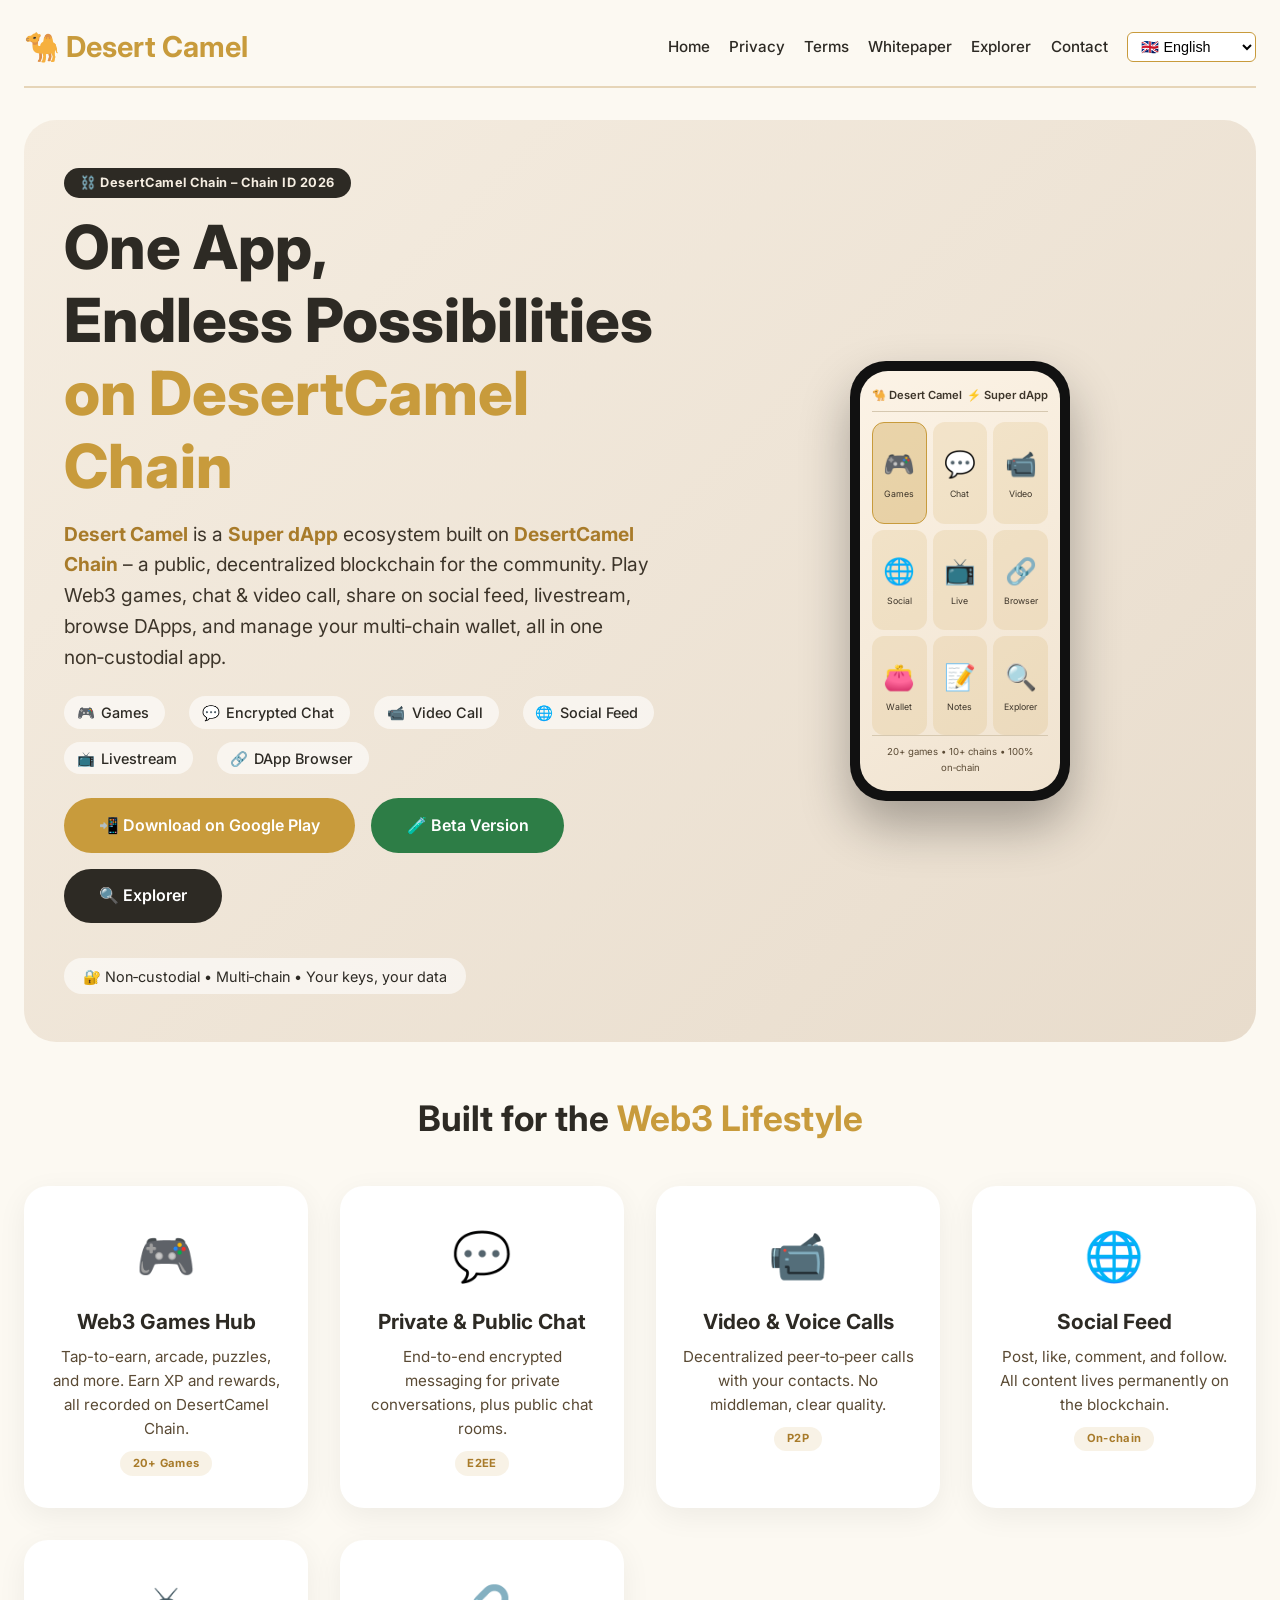
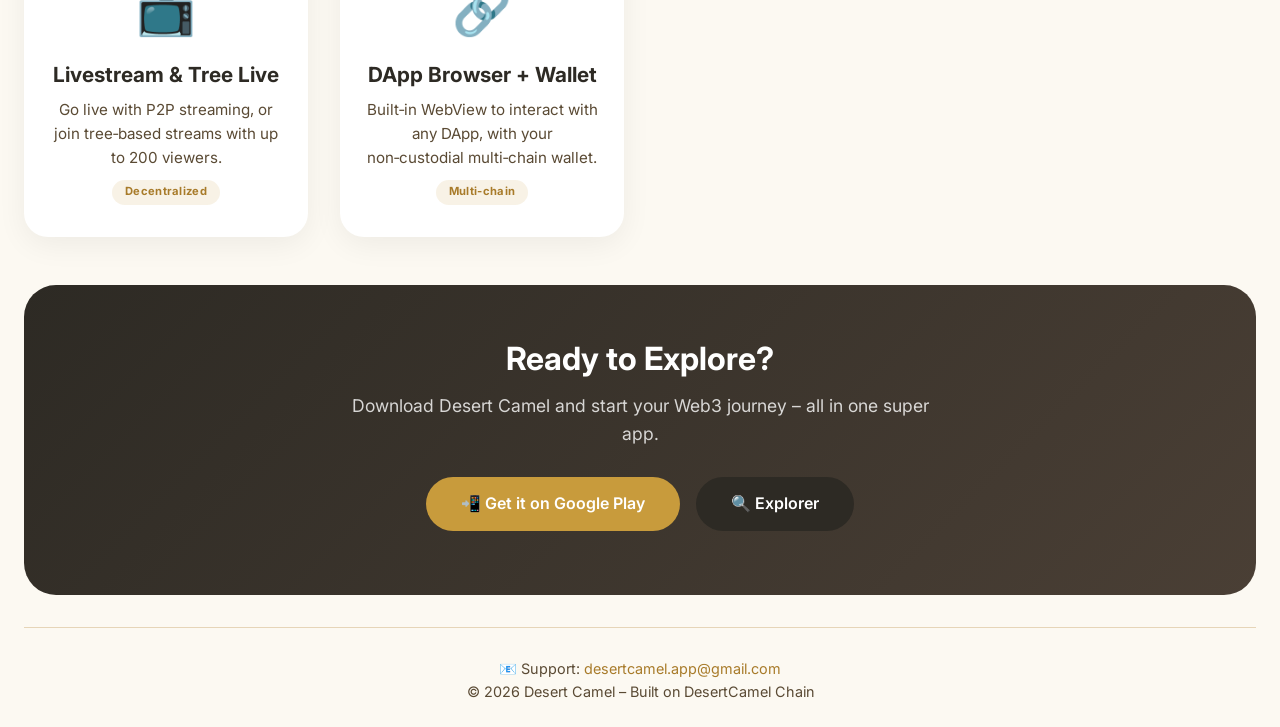
<file: index.html>
<!DOCTYPE html>
<html lang="en">
<head>
  <meta charset="UTF-8" />
  <meta name="viewport" content="width=device-width, initial-scale=1.0" />
  <title>Desert Camel – Super dApp on DesertCamel Chain</title>
  <link href="https://fonts.googleapis.com/css2?family=Inter:opsz,wght@14..32,400..700&display=swap" rel="stylesheet" />
  <style>
    /* Reset & base */
    * {
      margin: 0;
      padding: 0;
      box-sizing: border-box;
    }
    body {
      font-family: 'Inter', sans-serif;
      background: #fcf9f2;
      color: #2d2a24;
      line-height: 1.6;
      padding: 1.5rem;
      max-width: 1280px;
      margin: 0 auto;
      min-height: 100vh;
      display: flex;
      flex-direction: column;
    }
    header {
      display: flex;
      justify-content: space-between;
      align-items: center;
      flex-wrap: wrap;
      padding-bottom: 1rem;
      border-bottom: 2px solid #e6d5b8;
      margin-bottom: 2rem;
    }
    .logo {
      font-size: 1.8rem;
      font-weight: 700;
      display: flex;
      align-items: center;
      gap: 0.4rem;
    }
    .logo span {
      color: #c89b3c;
    }
    nav {
      display: flex;
      align-items: center;
      flex-wrap: wrap;
      gap: 0.5rem 1.2rem;
    }
    nav a {
      color: #2d2a24;
      text-decoration: none;
      font-weight: 500;
      font-size: 0.95rem;
      transition: color 0.2s;
    }
    nav a:hover {
      color: #c89b3c;
    }
    .lang-select {
      padding: 0.3rem 0.6rem;
      border-radius: 6px;
      border: 1px solid #c89b3c;
      background: white;
      font-size: 0.9rem;
      cursor: pointer;
    }
    /* Hero */
    .hero {
      display: flex;
      flex-wrap: wrap;
      align-items: center;
      gap: 3rem;
      background: linear-gradient(135deg, #f5ede1, #e8dccc);
      padding: 3rem 2.5rem;
      border-radius: 2rem;
      margin-bottom: 3rem;
    }
    .hero-text {
      flex: 1 1 340px;
    }
    .hero-text h1 {
      font-size: clamp(2.4rem, 5vw, 3.8rem);
      line-height: 1.2;
      font-weight: 800;
    }
    .hero-text h1 .highlight {
      color: #c89b3c;
    }
    .hero-text .tagline {
      font-size: 1.2rem;
      margin: 1rem 0 1.5rem;
      color: #3d352a;
    }
    .hero-text .tagline strong {
      color: #a87b2a;
    }
    .hero-text .chain-badge {
      display: inline-block;
      background: #2d2a24;
      color: #f5ede1;
      font-size: 0.8rem;
      font-weight: 700;
      padding: 0.3rem 1rem;
      border-radius: 30px;
      margin-bottom: 0.8rem;
      letter-spacing: 0.5px;
    }
    .badge-group {
      display: flex;
      flex-wrap: wrap;
      gap: 0.8rem 1.5rem;
      margin: 1.2rem 0 1.5rem;
    }
    .badge-item {
      display: flex;
      align-items: center;
      gap: 0.4rem;
      background: rgba(255, 255, 255, 0.6);
      padding: 0.3rem 1rem 0.3rem 0.8rem;
      border-radius: 30px;
      font-size: 0.9rem;
      font-weight: 500;
    }
    .btn-group {
      display: flex;
      flex-wrap: wrap;
      gap: 1rem;
      margin: 1.5rem 0 1rem;
    }
    .btn {
      display: inline-block;
      background: #c89b3c;
      color: #fff;
      padding: 0.9rem 2.2rem;
      border-radius: 50px;
      font-weight: 600;
      text-decoration: none;
      transition: 0.25s ease;
      border: none;
      cursor: pointer;
    }
    .btn:hover {
      background: #a87b2a;
      transform: scale(1.02);
    }
    .btn-secondary {
      background: #2d7d46;
    }
    .btn-secondary:hover {
      background: #1e5f33;
    }
    .btn-dark {
      background: #2d2a24;
    }
    .btn-dark:hover {
      background: #1a1814;
    }
    .trust-badge {
      margin-top: 1.2rem;
      font-size: 0.9rem;
      background: rgba(255, 255, 255, 0.6);
      padding: 0.4rem 1.2rem;
      border-radius: 30px;
      display: inline-block;
    }
    /* Phone mockup */
    .hero-mockup {
      flex: 1 1 260px;
      display: flex;
      justify-content: center;
    }
    .phone {
      width: 220px;
      height: 440px;
      background: #111;
      border-radius: 36px;
      padding: 10px;
      box-shadow: 0 25px 50px rgba(0, 0, 0, 0.3);
    }
    .phone-screen {
      width: 100%;
      height: 100%;
      background: linear-gradient(145deg, #fcf3e6, #f0e3d0);
      border-radius: 28px;
      padding: 16px 12px;
      display: flex;
      flex-direction: column;
      overflow: hidden;
    }
    .app-ui {
      display: flex;
      flex-direction: column;
      height: 100%;
    }
    .app-header {
      display: flex;
      justify-content: space-between;
      font-size: 0.7rem;
      font-weight: 600;
      color: #3d352a;
      padding-bottom: 6px;
      border-bottom: 1px solid #d6c8b0;
    }
    .app-grid {
      display: grid;
      grid-template-columns: 1fr 1fr 1fr;
      gap: 6px;
      margin-top: 10px;
      flex: 1;
    }
    .app-icon {
      background: rgba(200, 155, 60, 0.15);
      border-radius: 12px;
      display: flex;
      flex-direction: column;
      align-items: center;
      justify-content: center;
      font-size: 1.6rem;
      padding: 6px 0;
      transition: 0.2s;
    }
    .app-icon span {
      font-size: 0.55rem;
      color: #3d352a;
      margin-top: 2px;
    }
    .app-icon.highlight {
      background: rgba(200, 155, 60, 0.35);
      border: 1.5px solid #c89b3c;
    }
    .app-footer {
      margin-top: auto;
      font-size: 0.6rem;
      color: #5a4a34;
      text-align: center;
      padding-top: 8px;
      border-top: 1px solid #d6c8b0;
    }
    /* Features */
    .features {
      margin: 3rem 0;
    }
    .features h2 {
      text-align: center;
      font-size: 2.2rem;
      margin-bottom: 2.5rem;
      font-weight: 700;
    }
    .features h2 span {
      color: #c89b3c;
    }
    .feature-grid {
      display: grid;
      grid-template-columns: repeat(auto-fit, minmax(250px, 1fr));
      gap: 2rem;
    }
    .feature-card {
      background: #fff;
      padding: 2rem 1.5rem;
      border-radius: 1.5rem;
      box-shadow: 0 8px 30px rgba(0, 0, 0, 0.06);
      text-align: center;
      transition: transform 0.2s;
    }
    .feature-card:hover {
      transform: translateY(-6px);
    }
    .feature-card .icon {
      font-size: 3rem;
      margin-bottom: 0.5rem;
    }
    .feature-card h3 {
      font-size: 1.3rem;
      margin: 0.6rem 0 0.4rem;
    }
    .feature-card p {
      font-size: 0.95rem;
      color: #5a4a34;
    }
    .feature-card .tag {
      display: inline-block;
      background: #c89b3c20;
      color: #a87b2a;
      font-size: 0.7rem;
      font-weight: 700;
      padding: 0.2rem 0.8rem;
      border-radius: 20px;
      margin-top: 0.6rem;
      letter-spacing: 0.3px;
    }
    /* CTA */
    .cta-section {
      background: linear-gradient(135deg, #2d2a24, #4a3f35);
      color: white;
      padding: 3rem 2rem;
      border-radius: 2rem;
      text-align: center;
      margin: 3rem 0 2rem;
    }
    .cta-section h2 {
      font-size: 2rem;
      margin-bottom: 0.5rem;
    }
    .cta-section p {
      font-size: 1.1rem;
      opacity: 0.8;
      max-width: 600px;
      margin: 0 auto 1.8rem;
    }
    .cta-section .btn-group {
      justify-content: center;
    }
    /* Footer */
    footer {
      margin-top: auto;
      border-top: 1px solid #e6d5b8;
      padding-top: 1.8rem;
      text-align: center;
      color: #5a4a34;
      font-size: 0.9rem;
    }
    footer a {
      color: #a87b2a;
      text-decoration: none;
    }
    footer a:hover {
      text-decoration: underline;
    }

    /* Responsive */
    @media (max-width: 700px) {
      header {
        flex-direction: column;
        gap: 0.8rem;
        align-items: center;
      }
      nav {
        justify-content: center;
      }
      nav a {
        font-size: 0.85rem;
      }
      .hero {
        flex-direction: column;
        text-align: center;
        padding: 2rem 1.5rem;
      }
      .btn-group {
        justify-content: center;
      }
      .badge-group {
        justify-content: center;
      }
      .phone {
        width: 180px;
        height: 360px;
      }
      .app-icon {
        font-size: 1.3rem;
      }
      .app-icon span {
        font-size: 0.5rem;
      }
      .features h2 {
        font-size: 1.8rem;
      }
      .feature-grid {
        grid-template-columns: 1fr 1fr;
      }
    }
    @media (max-width: 450px) {
      .feature-grid {
        grid-template-columns: 1fr;
      }
      .hero-text h1 {
        font-size: 2rem;
      }
    }
  </style>
</head>
<body>
  <header>
    <div class="logo">🐪 <span>Desert Camel</span></div>
    <nav>
      <a href="index.html" data-key="home">Home</a>
      <a href="privacy.html" data-key="privacy">Privacy</a>
      <a href="terms.html" data-key="terms">Terms</a>
      <a href="whitepaper.html" data-key="whitepaper">Whitepaper</a>
      <a href="http://scan.desertcamel.app" target="_blank" rel="noopener">Explorer</a>
      <a href="contact.html" data-key="contact">Contact</a>
      <select class="lang-select" id="langSelector" onchange="switchLang(this.value)">
        <option value="en">🇬🇧 English</option>
        <option value="vi">🇻🇳 Tiếng Việt</option>
        <option value="zh">🇨🇳 中文</option>
        <option value="hi">🇮🇳 हिंदी</option>
        <option value="ar">🇸🇦 العربية</option>
        <option value="id">🇮🇩 Indonesia</option>
        <option value="ms">🇲🇾 Melayu</option>
        <option value="fr">🇫🇷 Français</option>
        <option value="pt">🇵🇹 Português</option>
        <option value="ko">🇰🇷 한국어</option>
        <option value="ja">🇯🇵 日本語</option>
      </select>
    </nav>
  </header>

  <main>
    <!-- Hero Section -->
    <section class="hero">
      <div class="hero-text">
        <div class="chain-badge" data-key="chain-badge">⛓️ DesertCamel Chain – Chain ID 2026</div>
        <h1>
          <span data-key="hero-line1">One App,</span><br />
          <span data-key="hero-line2">Endless Possibilities</span><br />
          <span class="highlight" data-key="hero-line3">on DesertCamel Chain</span>
        </h1>
        <p class="tagline" data-key="hero-desc">
          <strong>Desert Camel</strong> is a <strong>Super dApp</strong> ecosystem built on 
          <strong>DesertCamel Chain</strong> – a public, decentralized blockchain for the community. 
          Play Web3 games, chat &amp; video call, share on social feed, livestream, browse DApps, 
          and manage your multi‑chain wallet, all in one non‑custodial app.
        </p>
        <div class="badge-group">
          <span class="badge-item">🎮 <span data-key="badge-games">Games</span></span>
          <span class="badge-item">💬 <span data-key="badge-chat">Encrypted Chat</span></span>
          <span class="badge-item">📹 <span data-key="badge-call">Video Call</span></span>
          <span class="badge-item">🌐 <span data-key="badge-social">Social Feed</span></span>
          <span class="badge-item">📺 <span data-key="badge-live">Livestream</span></span>
          <span class="badge-item">🔗 <span data-key="badge-dapp">DApp Browser</span></span>
        </div>
        <div class="btn-group">
          <a href="https://play.google.com/store/apps/details?id=app.desertcamel.taponsidrachain" target="_blank" class="btn" data-key="hero-btn">📲 Download on Google Play</a>
          <a href="https://drive.google.com/uc?export=download&id=1f9a2H4D3hfqAbuxuEFLCavRrPLI6hvHf" download class="btn btn-secondary" data-key="hero-beta">🧪 Beta Version</a>
          <a href="http://scan.desertcamel.app" target="_blank" rel="noopener" class="btn btn-dark">🔍 Explorer</a>
        </div>
        <div class="trust-badge" data-key="trust-badge">🔐 Non‑custodial • Multi‑chain • Your keys, your data</div>
      </div>
      <div class="hero-mockup">
        <div class="phone">
          <div class="phone-screen">
            <div class="app-ui">
              <div class="app-header">
                <span>🐪 Desert Camel</span>
                <span>⚡ Super dApp</span>
              </div>
              <div class="app-grid">
                <div class="app-icon highlight">🎮<span>Games</span></div>
                <div class="app-icon">💬<span>Chat</span></div>
                <div class="app-icon">📹<span>Video</span></div>
                <div class="app-icon">🌐<span>Social</span></div>
                <div class="app-icon">📺<span>Live</span></div>
                <div class="app-icon">🔗<span>Browser</span></div>
                <div class="app-icon">👛<span>Wallet</span></div>
                <div class="app-icon">📝<span>Notes</span></div>
                <div class="app-icon">🔍<span>Explorer</span></div>
              </div>
              <div class="app-footer" data-key="mockup-footer">20+ games • 10+ chains • 100% on‑chain</div>
            </div>
          </div>
        </div>
      </div>
    </section>

    <!-- Features -->
    <section class="features">
      <h2 data-key="features-title">Built for the <span>Web3 Lifestyle</span></h2>
      <div class="feature-grid">
        <div class="feature-card">
          <div class="icon">🎮</div>
          <h3 data-key="f1-title">Web3 Games Hub</h3>
          <p data-key="f1-desc">Tap-to-earn, arcade, puzzles, and more. Earn XP and rewards, all recorded on DesertCamel Chain.</p>
          <span class="tag" data-key="f1-tag">20+ Games</span>
        </div>
        <div class="feature-card">
          <div class="icon">💬</div>
          <h3 data-key="f2-title">Private &amp; Public Chat</h3>
          <p data-key="f2-desc">End-to-end encrypted messaging for private conversations, plus public chat rooms.</p>
          <span class="tag" data-key="f2-tag">E2EE</span>
        </div>
        <div class="feature-card">
          <div class="icon">📹</div>
          <h3 data-key="f3-title">Video &amp; Voice Calls</h3>
          <p data-key="f3-desc">Decentralized peer‑to‑peer calls with your contacts. No middleman, clear quality.</p>
          <span class="tag" data-key="f3-tag">P2P</span>
        </div>
        <div class="feature-card">
          <div class="icon">🌐</div>
          <h3 data-key="f4-title">Social Feed</h3>
          <p data-key="f4-desc">Post, like, comment, and follow. All content lives permanently on the blockchain.</p>
          <span class="tag" data-key="f4-tag">On‑chain</span>
        </div>
        <div class="feature-card">
          <div class="icon">📺</div>
          <h3 data-key="f5-title">Livestream &amp; Tree Live</h3>
          <p data-key="f5-desc">Go live with P2P streaming, or join tree‑based streams with up to 200 viewers.</p>
          <span class="tag" data-key="f5-tag">Decentralized</span>
        </div>
        <div class="feature-card">
          <div class="icon">🔗</div>
          <h3 data-key="f6-title">DApp Browser + Wallet</h3>
          <p data-key="f6-desc">Built‑in WebView to interact with any DApp, with your non‑custodial multi‑chain wallet.</p>
          <span class="tag" data-key="f6-tag">Multi‑chain</span>
        </div>
      </div>
    </section>

    <!-- Call to Action -->
    <section class="cta-section">
      <h2 data-key="cta-title">Ready to Explore?</h2>
      <p data-key="cta-desc">Download Desert Camel and start your Web3 journey – all in one super app.</p>
      <div class="btn-group">
        <a href="https://play.google.com/store/apps/details?id=app.desertcamel.taponsidrachain" target="_blank" class="btn" data-key="cta-btn">📲 Get it on Google Play</a>
        <a href="http://scan.desertcamel.app" target="_blank" rel="noopener" class="btn btn-dark">🔍 Explorer</a>
      </div>
    </section>
  </main>

  <footer>
    <p data-key="footer-support">📧 Support: <a href="mailto:desertcamel.app@gmail.com">desertcamel.app@gmail.com</a></p>
    <p data-key="footer-copy">© 2026 Desert Camel – Built on DesertCamel Chain</p>
  </footer>

  <script>
    // ================================================================
    //  TRANSLATIONS – based on your ARB files
    // ================================================================
    const translations = {
      en: {
        home: 'Home', privacy: 'Privacy', terms: 'Terms', contact: 'Contact',
        'chain-badge': '⛓️ DesertCamel Chain – Chain ID 2026',
        'hero-line1': 'One App,',
        'hero-line2': 'Endless Possibilities',
        'hero-line3': 'on DesertCamel Chain',
        'hero-desc': '<strong>Desert Camel</strong> is a <strong>Super dApp</strong> ecosystem built on <strong>DesertCamel Chain</strong> – a public, decentralized blockchain for the community. Play Web3 games, chat &amp; video call, share on social feed, livestream, browse DApps, and manage your multi‑chain wallet, all in one non‑custodial app.',
        'badge-games': 'Games',
        'badge-chat': 'Encrypted Chat',
        'badge-call': 'Video Call',
        'badge-social': 'Social Feed',
        'badge-live': 'Livestream',
        'badge-dapp': 'DApp Browser',
        'hero-btn': '📲 Download on Google Play',
        'hero-beta': '🧪 Beta Version',
        'trust-badge': '🔐 Non‑custodial • Multi‑chain • Your keys, your data',
        'mockup-footer': '20+ games • 10+ chains • 100% on‑chain',
        'features-title': 'Built for the <span>Web3 Lifestyle</span>',
        'f1-title': 'Web3 Games Hub',
        'f1-desc': 'Tap-to-earn, arcade, puzzles, and more. Earn XP and rewards, all recorded on DesertCamel Chain.',
        'f1-tag': '20+ Games',
        'f2-title': 'Private & Public Chat',
        'f2-desc': 'End-to-end encrypted messaging for private conversations, plus public chat rooms.',
        'f2-tag': 'E2EE',
        'f3-title': 'Video & Voice Calls',
        'f3-desc': 'Decentralized peer‑to‑peer calls with your contacts. No middleman, clear quality.',
        'f3-tag': 'P2P',
        'f4-title': 'Social Feed',
        'f4-desc': 'Post, like, comment, and follow. All content lives permanently on the blockchain.',
        'f4-tag': 'On‑chain',
        'f5-title': 'Livestream & Tree Live',
        'f5-desc': 'Go live with P2P streaming, or join tree‑based streams with up to 200 viewers.',
        'f5-tag': 'Decentralized',
        'f6-title': 'DApp Browser + Wallet',
        'f6-desc': 'Built‑in WebView to interact with any DApp, with your non‑custodial multi‑chain wallet.',
        'f6-tag': 'Multi‑chain',
        'cta-title': 'Ready to Explore?',
        'cta-desc': 'Download Desert Camel and start your Web3 journey – all in one super app.',
        'cta-btn': '📲 Get it on Google Play',
        'footer-support': '📧 Support: <a href="mailto:desertcamel.app@gmail.com">desertcamel.app@gmail.com</a>',
        'footer-copy': '© 2026 Desert Camel – Built on DesertCamel Chain'
      },
      vi: {
        home: 'Trang chủ', privacy: 'Chính sách bảo mật', terms: 'Điều khoản', contact: 'Liên hệ',
        'chain-badge': '⛓️ DesertCamel Chain – Chain ID 2026',
        'hero-line1': 'Một ứng dụng,',
        'hero-line2': 'Vô vàn khả năng',
        'hero-line3': 'trên DesertCamel Chain',
        'hero-desc': '<strong>Desert Camel</strong> là hệ sinh thái <strong>Super dApp</strong> được xây dựng trên <strong>DesertCamel Chain</strong> – một blockchain công khai, phi tập trung, dành cho cộng đồng. Chơi game Web3, nhắn tin &amp; gọi video, đăng trên mạng xã hội, livestream, duyệt DApp và quản lý ví đa chuỗi, tất cả trong một ứng dụng không lưu giữ.',
        'badge-games': 'Trò chơi',
        'badge-chat': 'Nhắn tin mã hóa',
        'badge-call': 'Gọi video',
        'badge-social': 'Mạng xã hội',
        'badge-live': 'Livestream',
        'badge-dapp': 'DApp Browser',
        'hero-btn': '📲 Tải xuống trên Google Play',
        'hero-beta': '🧪 Bản Beta',
        'trust-badge': '🔐 Không lưu giữ • Đa chuỗi • Khóa của bạn, dữ liệu của bạn',
        'mockup-footer': '20+ game • 10+ chuỗi • 100% trên chuỗi',
        'features-title': 'Xây dựng cho <span>Lối sống Web3</span>',
        'f1-title': 'Trung tâm Game Web3',
        'f1-desc': 'Chạm để kiếm, arcade, giải đố và hơn thế. Kiếm XP và phần thưởng, tất cả được ghi trên DesertCamel Chain.',
        'f1-tag': '20+ Game',
        'f2-title': 'Chat Riêng tư & Công khai',
        'f2-desc': 'Tin nhắn mã hóa đầu cuối cho trò chuyện riêng tư, cộng với phòng chat công khai.',
        'f2-tag': 'E2EE',
        'f3-title': 'Gọi Video & Thoại',
        'f3-desc': 'Cuộc gọi ngang hàng phi tập trung với danh bạ của bạn. Không trung gian, chất lượng rõ ràng.',
        'f3-tag': 'P2P',
        'f4-title': 'Bảng tin xã hội',
        'f4-desc': 'Đăng, thích, bình luận và theo dõi. Mọi nội dung đều tồn tại vĩnh viễn trên blockchain.',
        'f4-tag': 'Trên chuỗi',
        'f5-title': 'Livestream & Tree Live',
        'f5-desc': 'Phát trực tiếp P2P hoặc tham gia phát trực tiếp dạng cây với tối đa 200 người xem.',
        'f5-tag': 'Phi tập trung',
        'f6-title': 'DApp Browser + Ví',
        'f6-desc': 'WebView tích hợp để tương tác với mọi DApp, với ví đa chuỗi không lưu giữ của bạn.',
        'f6-tag': 'Đa chuỗi',
        'cta-title': 'Sẵn sàng khám phá?',
        'cta-desc': 'Tải Desert Camel và bắt đầu hành trình Web3 của bạn – tất cả trong một siêu ứng dụng.',
        'cta-btn': '📲 Tải trên Google Play',
        'footer-support': '📧 Hỗ trợ: <a href="mailto:desertcamel.app@gmail.com">desertcamel.app@gmail.com</a>',
        'footer-copy': '© 2026 Desert Camel – Xây dựng trên DesertCamel Chain'
      },
      zh: {
        home: '首页', privacy: '隐私政策', terms: '服务条款', contact: '联系我们',
        'chain-badge': '⛓️ DesertCamel Chain – 链 ID 2026',
        'hero-line1': '一个应用，',
        'hero-line2': '无限可能',
        'hero-line3': '在 DesertCamel Chain 上',
        'hero-desc': '<strong>Desert Camel</strong> 是一个 <strong>超级 dApp</strong> 生态系统，建立在 <strong>DesertCamel Chain</strong> 上 – 一个公开、去中心化的区块链，属于社区。玩 Web3 游戏，聊天和视频通话，在社交动态分享，直播，浏览 DApp，并管理您的多链钱包，全部在一个非托管应用中。',
        'badge-games': '游戏',
        'badge-chat': '加密聊天',
        'badge-call': '视频通话',
        'badge-social': '社交动态',
        'badge-live': '直播',
        'badge-dapp': 'DApp 浏览器',
        'hero-btn': '📲 在 Google Play 下载',
        'hero-beta': '🧪 测试版',
        'trust-badge': '🔐 非托管 • 多链 • 您的密钥，您的数据',
        'mockup-footer': '20+ 游戏 • 10+ 条链 • 100% 上链',
        'features-title': '为 <span>Web3 生活方式</span> 打造',
        'f1-title': 'Web3 游戏中心',
        'f1-desc': '点击赚取、街机、拼图等。赚取 XP 和奖励，全部在 DesertCamel Chain 上记录。',
        'f1-tag': '20+ 游戏',
        'f2-title': '私密与公开聊天',
        'f2-desc': '端到端加密消息传递用于私密对话，以及公共聊天室。',
        'f2-tag': '端到端加密',
        'f3-title': '视频与语音通话',
        'f3-desc': '与联系人进行去中心化点对点通话。无中间人，清晰质量。',
        'f3-tag': 'P2P',
        'f4-title': '社交动态',
        'f4-desc': '发布、点赞、评论和关注。所有内容永久保存在区块链上。',
        'f4-tag': '上链',
        'f5-title': '直播与树形直播',
        'f5-desc': '通过 P2P 流媒体直播，或加入基于树的流媒体，最多支持 200 名观众。',
        'f5-tag': '去中心化',
        'f6-title': 'DApp 浏览器 + 钱包',
        'f6-desc': '内置 WebView，可与任何 DApp 交互，使用您的非托管多链钱包。',
        'f6-tag': '多链',
        'cta-title': '准备好探索了吗？',
        'cta-desc': '下载 Desert Camel，开始您的 Web3 之旅 – 全部在一个超级应用。',
        'cta-btn': '📲 在 Google Play 获取',
        'footer-support': '📧 支持: <a href="mailto:desertcamel.app@gmail.com">desertcamel.app@gmail.com</a>',
        'footer-copy': '© 2026 Desert Camel – 基于 DesertCamel Chain 构建'
      },
      hi: {
        home: 'होम', privacy: 'गोपनीयता नीति', terms: 'सेवा की शर्तें', contact: 'संपर्क करें',
        'chain-badge': '⛓️ DesertCamel Chain – चेन आईडी 2026',
        'hero-line1': 'एक ऐप,',
        'hero-line2': 'असीम संभावनाएं',
        'hero-line3': 'DesertCamel Chain पर',
        'hero-desc': '<strong>Desert Camel</strong> एक <strong>Super dApp</strong> पारिस्थितिकी तंत्र है जो <strong>DesertCamel Chain</strong> पर बनाया गया है – एक सार्वजनिक, विकेन्द्रीकृत ब्लॉकचेन जो समुदाय के लिए है। Web3 गेम खेलें, चैट करें और वीडियो कॉल करें, सोशल फीड पर साझा करें, लाइवस्ट्रीम करें, DApps ब्राउज़ करें, और अपने मल्टी-चेन वॉलेट को प्रबंधित करें – सब एक नॉन-कस्टोडियल ऐप में।',
        'badge-games': 'खेल',
        'badge-chat': 'एन्क्रिप्टेड चैट',
        'badge-call': 'वीडियो कॉल',
        'badge-social': 'सोशल फीड',
        'badge-live': 'लाइवस्ट्रीम',
        'badge-dapp': 'DApp ब्राउज़र',
        'hero-btn': '📲 Google Play से डाउनलोड करें',
        'hero-beta': '🧪 बीटा संस्करण',
        'trust-badge': '🔐 गैर-संरक्षक • मल्टी-चेन • आपकी कुंजियाँ, आपका डेटा',
        'mockup-footer': '20+ खेल • 10+ चेन • 100% ऑन-चेन',
        'features-title': '<span>Web3 जीवनशैली</span> के लिए निर्मित',
        'f1-title': 'Web3 गेम हब',
        'f1-desc': 'टैप-टू-अर्न, आर्केड, पहेलियाँ और बहुत कुछ। XP और पुरस्कार अर्जित करें, सभी DesertCamel Chain पर रिकॉर्ड किए गए।',
        'f1-tag': '20+ खेल',
        'f2-title': 'निजी और सार्वजनिक चैट',
        'f2-desc': 'निजी बातचीत के लिए एंड-टू-एंड एन्क्रिप्टेड मैसेजिंग, साथ ही सार्वजनिक चैट रूम।',
        'f2-tag': 'E2EE',
        'f3-title': 'वीडियो और वॉइस कॉल',
        'f3-desc': 'अपने संपर्कों के साथ विकेन्द्रीकृत पीयर-टू-पीयर कॉल। कोई मध्यस्थ नहीं, स्पष्ट गुणवत्ता।',
        'f3-tag': 'P2P',
        'f4-title': 'सोशल फीड',
        'f4-desc': 'पोस्ट करें, लाइक करें, टिप्पणी करें और फॉलो करें। सभी सामग्री स्थायी रूप से ब्लॉकचेन पर रहती है।',
        'f4-tag': 'ऑन-चेन',
        'f5-title': 'लाइवस्ट्रीम और ट्री लाइव',
        'f5-desc': 'P2P स्ट्रीमिंग के साथ लाइव जाएं, या 200 दर्शकों तक के ट्री-आधारित स्ट्रीम में शामिल हों।',
        'f5-tag': 'विकेन्द्रीकृत',
        'f6-title': 'DApp ब्राउज़र + वॉलेट',
        'f6-desc': 'किसी भी DApp के साथ बातचीत करने के लिए अंतर्निहित WebView, आपके गैर-संरक्षक मल्टी-चेन वॉलेट के साथ।',
        'f6-tag': 'मल्टी-चेन',
        'cta-title': 'खोजने के लिए तैयार हैं?',
        'cta-desc': 'Desert Camel डाउनलोड करें और अपनी Web3 यात्रा शुरू करें – सब एक सुपर ऐप में।',
        'cta-btn': '📲 Google Play पर प्राप्त करें',
        'footer-support': '📧 सहायता: <a href="mailto:desertcamel.app@gmail.com">desertcamel.app@gmail.com</a>',
        'footer-copy': '© 2026 Desert Camel – DesertCamel Chain पर निर्मित'
      },
      ar: {
        home: 'الرئيسية', privacy: 'سياسة الخصوصية', terms: 'شروط الخدمة', contact: 'اتصل بنا',
        'chain-badge': '⛓️ DesertCamel Chain – معرف السلسلة 2026',
        'hero-line1': 'تطبيق واحد،',
        'hero-line2': 'إمكانيات لا حصر لها',
        'hero-line3': 'على DesertCamel Chain',
        'hero-desc': '<strong>Desert Camel</strong> هو نظام بيئي <strong>Super dApp</strong> مبني على <strong>DesertCamel Chain</strong> – سلسلة كتل عامة، لا مركزية، للمجتمع. العب ألعاب Web3، وتحدث ودردشة فيديو، وشارك في الخلاصة الاجتماعية، وبث مباشر، وتصفح DApps، وأدر محفظتك متعددة السلاسل – كل ذلك في تطبيق غير أمين واحد.',
        'badge-games': 'ألعاب',
        'badge-chat': 'دردشة مشفرة',
        'badge-call': 'مكالمة فيديو',
        'badge-social': 'الخلاصة الاجتماعية',
        'badge-live': 'بث مباشر',
        'badge-dapp': 'متصفح DApp',
        'hero-btn': '📲 تنزيل من Google Play',
        'hero-beta': '🧪 نسخة تجريبية',
        'trust-badge': '🔐 غير أمين • متعدد السلاسل • مفاتيحك، بياناتك',
        'mockup-footer': '20+ لعبة • 10+ سلاسل • 100% على السلسلة',
        'features-title': 'مصمم لـ <span>نمط حياة Web3</span>',
        'f1-title': 'مركز ألعاب Web3',
        'f1-desc': 'انقر لتربح، أركيد، ألغاز، والمزيد. اكسب XP والمكافآت، كلها مسجلة على DesertCamel Chain.',
        'f1-tag': '20+ لعبة',
        'f2-title': 'دردشة خاصة وعامة',
        'f2-desc': 'رسائل مشفرة من طرف إلى طرف للمحادثات الخاصة، بالإضافة إلى غرف دردشة عامة.',
        'f2-tag': 'E2EE',
        'f3-title': 'مكالمات فيديو وصوت',
        'f3-desc': 'مكالمات ند لند لا مركزية مع جهات الاتصال الخاصة بك. لا وسطاء، جودة واضحة.',
        'f3-tag': 'P2P',
        'f4-title': 'الخلاصة الاجتماعية',
        'f4-desc': 'انشر، أعجب، علق، وتابع. كل المحتوى يعيش بشكل دائم على سلسلة الكتل.',
        'f4-tag': 'على السلسلة',
        'f5-title': 'البث المباشر والبث الشجري',
        'f5-desc': 'انطلق مباشرة مع بث P2P، أو انضم إلى البث القائم على الشجرة مع ما يصل إلى 200 مشاهد.',
        'f5-tag': 'لا مركزية',
        'f6-title': 'متصفح DApp + محفظة',
        'f6-desc': 'WebView مدمج للتفاعل مع أي DApp، مع محفظتك غير الأمينة متعددة السلاسل.',
        'f6-tag': 'متعدد السلاسل',
        'cta-title': 'مستعد للاستكشاف؟',
        'cta-desc': 'قم بتنزيل Desert Camel وابدأ رحلتك في Web3 – كل ذلك في تطبيق خارق واحد.',
        'cta-btn': '📲 احصل عليه من Google Play',
        'footer-support': '📧 الدعم: <a href="mailto:desertcamel.app@gmail.com">desertcamel.app@gmail.com</a>',
        'footer-copy': '© 2026 Desert Camel – مبني على DesertCamel Chain'
      },
      id: {
        home: 'Beranda', privacy: 'Kebijakan Privasi', terms: 'Syarat Layanan', contact: 'Kontak',
        'chain-badge': '⛓️ DesertCamel Chain – ID Rantai 2026',
        'hero-line1': 'Satu Aplikasi,',
        'hero-line2': 'Kemungkinan Tanpa Batas',
        'hero-line3': 'di DesertCamel Chain',
        'hero-desc': '<strong>Desert Camel</strong> adalah ekosistem <strong>Super dApp</strong> yang dibangun di <strong>DesertCamel Chain</strong> – blockchain publik, terdesentralisasi untuk komunitas. Mainkan game Web3, obrolan &amp; panggilan video, bagikan di umpan sosial, siaran langsung, jelajahi DApp, dan kelola dompet multi-rantai Anda – semua dalam satu aplikasi non‑kustodial.',
        'badge-games': 'Game',
        'badge-chat': 'Obrolan Terenkripsi',
        'badge-call': 'Panggilan Video',
        'badge-social': 'Umpan Sosial',
        'badge-live': 'Siaran Langsung',
        'badge-dapp': 'Browser DApp',
        'hero-btn': '📲 Unduh di Google Play',
        'hero-beta': '🧪 Versi Beta',
        'trust-badge': '🔐 Non‑kustodial • Multi‑rantai • Kunci Anda, data Anda',
        'mockup-footer': '20+ game • 10+ rantai • 100% on‑chain',
        'features-title': 'Dibangun untuk <span>Gaya Hidup Web3</span>',
        'f1-title': 'Pusat Game Web3',
        'f1-desc': 'Tap-to-earn, arcade, teka-teki, dan lainnya. Dapatkan XP dan hadiah, semua tercatat di DesertCamel Chain.',
        'f1-tag': '20+ Game',
        'f2-title': 'Obrolan Pribadi & Publik',
        'f2-desc': 'Pesan terenkripsi ujung-ke-ujung untuk percakapan pribadi, ditambah ruang obrolan publik.',
        'f2-tag': 'E2EE',
        'f3-title': 'Panggilan Video & Suara',
        'f3-desc': 'Panggilan peer‑to‑peer terdesentralisasi dengan kontak Anda. Tanpa perantara, kualitas jernih.',
        'f3-tag': 'P2P',
        'f4-title': 'Umpan Sosial',
        'f4-desc': 'Posting, suka, komentar, dan ikuti. Semua konten hidup secara permanen di blockchain.',
        'f4-tag': 'On‑chain',
        'f5-title': 'Siaran Langsung & Tree Live',
        'f5-desc': 'Siaran langsung dengan streaming P2P, atau bergabung dengan streaming berbasis pohon hingga 200 pemirsa.',
        'f5-tag': 'Terdesentralisasi',
        'f6-title': 'Browser DApp + Dompet',
        'f6-desc': 'WebView bawaan untuk berinteraksi dengan DApp apa pun, dengan dompet multi-rantai non‑kustodial Anda.',
        'f6-tag': 'Multi‑rantai',
        'cta-title': 'Siap Menjelajah?',
        'cta-desc': 'Unduh Desert Camel dan mulai perjalanan Web3 Anda – semua dalam satu super aplikasi.',
        'cta-btn': '📲 Dapatkan di Google Play',
        'footer-support': '📧 Dukungan: <a href="mailto:desertcamel.app@gmail.com">desertcamel.app@gmail.com</a>',
        'footer-copy': '© 2026 Desert Camel – Dibangun di DesertCamel Chain'
      },
      ms: {
        home: 'Laman Utama', privacy: 'Dasar Privasi', terms: 'Terma Perkhidmatan', contact: 'Hubungi',
        'chain-badge': '⛓️ DesertCamel Chain – ID Rantaian 2026',
        'hero-line1': 'Satu Apl,',
        'hero-line2': 'Kemungkinan Tidak Terbatas',
        'hero-line3': 'di DesertCamel Chain',
        'hero-desc': '<strong>Desert Camel</strong> ialah ekosistem <strong>Super dApp</strong> yang dibina di atas <strong>DesertCamel Chain</strong> – blockchain awam, terpencar untuk komuniti. Mainkan permainan Web3, berbual &amp; panggilan video, kongsi di suapan sosial, siaran langsung, layari DApp, dan urus dompet pelbagai rantaian anda – semuanya dalam satu aplikasi bukan‑penjaga.',
        'badge-games': 'Permainan',
        'badge-chat': 'Perbualan Disulitkan',
        'badge-call': 'Panggilan Video',
        'badge-social': 'Suapan Sosial',
        'badge-live': 'Siaran Langsung',
        'badge-dapp': 'Pelayar DApp',
        'hero-btn': '📲 Muat turun di Google Play',
        'hero-beta': '🧪 Versi Beta',
        'trust-badge': '🔐 Bukan‑penjaga • Pelbagai rantaian • Kunci anda, data anda',
        'mockup-footer': '20+ permainan • 10+ rantaian • 100% pada rantaian',
        'features-title': 'Dibina untuk <span>Gaya Hidup Web3</span>',
        'f1-title': 'Hab Permainan Web3',
        'f1-desc': 'Ketuk-untuk-peroleh, arked, teka-teki, dan banyak lagi. Peroleh XP dan ganjaran, semua direkodkan pada DesertCamel Chain.',
        'f1-tag': '20+ Permainan',
        'f2-title': 'Perbualan Persendirian & Awam',
        'f2-desc': 'Pemesejan disulitkan hujung-ke-hujung untuk perbualan persendirian, ditambah bilik perbualan awam.',
        'f2-tag': 'E2EE',
        'f3-title': 'Panggilan Video & Suara',
        'f3-desc': 'Panggilan peer‑to‑peer terpencar dengan kenalan anda. Tiada orang tengah, kualiti jelas.',
        'f3-tag': 'P2P',
        'f4-title': 'Suapan Sosial',
        'f4-desc': 'Siarkan, suka, komen, dan ikuti. Semua kandungan kekal secara kekal di blockchain.',
        'f4-tag': 'Pada rantaian',
        'f5-title': 'Siaran Langsung & Tree Live',
        'f5-desc': 'Siaran langsung dengan penstriman P2P, atau sertai penstriman berasaskan pokok sehingga 200 penonton.',
        'f5-tag': 'Terpencar',
        'f6-title': 'Pelayar DApp + Dompet',
        'f6-desc': 'WebView terbina untuk berinteraksi dengan mana‑mana DApp, dengan dompet pelbagai rantaian bukan‑penjaga anda.',
        'f6-tag': 'Pelbagai rantaian',
        'cta-title': 'Sedia Meneroka?',
        'cta-desc': 'Muat turun Desert Camel dan mulakan perjalanan Web3 anda – semuanya dalam satu super apl.',
        'cta-btn': '📲 Dapatkan di Google Play',
        'footer-support': '📧 Sokongan: <a href="mailto:desertcamel.app@gmail.com">desertcamel.app@gmail.com</a>',
        'footer-copy': '© 2026 Desert Camel – Dibina di DesertCamel Chain'
      },
      fr: {
        home: 'Accueil', privacy: 'Confidentialité', terms: 'Conditions', contact: 'Contact',
        'chain-badge': '⛓️ DesertCamel Chain – ID de chaîne 2026',
        'hero-line1': 'Une application,',
        'hero-line2': 'Des possibilités infinies',
        'hero-line3': 'sur DesertCamel Chain',
        'hero-desc': '<strong>Desert Camel</strong> est un écosystème <strong>Super dApp</strong> construit sur <strong>DesertCamel Chain</strong> – une blockchain publique, décentralisée pour la communauté. Jouez à des jeux Web3, discutez et appelez en vidéo, partagez sur le fil social, diffusez en direct, parcourez les DApps et gérez votre portefeuille multi‑chaînes – le tout dans une application non‑custodiale.',
        'badge-games': 'Jeux',
        'badge-chat': 'Chat chiffré',
        'badge-call': 'Appel vidéo',
        'badge-social': 'Fil social',
        'badge-live': 'Livestream',
        'badge-dapp': 'Navigateur DApp',
        'hero-btn': '📲 Télécharger sur Google Play',
        'hero-beta': '🧪 Version bêta',
        'trust-badge': '🔐 Non‑custodial • Multi‑chaînes • Vos clés, vos données',
        'mockup-footer': '20+ jeux • 10+ chaînes • 100% on‑chain',
        'features-title': 'Conçu pour le <span>mode de vie Web3</span>',
        'f1-title': 'Hub de jeux Web3',
        'f1-desc': 'Tap-to-earn, arcade, puzzles, etc. Gagnez des XP et des récompenses, tout enregistré sur DesertCamel Chain.',
        'f1-tag': '20+ jeux',
        'f2-title': 'Chat privé et public',
        'f2-desc': 'Messagerie chiffrée de bout en bout pour les conversations privées, plus des salons publics.',
        'f2-tag': 'E2EE',
        'f3-title': 'Appels vidéo et vocaux',
        'f3-desc': 'Appels pair‑à‑pair décentralisés avec vos contacts. Pas d’intermédiaire, qualité claire.',
        'f3-tag': 'P2P',
        'f4-title': 'Fil social',
        'f4-desc': 'Publiez, aimez, commentez et suivez. Tout le contenu vit en permanence sur la blockchain.',
        'f4-tag': 'On‑chain',
        'f5-title': 'Livestream & Tree Live',
        'f5-desc': 'Diffusez en direct avec le streaming P2P, ou rejoignez des streams arborescents jusqu’à 200 spectateurs.',
        'f5-tag': 'Décentralisé',
        'f6-title': 'Navigateur DApp + Portefeuille',
        'f6-desc': 'WebView intégré pour interagir avec n’importe quelle DApp, avec votre portefeuille multi‑chaînes non‑custodial.',
        'f6-tag': 'Multi‑chaînes',
        'cta-title': 'Prêt à explorer ?',
        'cta-desc': 'Téléchargez Desert Camel et commencez votre voyage Web3 – tout dans une super application.',
        'cta-btn': '📲 Obtenez-le sur Google Play',
        'footer-support': '📧 Support : <a href="mailto:desertcamel.app@gmail.com">desertcamel.app@gmail.com</a>',
        'footer-copy': '© 2026 Desert Camel – Construit sur DesertCamel Chain'
      },
      pt: {
        home: 'Início', privacy: 'Privacidade', terms: 'Termos', contact: 'Contato',
        'chain-badge': '⛓️ DesertCamel Chain – ID da cadeia 2026',
        'hero-line1': 'Um aplicativo,',
        'hero-line2': 'Possibilidades infinitas',
        'hero-line3': 'na DesertCamel Chain',
        'hero-desc': '<strong>Desert Camel</strong> é um ecossistema <strong>Super dApp</strong> construído na <strong>DesertCamel Chain</strong> – uma blockchain pública, descentralizada para a comunidade. Jogue jogos Web3, converse e faça chamadas de vídeo, compartilhe no feed social, faça transmissões ao vivo, navegue por DApps e gerencie sua carteira multi‑chain – tudo em um aplicativo não‑custodial.',
        'badge-games': 'Jogos',
        'badge-chat': 'Chat criptografado',
        'badge-call': 'Chamada de vídeo',
        'badge-social': 'Feed social',
        'badge-live': 'Transmissão ao vivo',
        'badge-dapp': 'Navegador DApp',
        'hero-btn': '📲 Baixar no Google Play',
        'hero-beta': '🧪 Versão beta',
        'trust-badge': '🔐 Não‑custodial • Multi‑cadeia • Suas chaves, seus dados',
        'mockup-footer': '20+ jogos • 10+ cadeias • 100% on‑chain',
        'features-title': 'Construído para o <span>estilo de vida Web3</span>',
        'f1-title': 'Hub de jogos Web3',
        'f1-desc': 'Toque para ganhar, arcade, quebra-cabeças e muito mais. Ganhe XP e recompensas, tudo registrado na DesertCamel Chain.',
        'f1-tag': '20+ jogos',
        'f2-title': 'Chat privado e público',
        'f2-desc': 'Mensagens criptografadas de ponta a ponta para conversas privadas, além de salas públicas.',
        'f2-tag': 'E2EE',
        'f3-title': 'Chamadas de vídeo e voz',
        'f3-desc': 'Chamadas ponto a ponto descentralizadas com seus contatos. Sem intermediários, qualidade clara.',
        'f3-tag': 'P2P',
        'f4-title': 'Feed social',
        'f4-desc': 'Publique, curta, comente e siga. Todo o conteúdo permanece permanentemente na blockchain.',
        'f4-tag': 'On‑chain',
        'f5-title': 'Transmissão ao vivo e Tree Live',
        'f5-desc': 'Transmita ao vivo com streaming P2P ou participe de streams baseados em árvores com até 200 espectadores.',
        'f5-tag': 'Descentralizado',
        'f6-title': 'Navegador DApp + Carteira',
        'f6-desc': 'WebView integrado para interagir com qualquer DApp, com sua carteira multi‑cadeia não‑custodial.',
        'f6-tag': 'Multi‑cadeia',
        'cta-title': 'Pronto para explorar?',
        'cta-desc': 'Baixe Desert Camel e comece sua jornada Web3 – tudo em um super aplicativo.',
        'cta-btn': '📲 Obtenha no Google Play',
        'footer-support': '📧 Suporte: <a href="mailto:desertcamel.app@gmail.com">desertcamel.app@gmail.com</a>',
        'footer-copy': '© 2026 Desert Camel – Construído na DesertCamel Chain'
      },
      ko: {
        home: '홈', privacy: '개인정보처리방침', terms: '서비스 약관', contact: '연락처',
        'chain-badge': '⛓️ DesertCamel Chain – 체인 ID 2026',
        'hero-line1': '하나의 앱,',
        'hero-line2': '무한한 가능성',
        'hero-line3': 'DesertCamel Chain에서',
        'hero-desc': '<strong>Desert Camel</strong>은 <strong>DesertCamel Chain</strong> 위에 구축된 <strong>Super dApp</strong> 생태계입니다 – 커뮤니티를 위한 공공의 탈중앙화 블록체인입니다. Web3 게임을 하고, 채팅 및 영상 통화를 하고, 소셜 피드에 공유하고, 라이브스트리밍하고, DApp을 탐색하고, 멀티체인 지갑을 관리하세요 – 모두 하나의 비수탁 앱에서 가능합니다.',
        'badge-games': '게임',
        'badge-chat': '암호화된 채팅',
        'badge-call': '영상 통화',
        'badge-social': '소셜 피드',
        'badge-live': '라이브스트리밍',
        'badge-dapp': 'DApp 브라우저',
        'hero-btn': '📲 Google Play에서 다운로드',
        'hero-beta': '🧪 베타 버전',
        'trust-badge': '🔐 비수탁 • 멀티체인 • 내 키, 내 데이터',
        'mockup-footer': '20+ 게임 • 10+ 체인 • 100% 온체인',
        'features-title': '<span>Web3 라이프스타일</span>을 위해 제작됨',
        'f1-title': 'Web3 게임 허브',
        'f1-desc': '탭하여 획득, 아케이드, 퍼즐 등. XP와 보상을 획득하고 모두 DesertCamel Chain에 기록됩니다.',
        'f1-tag': '20+ 게임',
        'f2-title': '비공개 및 공개 채팅',
        'f2-desc': '비공개 대화를 위한 종단간 암호화 메시징, 공개 채팅방도 제공합니다.',
        'f2-tag': 'E2EE',
        'f3-title': '영상 및 음성 통화',
        'f3-desc': '연락처와 탈중앙화된 P2P 통화. 중개자 없이 선명한 음질.',
        'f3-tag': 'P2P',
        'f4-title': '소셜 피드',
        'f4-desc': '게시, 좋아요, 댓글, 팔로우. 모든 콘텐츠가 블록체인에 영구적으로 저장됩니다.',
        'f4-tag': '온체인',
        'f5-title': '라이브스트리밍 및 트리 라이브',
        'f5-desc': 'P2P 스트리밍으로 라이브 방송하거나 최대 200명 시청자가 참여할 수 있는 트리 기반 스트림에 참여하세요.',
        'f5-tag': '탈중앙화',
        'f6-title': 'DApp 브라우저 + 지갑',
        'f6-desc': '내장 WebView로 모든 DApp과 상호작용하고, 비수탁 멀티체인 지갑을 사용하세요.',
        'f6-tag': '멀티체인',
        'cta-title': '탐험할 준비가 되셨나요?',
        'cta-desc': 'Desert Camel을 다운로드하고 Web3 여정을 시작하세요 – 모두 하나의 슈퍼 앱에서.',
        'cta-btn': '📲 Google Play에서 받기',
        'footer-support': '📧 지원: <a href="mailto:desertcamel.app@gmail.com">desertcamel.app@gmail.com</a>',
        'footer-copy': '© 2026 Desert Camel – DesertCamel Chain에서 구축됨'
      },
      ja: {
        home: 'ホーム', privacy: 'プライバシーポリシー', terms: '利用規約', contact: 'お問い合わせ',
        'chain-badge': '⛓️ DesertCamel Chain – チェーンID 2026',
        'hero-line1': '1つのアプリで、',
        'hero-line2': '無限の可能性',
        'hero-line3': 'DesertCamel Chain上で',
        'hero-desc': '<strong>Desert Camel</strong>は<strong>DesertCamel Chain</strong>上に構築された<strong>Super dApp</strong>エコシステムです – コミュニティのための公開・分散型ブロックチェーンです。Web3ゲームをプレイし、チャットやビデオ通話をし、ソーシャルフィードで共有し、ライブ配信し、DAppを閲覧し、マルチチェーンウォレットを管理 – すべてノンカストディアルの1つのアプリで実現します。',
        'badge-games': 'ゲーム',
        'badge-chat': '暗号化チャット',
        'badge-call': 'ビデオ通話',
        'badge-social': 'ソーシャルフィード',
        'badge-live': 'ライブ配信',
        'badge-dapp': 'DAppブラウザ',
        'hero-btn': '📲 Google Playでダウンロード',
        'hero-beta': '🧪 ベータ版',
        'trust-badge': '🔐 ノンカストディアル • マルチチェーン • あなたの鍵、あなたのデータ',
        'mockup-footer': '20+ゲーム • 10+チェーン • 100%オンチェーン',
        'features-title': '<span>Web3ライフスタイル</span>のために構築',
        'f1-title': 'Web3ゲームハブ',
        'f1-desc': 'タップして稼ぐ、アーケード、パズルなど。XPと報酬を獲得し、すべてDesertCamel Chainに記録されます。',
        'f1-tag': '20+ゲーム',
        'f2-title': 'プライベート＆パブリックチャット',
        'f2-desc': 'プライベート会話にはエンドツーエンド暗号化メッセージング、さらにパブリックチャットルームも。',
        'f2-tag': 'E2EE',
        'f3-title': 'ビデオ＆ボイス通話',
        'f3-desc': '連絡先との分散型P2P通話。仲介者なし、クリアな品質。',
        'f3-tag': 'P2P',
        'f4-title': 'ソーシャルフィード',
        'f4-desc': '投稿、いいね、コメント、フォロー。すべてのコンテンツはブロックチェーン上に永続的に残ります。',
        'f4-tag': 'オンチェーン',
        'f5-title': 'ライブ配信＆ツリーライブ',
        'f5-desc': 'P2Pストリーミングでライブ配信、または最大200人の視聴者が参加できるツリーベースのストリームに参加。',
        'f5-tag': '分散型',
        'f6-title': 'DAppブラウザ＋ウォレット',
        'f6-desc': '組み込みWebViewで任意のDAppと連携、ノンカストディアルのマルチチェーンウォレット付き。',
        'f6-tag': 'マルチチェーン',
        'cta-title': '探検の準備はできましたか？',
        'cta-desc': 'Desert Camelをダウンロードして、Web3の旅を始めましょう – すべては1つのスーパーアプリで。',
        'cta-btn': '📲 Google Playで入手',
        'footer-support': '📧 サポート: <a href="mailto:desertcamel.app@gmail.com">desertcamel.app@gmail.com</a>',
        'footer-copy': '© 2026 Desert Camel – DesertCamel Chain上に構築'
      }
    };

    // Fallback
    function getTranslations(lang) {
      return translations[lang] || translations['en'];
    }

    function switchLang(lang) {
      localStorage.setItem('preferredLang', lang);
      const t = getTranslations(lang);
      document.querySelectorAll('[data-key]').forEach(el => {
        const key = el.getAttribute('data-key');
        if (t[key] !== undefined) {
          el.innerHTML = t[key];
        }
      });
      document.getElementById('langSelector').value = lang;
    }

    window.onload = function() {
      const savedLang = localStorage.getItem('preferredLang') || 'en';
      if (translations[savedLang]) {
        switchLang(savedLang);
      } else {
        switchLang('en');
      }
    };
  </script>
</body>
</html>
</file>
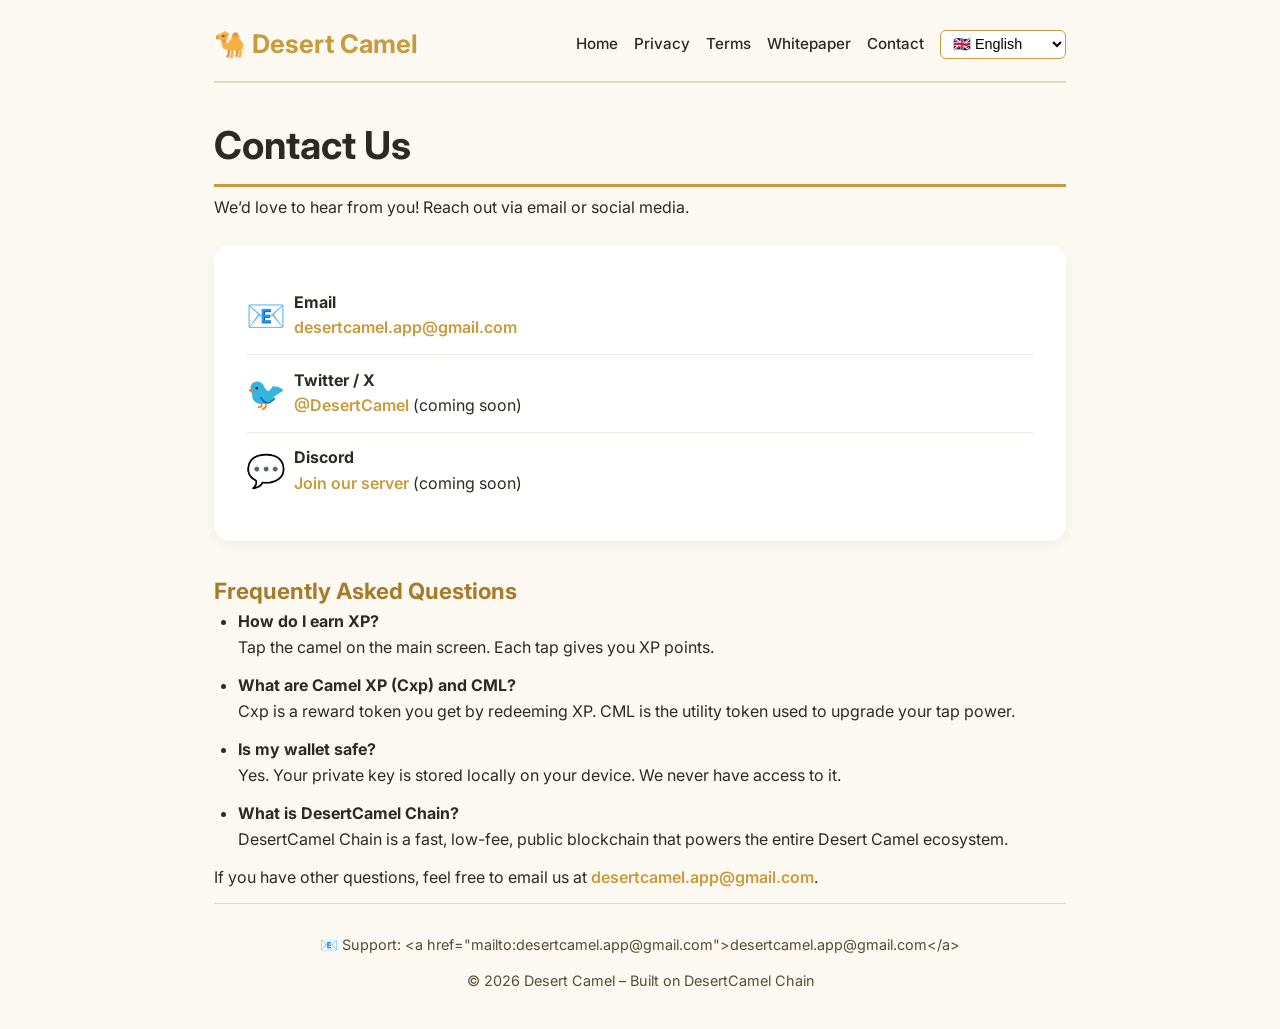
<file: contact.html>
<!DOCTYPE html>
<html lang="en">
<head>
  <meta charset="UTF-8">
  <meta name="viewport" content="width=device-width, initial-scale=1.0">
  <title>Contact – Desert Camel</title>
  <link href="https://fonts.googleapis.com/css2?family=Inter:opsz,wght@14..32,400..700&display=swap" rel="stylesheet">
  <style>
    * { margin:0; padding:0; box-sizing:border-box; }
    body {
      font-family: 'Inter', sans-serif;
      background: #fcf9f2;
      color: #2d2a24;
      line-height: 1.6;
      padding: 1.5rem;
      max-width: 900px;
      margin: 0 auto;
      min-height: 100vh;
      display: flex;
      flex-direction: column;
    }
    header {
      display: flex;
      justify-content: space-between;
      align-items: center;
      flex-wrap: wrap;
      padding-bottom: 1rem;
      border-bottom: 2px solid #e6d5b8;
      margin-bottom: 2rem;
    }
    .logo { font-size: 1.6rem; font-weight: 700; }
    .logo span { color: #c89b3c; }
    nav { display: flex; align-items: center; flex-wrap: wrap; gap: 0.5rem 1rem; }
    nav a { color: #2d2a24; text-decoration: none; font-weight: 500; font-size: 0.95rem; }
    nav a:hover { color: #c89b3c; }
    .lang-select { padding: 0.3rem 0.5rem; border-radius: 6px; border: 1px solid #c89b3c; background: white; font-size: 0.9rem; cursor: pointer; }
    h1 { font-size: 2.4rem; border-bottom: 3px solid #c89b3c; padding-bottom: 0.5rem; margin-bottom: 0.5rem; }
    h2 { margin-top: 2rem; font-size: 1.4rem; color: #a87b2a; }
    p, li { margin-bottom: 0.8rem; }
    ul { padding-left: 1.5rem; }
    .contact-box {
      background: white;
      padding: 2rem;
      border-radius: 16px;
      box-shadow: 0 4px 12px rgba(0,0,0,0.05);
      margin: 1.5rem 0;
    }
    .contact-box .icon { font-size: 2rem; margin-right: 0.5rem; }
    .contact-item {
      display: flex;
      align-items: center;
      padding: 0.8rem 0;
      border-bottom: 1px solid #f0ebe0;
    }
    .contact-item:last-child { border-bottom: none; }
    footer {
      margin-top: auto;
      border-top: 1px solid #e6d5b8;
      padding-top: 1.8rem;
      text-align: center;
      color: #5a4a34;
      font-size: 0.9rem;
    }
    footer a { color: #a87b2a; text-decoration: none; }
    footer a:hover { text-decoration: underline; }
    a { color: #c89b3c; text-decoration: none; font-weight: 600; }
    a:hover { text-decoration: underline; }
    @media (max-width: 700px) {
      header { flex-direction: column; gap: 0.8rem; align-items: center; }
      nav { justify-content: center; }
      nav a { margin: 0 0.4rem; font-size: 0.85rem; }
      h1 { font-size: 1.8rem; }
    }
  </style>
</head>
<body>
  <header>
    <div class="logo">🐪 <span>Desert Camel</span></div>
    <nav>
      <a href="index.html" data-key="home">Home</a>
      <a href="privacy.html" data-key="privacy">Privacy</a>
      <a href="terms.html" data-key="terms">Terms</a>
      <a href="whitepaper.html" data-key="whitepaper">Whitepaper</a>
      <a href="contact.html" data-key="contact">Contact</a>
      <select class="lang-select" id="langSelector" onchange="switchLang(this.value)">
        <option value="en">🇬🇧 English</option>
        <option value="zh">🇨🇳 中文</option>
        <option value="hi">🇮🇳 हिंदी</option>
        <option value="vi">🇻🇳 Tiếng Việt</option>
        <option value="ar">🇸🇦 العربية</option>
        <option value="id">🇮🇩 Indonesia</option>
        <option value="ms">🇲🇾 Melayu</option>
        <option value="fr">🇫🇷 Français</option>
        <option value="pt">🇵🇹 Português</option>
        <option value="ko">🇰🇷 한국어</option>
        <option value="ja">🇯🇵 日本語</option>
      </select>
    </nav>
  </header>
  <main>
    <h1 data-key="contact-title">Contact Us</h1>
    <p data-key="contact-subtitle">We’d love to hear from you! Reach out via email or social media.</p>

    <div class="contact-box">
      <div class="contact-item">
        <span class="icon">📧</span>
        <div>
          <strong data-key="email-label">Email</strong><br>
          <a href="mailto:desertcamel.app@gmail.com">desertcamel.app@gmail.com</a>
        </div>
      </div>
      <div class="contact-item">
        <span class="icon">🐦</span>
        <div>
          <strong data-key="twitter-label">Twitter / X</strong><br>
          <a href="#" data-key="twitter-link">@DesertCamel</a> <span data-key="twitter-note">(coming soon)</span>
        </div>
      </div>
      <div class="contact-item">
        <span class="icon">💬</span>
        <div>
          <strong data-key="discord-label">Discord</strong><br>
          <a href="#" data-key="discord-link">Join our server</a> <span data-key="discord-note">(coming soon)</span>
        </div>
      </div>
    </div>

    <div id="contact-content">
      <div class="en-content">
        <h2 data-key="faq-title">Frequently Asked Questions</h2>
        <ul>
          <li data-key="faq-q1"><strong>How do I earn XP?</strong><br>Tap the camel on the main screen. Each tap gives you XP points.</li>
          <li data-key="faq-q2"><strong>What are Camel XP (Cxp) and CML?</strong><br>Cxp is a reward token you get by redeeming XP. CML is the utility token used to upgrade your tap power.</li>
          <li data-key="faq-q3"><strong>Is my wallet safe?</strong><br>Yes. Your private key is stored locally on your device. We never have access to it.</li>
          <li data-key="faq-q4"><strong>What is DesertCamel Chain?</strong><br>DesertCamel Chain is a fast, low-fee, public blockchain that powers the entire Desert Camel ecosystem.</li>
        </ul>
        <p data-key="faq-cta">If you have other questions, feel free to email us at <a href="mailto:desertcamel.app@gmail.com">desertcamel.app@gmail.com</a>.</p>
      </div>
      <div id="translated-content" style="display:none;"></div>
    </div>
  </main>
  <footer>
    <p data-key="footer-support">📧 Support: <a href="mailto:desertcamel.app@gmail.com">desertcamel.app@gmail.com</a></p>
    <p data-key="footer-copy">© 2026 Desert Camel – Built on DesertCamel Chain</p>
  </footer>

  <script>
    const translations = {
      en: {
        home: 'Home', privacy: 'Privacy', terms: 'Terms', contact: 'Contact',
        'contact-title': 'Contact Us',
        'contact-subtitle': 'We’d love to hear from you! Reach out via email or social media.',
        'email-label': 'Email',
        'twitter-label': 'Twitter / X',
        'twitter-link': '@DesertCamel',
        'twitter-note': '(coming soon)',
        'discord-label': 'Discord',
        'discord-link': 'Join our server',
        'discord-note': '(coming soon)',
        'faq-title': 'Frequently Asked Questions',
        'faq-q1': '<strong>How do I earn XP?</strong><br>Tap the camel on the main screen. Each tap gives you XP points.',
        'faq-q2': '<strong>What are Camel XP (Cxp) and CML?</strong><br>Cxp is a reward token you get by redeeming XP. CML is the utility token used to upgrade your tap power.',
        'faq-q3': '<strong>Is my wallet safe?</strong><br>Yes. Your private key is stored locally on your device. We never have access to it.',
        'faq-q4': '<strong>What is DesertCamel Chain?</strong><br>DesertCamel Chain is a fast, low-fee, public blockchain that powers the entire Desert Camel ecosystem.',
        'faq-cta': 'If you have other questions, feel free to email us at <a href="mailto:desertcamel.app@gmail.com">desertcamel.app@gmail.com</a>.',
        'footer-support': '📧 Support: <a href="mailto:desertcamel.app@gmail.com">desertcamel.app@gmail.com</a>',
        'footer-copy': '© 2026 Desert Camel – Built on DesertCamel Chain'
      },
      vi: {
        home: 'Trang chủ', privacy: 'Chính sách bảo mật', terms: 'Điều khoản', contact: 'Liên hệ',
        'contact-title': 'Liên hệ với chúng tôi',
        'contact-subtitle': 'Chúng tôi rất muốn nghe ý kiến từ bạn! Liên hệ qua email hoặc mạng xã hội.',
        'email-label': 'Email',
        'twitter-label': 'Twitter / X',
        'twitter-link': '@DesertCamel',
        'twitter-note': '(sắp ra mắt)',
        'discord-label': 'Discord',
        'discord-link': 'Tham gia máy chủ của chúng tôi',
        'discord-note': '(sắp ra mắt)',
        'faq-title': 'Câu hỏi thường gặp',
        'faq-q1': '<strong>Làm thế nào để kiếm XP?</strong><br>Chạm vào lạc đà trên màn hình chính. Mỗi lần chạm cho bạn điểm XP.',
        'faq-q2': '<strong>Camel XP (Cxp) và CML là gì?</strong><br>Cxp là token thưởng bạn nhận được khi đổi XP. CML là token tiện ích dùng để nâng cấp sức mạnh chạm.',
        'faq-q3': '<strong>Ví của tôi có an toàn không?</strong><br>Có. Khóa riêng của bạn được lưu trữ cục bộ trên thiết bị của bạn. Chúng tôi không bao giờ có quyền truy cập vào nó.',
        'faq-q4': '<strong>DesertCamel Chain là gì?</strong><br>DesertCamel Chain là một blockchain công khai, nhanh và phí thấp, cung cấp sức mạnh cho toàn bộ hệ sinh thái Desert Camel.',
        'faq-cta': 'Nếu bạn có câu hỏi khác, vui lòng gửi email cho chúng tôi tại <a href="mailto:desertcamel.app@gmail.com">desertcamel.app@gmail.com</a>.',
        'footer-support': '📧 Hỗ trợ: <a href="mailto:desertcamel.app@gmail.com">desertcamel.app@gmail.com</a>',
        'footer-copy': '© 2026 Desert Camel – Xây dựng trên DesertCamel Chain'
      },
      zh: {
        home: '首页', privacy: '隐私政策', terms: '服务条款', contact: '联系我们',
        'contact-title': '联系我们',
        'contact-subtitle': '我们很乐意听到您的意见！通过电子邮件或社交媒体联系我们。',
        'email-label': '电子邮件',
        'twitter-label': 'Twitter / X',
        'twitter-link': '@DesertCamel',
        'twitter-note': '(即将推出)',
        'discord-label': 'Discord',
        'discord-link': '加入我们的服务器',
        'discord-note': '(即将推出)',
        'faq-title': '常见问题解答',
        'faq-q1': '<strong>如何赚取 XP？</strong><br>在主屏幕上点击骆驼。每次点击会给您 XP 积分。',
        'faq-q2': '<strong>什么是 Camel XP (Cxp) 和 CML？</strong><br>Cxp 是您通过兑换 XP 获得的奖励代币。CML 是用于升级点击威力的实用代币。',
        'faq-q3': '<strong>我的钱包安全吗？</strong><br>是的。您的私钥存储在您的设备本地。我们无法访问它。',
        'faq-q4': '<strong>什么是 DesertCamel Chain？</strong><br>DesertCamel Chain 是一个快速、低费用、公开的区块链，为整个 Desert Camel 生态系统提供动力。',
        'faq-cta': '如果您有其他问题，请随时发送电子邮件至 <a href="mailto:desertcamel.app@gmail.com">desertcamel.app@gmail.com</a>。',
        'footer-support': '📧 支持: <a href="mailto:desertcamel.app@gmail.com">desertcamel.app@gmail.com</a>',
        'footer-copy': '© 2026 Desert Camel – 基于 DesertCamel Chain 构建'
      },
      hi: {
        home: 'होम', privacy: 'गोपनीयता नीति', terms: 'सेवा की शर्तें', contact: 'संपर्क करें',
        'contact-title': 'हमसे संपर्क करें',
        'contact-subtitle': 'हम आपसे सुनना पसंद करेंगे! ईमेल या सोशल मीडिया के माध्यम से संपर्क करें।',
        'email-label': 'ईमेल',
        'twitter-label': 'Twitter / X',
        'twitter-link': '@DesertCamel',
        'twitter-note': '(जल्द आ रहा है)',
        'discord-label': 'Discord',
        'discord-link': 'हमारे सर्वर से जुड़ें',
        'discord-note': '(जल्द आ रहा है)',
        'faq-title': 'अक्सर पूछे जाने वाले प्रश्न',
        'faq-q1': '<strong>मैं XP कैसे कमाऊं?</strong><br>मुख्य स्क्रीन पर ऊँट को टैप करें। प्रत्येक टैप आपको XP अंक देता है।',
        'faq-q2': '<strong>Camel XP (Cxp) और CML क्या हैं?</strong><br>Cxp एक पुरस्कार टोकन है जो आपको XP भुनाकर मिलता है। CML उपयोगिता टोकन है जिसका उपयोग आपकी टैप शक्ति को अपग्रेड करने के लिए किया जाता है।',
        'faq-q3': '<strong>क्या मेरा वॉलेट सुरक्षित है?</strong><br>हाँ। आपकी निजी कुंजी आपके डिवाइस पर स्थानीय रूप से संग्रहीत है। हमारी कभी उस तक पहुंच नहीं है।',
        'faq-q4': '<strong>DesertCamel Chain क्या है?</strong><br>DesertCamel Chain एक तेज़, कम-शुल्क, सार्वजनिक ब्लॉकचेन है जो पूरे Desert Camel पारिस्थितिकी तंत्र को संचालित करता है।',
        'faq-cta': 'यदि आपके अन्य प्रश्न हैं, तो हमें <a href="mailto:desertcamel.app@gmail.com">desertcamel.app@gmail.com</a> पर ईमेल करने में संकोच न करें।',
        'footer-support': '📧 सहायता: <a href="mailto:desertcamel.app@gmail.com">desertcamel.app@gmail.com</a>',
        'footer-copy': '© 2026 Desert Camel – DesertCamel Chain पर निर्मित'
      },
      ar: {
        home: 'الرئيسية', privacy: 'سياسة الخصوصية', terms: 'شروط الخدمة', contact: 'اتصل بنا',
        'contact-title': 'اتصل بنا',
        'contact-subtitle': 'نحن سعداء بسماع رأيك! تواصل عبر البريد الإلكتروني أو وسائل التواصل الاجتماعي.',
        'email-label': 'البريد الإلكتروني',
        'twitter-label': 'تويتر / X',
        'twitter-link': '@DesertCamel',
        'twitter-note': '(قريباً)',
        'discord-label': 'ديسكورد',
        'discord-link': 'انضم إلى خادمنا',
        'discord-note': '(قريباً)',
        'faq-title': 'الأسئلة الشائعة',
        'faq-q1': '<strong>كيف أربح XP؟</strong><br>انقر على الجمل على الشاشة الرئيسية. كل نقرة تمنحك نقاط XP.',
        'faq-q2': '<strong>ما هي Camel XP (Cxp) و CML؟</strong><br>Cxp هو رمز مكافأة تحصل عليه عن طريق استبدال XP. CML هو رمز المنفعة المستخدم لترقية قوة النقر.',
        'faq-q3': '<strong>هل محفظتي آمنة؟</strong><br>نعم. يتم تخزين مفتاحك الخاص محليًا على جهازك. لا يمكننا الوصول إليه أبدًا.',
        'faq-q4': '<strong>ما هي DesertCamel Chain؟</strong><br>DesertCamel Chain هي سلسلة كتل عامة سريعة ومنخفضة الرسوم تشغل نظام Desert Camel البيئي بأكمله.',
        'faq-cta': 'إذا كان لديك أسئلة أخرى، فلا تتردد في مراسلتنا عبر البريد الإلكتروني على <a href="mailto:desertcamel.app@gmail.com">desertcamel.app@gmail.com</a>.',
        'footer-support': '📧 الدعم: <a href="mailto:desertcamel.app@gmail.com">desertcamel.app@gmail.com</a>',
        'footer-copy': '© 2026 Desert Camel – مبني على DesertCamel Chain'
      },
      id: {
        home: 'Beranda', privacy: 'Kebijakan Privasi', terms: 'Syarat Layanan', contact: 'Kontak',
        'contact-title': 'Hubungi Kami',
        'contact-subtitle': 'Kami senang mendengar dari Anda! Hubungi melalui email atau media sosial.',
        'email-label': 'Email',
        'twitter-label': 'Twitter / X',
        'twitter-link': '@DesertCamel',
        'twitter-note': '(segera hadir)',
        'discord-label': 'Discord',
        'discord-link': 'Bergabung dengan server kami',
        'discord-note': '(segera hadir)',
        'faq-title': 'Pertanyaan yang Sering Diajukan',
        'faq-q1': '<strong>Bagaimana cara mendapatkan XP?</strong><br>Ketuk unta di layar utama. Setiap ketukan memberi Anda poin XP.',
        'faq-q2': '<strong>Apa itu Camel XP (Cxp) dan CML?</strong><br>Cxp adalah token hadiah yang Anda dapatkan dengan menukar XP. CML adalah token utilitas yang digunakan untuk meningkatkan kekuatan ketuk Anda.',
        'faq-q3': '<strong>Apakah dompet saya aman?</strong><br>Ya. Kunci pribadi Anda disimpan secara lokal di perangkat Anda. Kami tidak pernah memiliki akses ke sana.',
        'faq-q4': '<strong>Apa itu DesertCamel Chain?</strong><br>DesertCamel Chain adalah blockchain publik, cepat, dan berbiaya rendah yang menggerakkan seluruh ekosistem Desert Camel.',
        'faq-cta': 'Jika Anda memiliki pertanyaan lain, jangan ragu untuk mengirim email kepada kami di <a href="mailto:desertcamel.app@gmail.com">desertcamel.app@gmail.com</a>.',
        'footer-support': '📧 Dukungan: <a href="mailto:desertcamel.app@gmail.com">desertcamel.app@gmail.com</a>',
        'footer-copy': '© 2026 Desert Camel – Dibangun di DesertCamel Chain'
      },
      ms: {
        home: 'Rumah', privacy: 'Dasar Privasi', terms: 'Terma Perkhidmatan', contact: 'Hubungi',
        'contact-title': 'Hubungi Kami',
        'contact-subtitle': 'Kami gembira mendengar daripada anda! Hubungi melalui e-mel atau media sosial.',
        'email-label': 'E-mel',
        'twitter-label': 'Twitter / X',
        'twitter-link': '@DesertCamel',
        'twitter-note': '(akan datang)',
        'discord-label': 'Discord',
        'discord-link': 'Sertai pelayan kami',
        'discord-note': '(akan datang)',
        'faq-title': 'Soalan Lazim',
        'faq-q1': '<strong>Bagaimana saya memperoleh XP?</strong><br>Ketik unta pada skrin utama. Setiap ketukan memberi anda mata XP.',
        'faq-q2': '<strong>Apakah Camel XP (Cxp) dan CML?</strong><br>Cxp adalah token ganjaran yang anda peroleh dengan menebus XP. CML adalah token utiliti yang digunakan untuk meningkatkan kuasa ketuk anda.',
        'faq-q3': '<strong>Adakah dompet saya selamat?</strong><br>Ya. Kunci peribadi anda disimpan secara setempat pada peranti anda. Kami tidak pernah mempunyai akses kepadanya.',
        'faq-q4': '<strong>Apakah DesertCamel Chain?</strong><br>DesertCamel Chain adalah blockchain awam, pantas dan berbayaran rendah yang menggerakkan seluruh ekosistem Desert Camel.',
        'faq-cta': 'Jika anda mempunyai soalan lain, jangan ragu untuk menghantar e-mel kepada kami di <a href="mailto:desertcamel.app@gmail.com">desertcamel.app@gmail.com</a>.',
        'footer-support': '📧 Sokongan: <a href="mailto:desertcamel.app@gmail.com">desertcamel.app@gmail.com</a>',
        'footer-copy': '© 2026 Desert Camel – Dibina di DesertCamel Chain'
      },
      fr: {
        home: 'Accueil', privacy: 'Confidentialité', terms: 'Conditions', contact: 'Contact',
        'contact-title': 'Contactez-nous',
        'contact-subtitle': 'Nous serions ravis d\'avoir de vos nouvelles ! Contactez-nous par e-mail ou sur les réseaux sociaux.',
        'email-label': 'E-mail',
        'twitter-label': 'Twitter / X',
        'twitter-link': '@DesertCamel',
        'twitter-note': '(à venir)',
        'discord-label': 'Discord',
        'discord-link': 'Rejoindre notre serveur',
        'discord-note': '(à venir)',
        'faq-title': 'Questions fréquemment posées',
        'faq-q1': '<strong>Comment gagner des XP ?</strong><br>Tapez sur le chameau sur l\'écran principal. Chaque tapotement vous donne des points XP.',
        'faq-q2': '<strong>Qu\'est-ce que Camel XP (Cxp) et CML ?</strong><br>Cxp est un jeton de récompense que vous obtenez en échangeant des XP. CML est le jeton utilitaire utilisé pour améliorer votre puissance de tapotement.',
        'faq-q3': '<strong>Mon portefeuille est-il sécurisé ?</strong><br>Oui. Votre clé privée est stockée localement sur votre appareil. Nous n\'y avons jamais accès.',
        'faq-q4': '<strong>Qu\'est-ce que DesertCamel Chain ?</strong><br>DesertCamel Chain est une blockchain publique, rapide et à faibles frais qui alimente tout l\'écosystème Desert Camel.',
        'faq-cta': 'Si vous avez d\'autres questions, n\'hésitez pas à nous envoyer un e-mail à <a href="mailto:desertcamel.app@gmail.com">desertcamel.app@gmail.com</a>.',
        'footer-support': '📧 Support: <a href="mailto:desertcamel.app@gmail.com">desertcamel.app@gmail.com</a>',
        'footer-copy': '© 2026 Desert Camel – Construit sur DesertCamel Chain'
      },
      pt: {
        home: 'Início', privacy: 'Privacidade', terms: 'Termos', contact: 'Contato',
        'contact-title': 'Entre em Contato',
        'contact-subtitle': 'Adoraríamos ouvir você! Entre em contato por e-mail ou redes sociais.',
        'email-label': 'E-mail',
        'twitter-label': 'Twitter / X',
        'twitter-link': '@DesertCamel',
        'twitter-note': '(em breve)',
        'discord-label': 'Discord',
        'discord-link': 'Entre no nosso servidor',
        'discord-note': '(em breve)',
        'faq-title': 'Perguntas Frequentes',
        'faq-q1': '<strong>Como ganhar XP?</strong><br>Toque no camelo na tela principal. Cada toque dá pontos XP.',
        'faq-q2': '<strong>O que são Camel XP (Cxp) e CML?</strong><br>Cxp é um token de recompensa que você obtém ao resgatar XP. CML é o token utilitário usado para melhorar seu poder de toque.',
        'faq-q3': '<strong>Minha carteira está segura?</strong><br>Sim. Sua chave privada é armazenada localmente no seu dispositivo. Nós nunca temos acesso a ela.',
        'faq-q4': '<strong>O que é DesertCamel Chain?</strong><br>DesertCamel Chain é uma blockchain pública, rápida e com baixas taxas que alimenta todo o ecossistema Desert Camel.',
        'faq-cta': 'Se você tiver outras perguntas, envie um e-mail para <a href="mailto:desertcamel.app@gmail.com">desertcamel.app@gmail.com</a>.',
        'footer-support': '📧 Suporte: <a href="mailto:desertcamel.app@gmail.com">desertcamel.app@gmail.com</a>',
        'footer-copy': '© 2026 Desert Camel – Construído na DesertCamel Chain'
      },
      ko: {
        home: '홈', privacy: '개인정보처리방침', terms: '서비스 약관', contact: '연락처',
        'contact-title': '문의하기',
        'contact-subtitle': '여러분의 의견을 듣고 싶습니다! 이메일이나 소셜 미디어를 통해 연락해 주세요.',
        'email-label': '이메일',
        'twitter-label': 'Twitter / X',
        'twitter-link': '@DesertCamel',
        'twitter-note': '(출시 예정)',
        'discord-label': 'Discord',
        'discord-link': '서버 참여하기',
        'discord-note': '(출시 예정)',
        'faq-title': '자주 묻는 질문',
        'faq-q1': '<strong>XP를 어떻게 획득하나요?</strong><br>메인 화면에서 낙타를 탭하세요. 각 탭마다 XP 포인트를 얻을 수 있습니다.',
        'faq-q2': '<strong>Camel XP(Cxp)와 CML은 무엇인가요?</strong><br>Cxp는 XP를 교환하여 얻는 보상 토큰입니다. CML은 탭 파워를 업그레이드하는 데 사용되는 유틸리티 토큰입니다.',
        'faq-q3': '<strong>제 지갑은 안전한가요?</strong><br>네. 개인 키는 기기에 로컬로 저장됩니다. 당사는 절대 액세스할 수 없습니다.',
        'faq-q4': '<strong>DesertCamel Chain이란 무엇인가요?</strong><br>DesertCamel Chain은 전체 Desert Camel 생태계를 구동하는 빠르고 수수료가 저렴한 공개 블록체인입니다.',
        'faq-cta': '다른 질문이 있으시면 <a href="mailto:desertcamel.app@gmail.com">desertcamel.app@gmail.com</a>으로 이메일을 보내주세요.',
        'footer-support': '📧 지원: <a href="mailto:desertcamel.app@gmail.com">desertcamel.app@gmail.com</a>',
        'footer-copy': '© 2026 Desert Camel – DesertCamel Chain에서 구축됨'
      },
      ja: {
        home: 'ホーム', privacy: 'プライバシーポリシー', terms: '利用規約', contact: 'お問い合わせ',
        'contact-title': 'お問い合わせ',
        'contact-subtitle': 'お客様のご意見をお聞かせください！メールまたはソーシャルメディアでお問い合わせください。',
        'email-label': 'メール',
        'twitter-label': 'Twitter / X',
        'twitter-link': '@DesertCamel',
        'twitter-note': '(近日公開)',
        'discord-label': 'Discord',
        'discord-link': 'サーバーに参加',
        'discord-note': '(近日公開)',
        'faq-title': 'よくある質問',
        'faq-q1': '<strong>XPを獲得するにはどうすればいいですか？</strong><br>メイン画面でラクダをタップしてください。タップするたびにXPポイントが付与されます。',
        'faq-q2': '<strong>Camel XP(Cxp)とCMLとは何ですか？</strong><br>CxpはXPを交換して得られる報酬トークンです。CMLはタップパワーをアップグレードするために使用されるユーティリティトークンです。',
        'faq-q3': '<strong>私のウォレットは安全ですか？</strong><br>はい。秘密鍵はお使いのデバイスにローカルに保存されます。当社は決してアクセスできません。',
        'faq-q4': '<strong>DesertCamel Chainとは何ですか？</strong><br>DesertCamel Chainは、Desert Camelエコシステム全体を支える高速で手数料の低い公開ブロックチェーンです。',
        'faq-cta': 'その他のご質問がございましたら、<a href="mailto:desertcamel.app@gmail.com">desertcamel.app@gmail.com</a>までメールにてお問い合わせください。',
        'footer-support': '📧 サポート: <a href="mailto:desertcamel.app@gmail.com">desertcamel.app@gmail.com</a>',
        'footer-copy': '© 2026 Desert Camel – DesertCamel Chain上に構築'
      }
    };

    const contactTranslations = {
      en: `
        <h2>Frequently Asked Questions</h2>
        <ul>
          <li><strong>How do I earn XP?</strong><br>Tap the camel on the main screen. Each tap gives you XP points.</li>
          <li><strong>What are Camel XP (Cxp) and CML?</strong><br>Cxp is a reward token you get by redeeming XP. CML is the utility token used to upgrade your tap power.</li>
          <li><strong>Is my wallet safe?</strong><br>Yes. Your private key is stored locally on your device. We never have access to it.</li>
          <li><strong>What is DesertCamel Chain?</strong><br>DesertCamel Chain is a fast, low-fee, public blockchain that powers the entire Desert Camel ecosystem.</li>
        </ul>
        <p>If you have other questions, feel free to email us at <a href="mailto:desertcamel.app@gmail.com">desertcamel.app@gmail.com</a>.</p>
      `,
      vi: `
        <h2>Câu hỏi thường gặp</h2>
        <ul>
          <li><strong>Làm thế nào để kiếm XP?</strong><br>Chạm vào lạc đà trên màn hình chính. Mỗi lần chạm cho bạn điểm XP.</li>
          <li><strong>Camel XP (Cxp) và CML là gì?</strong><br>Cxp là token thưởng bạn nhận được khi đổi XP. CML là token tiện ích dùng để nâng cấp sức mạnh chạm.</li>
          <li><strong>Ví của tôi có an toàn không?</strong><br>Có. Khóa riêng của bạn được lưu trữ cục bộ trên thiết bị của bạn. Chúng tôi không bao giờ có quyền truy cập vào nó.</li>
          <li><strong>DesertCamel Chain là gì?</strong><br>DesertCamel Chain là một blockchain công khai, nhanh và phí thấp, cung cấp sức mạnh cho toàn bộ hệ sinh thái Desert Camel.</li>
        </ul>
        <p>Nếu bạn có câu hỏi khác, vui lòng gửi email cho chúng tôi tại <a href="mailto:desertcamel.app@gmail.com">desertcamel.app@gmail.com</a>.</p>
      `,
      zh: `
        <h2>常见问题解答</h2>
        <ul>
          <li><strong>如何赚取 XP？</strong><br>在主屏幕上点击骆驼。每次点击会给您 XP 积分。</li>
          <li><strong>什么是 Camel XP (Cxp) 和 CML？</strong><br>Cxp 是您通过兑换 XP 获得的奖励代币。CML 是用于升级点击威力的实用代币。</li>
          <li><strong>我的钱包安全吗？</strong><br>是的。您的私钥存储在您的设备本地。我们无法访问它。</li>
          <li><strong>什么是 DesertCamel Chain？</strong><br>DesertCamel Chain 是一个快速、低费用、公开的区块链，为整个 Desert Camel 生态系统提供动力。</li>
        </ul>
        <p>如果您有其他问题，请随时发送电子邮件至 <a href="mailto:desertcamel.app@gmail.com">desertcamel.app@gmail.com</a>。</p>
      `,
      hi: `
        <h2>अक्सर पूछे जाने वाले प्रश्न</h2>
        <ul>
          <li><strong>मैं XP कैसे कमाऊं?</strong><br>मुख्य स्क्रीन पर ऊँट को टैप करें। प्रत्येक टैप आपको XP अंक देता है।</li>
          <li><strong>Camel XP (Cxp) और CML क्या हैं?</strong><br>Cxp एक पुरस्कार टोकन है जो आपको XP भुनाकर मिलता है। CML उपयोगिता टोकन है जिसका उपयोग आपकी टैप शक्ति को अपग्रेड करने के लिए किया जाता है।</li>
          <li><strong>क्या मेरा वॉलेट सुरक्षित है?</strong><br>हाँ। आपकी निजी कुंजी आपके डिवाइस पर स्थानीय रूप से संग्रहीत है। हमारी कभी उस तक पहुंच नहीं है।</li>
          <li><strong>DesertCamel Chain क्या है?</strong><br>DesertCamel Chain एक तेज़, कम-शुल्क, सार्वजनिक ब्लॉकचेन है जो पूरे Desert Camel पारिस्थितिकी तंत्र को संचालित करता है।</li>
        </ul>
        <p>यदि आपके अन्य प्रश्न हैं, तो हमें <a href="mailto:desertcamel.app@gmail.com">desertcamel.app@gmail.com</a> पर ईमेल करने में संकोच न करें।</p>
      `,
      ar: `
        <h2>الأسئلة الشائعة</h2>
        <ul>
          <li><strong>كيف أربح XP؟</strong><br>انقر على الجمل على الشاشة الرئيسية. كل نقرة تمنحك نقاط XP.</li>
          <li><strong>ما هي Camel XP (Cxp) و CML؟</strong><br>Cxp هو رمز مكافأة تحصل عليه عن طريق استبدال XP. CML هو رمز المنفعة المستخدم لترقية قوة النقر.</li>
          <li><strong>هل محفظتي آمنة؟</strong><br>نعم. يتم تخزين مفتاحك الخاص محليًا على جهازك. لا يمكننا الوصول إليه أبدًا.</li>
          <li><strong>ما هي DesertCamel Chain؟</strong><br>DesertCamel Chain هي سلسلة كتل عامة سريعة ومنخفضة الرسوم تشغل نظام Desert Camel البيئي بأكمله.</li>
        </ul>
        <p>إذا كان لديك أسئلة أخرى، فلا تتردد في مراسلتنا عبر البريد الإلكتروني على <a href="mailto:desertcamel.app@gmail.com">desertcamel.app@gmail.com</a>.</p>
      `,
      id: `
        <h2>Pertanyaan yang Sering Diajukan</h2>
        <ul>
          <li><strong>Bagaimana cara mendapatkan XP?</strong><br>Ketuk unta di layar utama. Setiap ketukan memberi Anda poin XP.</li>
          <li><strong>Apa itu Camel XP (Cxp) dan CML?</strong><br>Cxp adalah token hadiah yang Anda dapatkan dengan menukar XP. CML adalah token utilitas yang digunakan untuk meningkatkan kekuatan ketuk Anda.</li>
          <li><strong>Apakah dompet saya aman?</strong><br>Ya. Kunci pribadi Anda disimpan secara lokal di perangkat Anda. Kami tidak pernah memiliki akses ke sana.</li>
          <li><strong>Apa itu DesertCamel Chain?</strong><br>DesertCamel Chain adalah blockchain publik, cepat, dan berbiaya rendah yang menggerakkan seluruh ekosistem Desert Camel.</li>
        </ul>
        <p>Jika Anda memiliki pertanyaan lain, jangan ragu untuk mengirim email kepada kami di <a href="mailto:desertcamel.app@gmail.com">desertcamel.app@gmail.com</a>.</p>
      `,
      ms: `
        <h2>Soalan Lazim</h2>
        <ul>
          <li><strong>Bagaimana saya memperoleh XP?</strong><br>Ketik unta pada skrin utama. Setiap ketukan memberi anda mata XP.</li>
          <li><strong>Apakah Camel XP (Cxp) dan CML?</strong><br>Cxp adalah token ganjaran yang anda peroleh dengan menebus XP. CML adalah token utiliti yang digunakan untuk meningkatkan kuasa ketuk anda.</li>
          <li><strong>Adakah dompet saya selamat?</strong><br>Ya. Kunci peribadi anda disimpan secara setempat pada peranti anda. Kami tidak pernah mempunyai akses kepadanya.</li>
          <li><strong>Apakah DesertCamel Chain?</strong><br>DesertCamel Chain adalah blockchain awam, pantas dan berbayaran rendah yang menggerakkan seluruh ekosistem Desert Camel.</li>
        </ul>
        <p>Jika anda mempunyai soalan lain, jangan ragu untuk menghantar e-mel kepada kami di <a href="mailto:desertcamel.app@gmail.com">desertcamel.app@gmail.com</a>.</p>
      `,
      fr: `
        <h2>Questions fréquemment posées</h2>
        <ul>
          <li><strong>Comment gagner des XP ?</strong><br>Tapez sur le chameau sur l'écran principal. Chaque tapotement vous donne des points XP.</li>
          <li><strong>Qu'est-ce que Camel XP (Cxp) et CML ?</strong><br>Cxp est un jeton de récompense que vous obtenez en échangeant des XP. CML est le jeton utilitaire utilisé pour améliorer votre puissance de tapotement.</li>
          <li><strong>Mon portefeuille est-il sécurisé ?</strong><br>Oui. Votre clé privée est stockée localement sur votre appareil. Nous n'y avons jamais accès.</li>
          <li><strong>Qu'est-ce que DesertCamel Chain ?</strong><br>DesertCamel Chain est une blockchain publique, rapide et à faibles frais qui alimente tout l'écosystème Desert Camel.</li>
        </ul>
        <p>Si vous avez d'autres questions, n'hésitez pas à nous envoyer un e-mail à <a href="mailto:desertcamel.app@gmail.com">desertcamel.app@gmail.com</a>.</p>
      `,
      pt: `
        <h2>Perguntas Frequentes</h2>
        <ul>
          <li><strong>Como ganhar XP?</strong><br>Toque no camelo na tela principal. Cada toque dá pontos XP.</li>
          <li><strong>O que são Camel XP (Cxp) e CML?</strong><br>Cxp é um token de recompensa que você obtém ao resgatar XP. CML é o token utilitário usado para melhorar seu poder de toque.</li>
          <li><strong>Minha carteira está segura?</strong><br>Sim. Sua chave privada é armazenada localmente no seu dispositivo. Nós nunca temos acesso a ela.</li>
          <li><strong>O que é DesertCamel Chain?</strong><br>DesertCamel Chain é uma blockchain pública, rápida e com baixas taxas que alimenta todo o ecossistema Desert Camel.</li>
        </ul>
        <p>Se você tiver outras perguntas, envie um e-mail para <a href="mailto:desertcamel.app@gmail.com">desertcamel.app@gmail.com</a>.</p>
      `,
      ko: `
        <h2>자주 묻는 질문</h2>
        <ul>
          <li><strong>XP를 어떻게 획득하나요?</strong><br>메인 화면에서 낙타를 탭하세요. 각 탭마다 XP 포인트를 얻을 수 있습니다.</li>
          <li><strong>Camel XP(Cxp)와 CML은 무엇인가요?</strong><br>Cxp는 XP를 교환하여 얻는 보상 토큰입니다. CML은 탭 파워를 업그레이드하는 데 사용되는 유틸리티 토큰입니다.</li>
          <li><strong>제 지갑은 안전한가요?</strong><br>네. 개인 키는 기기에 로컬로 저장됩니다. 당사는 절대 액세스할 수 없습니다.</li>
          <li><strong>DesertCamel Chain이란 무엇인가요?</strong><br>DesertCamel Chain은 전체 Desert Camel 생태계를 구동하는 빠르고 수수료가 저렴한 공개 블록체인입니다.</li>
        </ul>
        <p>다른 질문이 있으시면 <a href="mailto:desertcamel.app@gmail.com">desertcamel.app@gmail.com</a>으로 이메일을 보내주세요.</p>
      `,
      ja: `
        <h2>よくある質問</h2>
        <ul>
          <li><strong>XPを獲得するにはどうすればいいですか？</strong><br>メイン画面でラクダをタップしてください。タップするたびにXPポイントが付与されます。</li>
          <li><strong>Camel XP(Cxp)とCMLとは何ですか？</strong><br>CxpはXPを交換して得られる報酬トークンです。CMLはタップパワーをアップグレードするために使用されるユーティリティトークンです。</li>
          <li><strong>私のウォレットは安全ですか？</strong><br>はい。秘密鍵はお使いのデバイスにローカルに保存されます。当社は決してアクセスできません。</li>
          <li><strong>DesertCamel Chainとは何ですか？</strong><br>DesertCamel Chainは、Desert Camelエコシステム全体を支える高速で手数料の低い公開ブロックチェーンです。</li>
        </ul>
        <p>その他のご質問がございましたら、<a href="mailto:desertcamel.app@gmail.com">desertcamel.app@gmail.com</a>までメールにてお問い合わせください。</p>
      `
    };

    function switchLang(lang) {
      localStorage.setItem('preferredLang', lang);
      document.querySelectorAll('[data-key]').forEach(el => {
        const key = el.getAttribute('data-key');
        if (translations[lang] && translations[lang][key] !== undefined) {
          if (key === 'faq-q1' || key === 'faq-q2' || key === 'faq-q3' || key === 'faq-q4' || key === 'faq-cta') {
            el.innerHTML = translations[lang][key];
          } else {
            el.innerText = translations[lang][key];
          }
        }
      });
      const contentDiv = document.getElementById('translated-content');
      const enContent = document.querySelector('.en-content');
      if (lang === 'en') {
        enContent.style.display = 'block';
        contentDiv.style.display = 'none';
      } else if (contactTranslations[lang]) {
        enContent.style.display = 'none';
        contentDiv.style.display = 'block';
        contentDiv.innerHTML = contactTranslations[lang];
      } else {
        enContent.style.display = 'block';
        contentDiv.style.display = 'none';
      }
      document.getElementById('langSelector').value = lang;
    }

    window.onload = function() {
      const savedLang = localStorage.getItem('preferredLang') || 'en';
      if (translations[savedLang]) switchLang(savedLang);
      else switchLang('en');
    };
  </script>
</body>
</html>
</file>
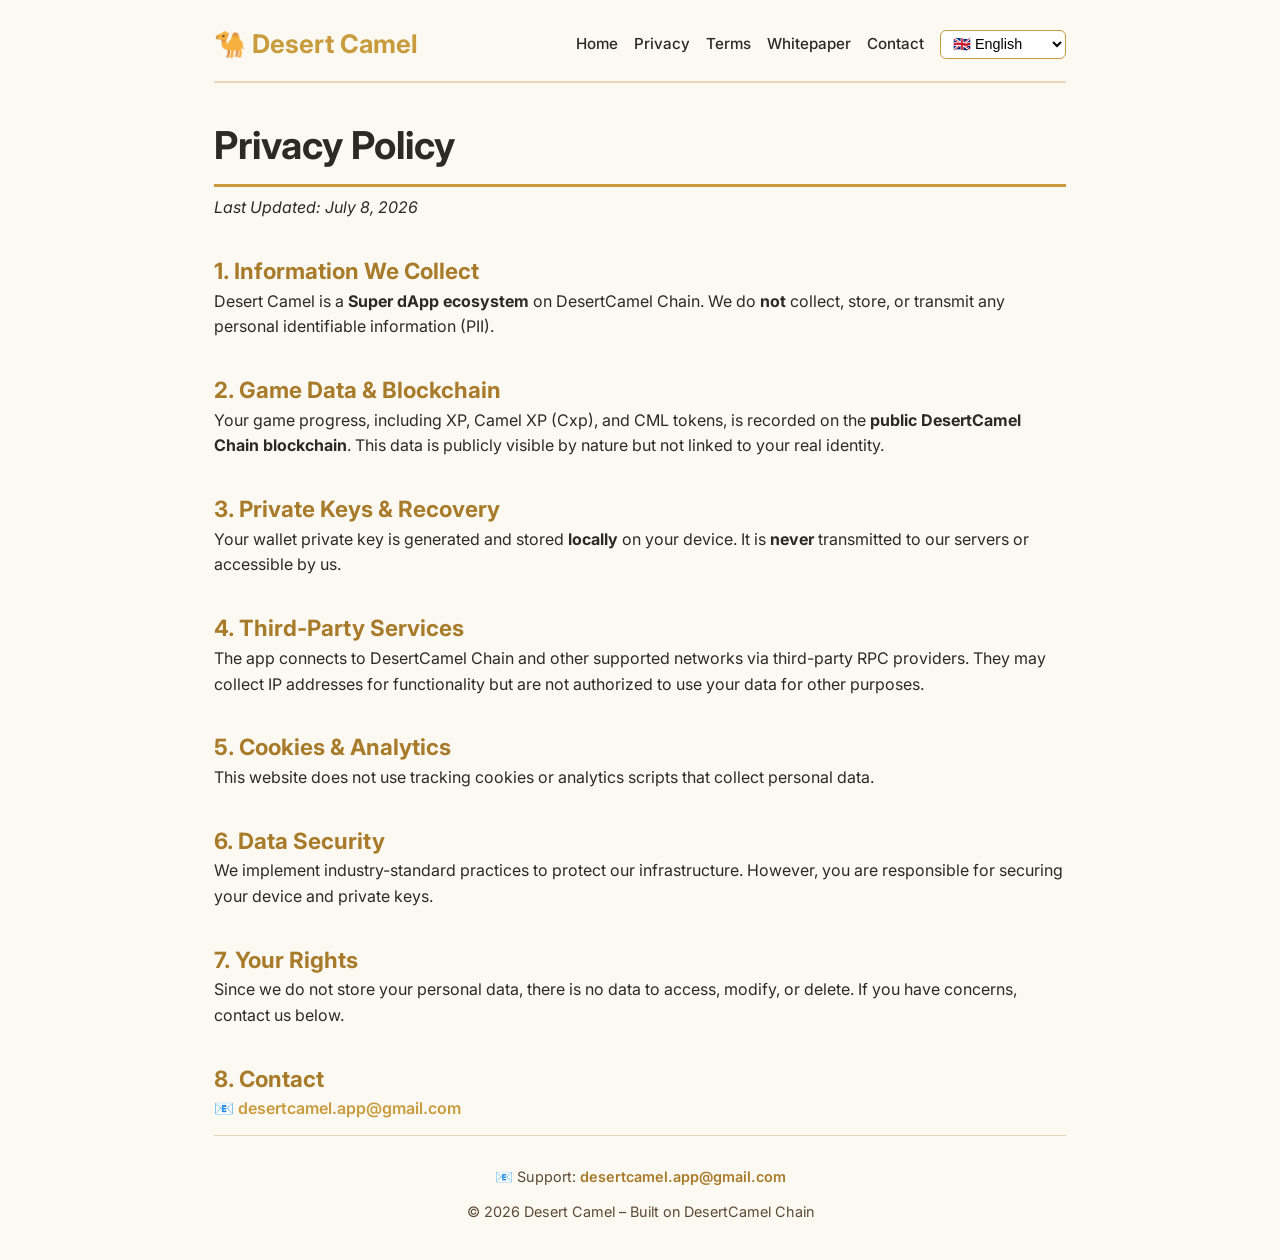
<file: privacy.html>
<!DOCTYPE html>
<html lang="en">
<head>
  <meta charset="UTF-8">
  <meta name="viewport" content="width=device-width, initial-scale=1.0">
  <title>Privacy Policy – Desert Camel</title>
  <link href="https://fonts.googleapis.com/css2?family=Inter:opsz,wght@14..32,400..700&display=swap" rel="stylesheet">
  <style>
    * { margin:0; padding:0; box-sizing:border-box; }
    body {
      font-family: 'Inter', sans-serif;
      background: #fcf9f2;
      color: #2d2a24;
      line-height: 1.6;
      padding: 1.5rem;
      max-width: 900px;
      margin: 0 auto;
      min-height: 100vh;
      display: flex;
      flex-direction: column;
    }
    header {
      display: flex;
      justify-content: space-between;
      align-items: center;
      flex-wrap: wrap;
      padding-bottom: 1rem;
      border-bottom: 2px solid #e6d5b8;
      margin-bottom: 2rem;
    }
    .logo { font-size: 1.6rem; font-weight: 700; }
    .logo span { color: #c89b3c; }
    nav { display: flex; align-items: center; flex-wrap: wrap; gap: 0.5rem 1rem; }
    nav a { color: #2d2a24; text-decoration: none; font-weight: 500; font-size: 0.95rem; }
    nav a:hover { color: #c89b3c; }
    .lang-select { padding: 0.3rem 0.5rem; border-radius: 6px; border: 1px solid #c89b3c; background: white; font-size: 0.9rem; cursor: pointer; }
    h1 { font-size: 2.4rem; border-bottom: 3px solid #c89b3c; padding-bottom: 0.5rem; margin-bottom: 0.5rem; }
    h2 { margin-top: 2rem; font-size: 1.4rem; color: #a87b2a; }
    p, li { margin-bottom: 0.8rem; }
    ul { padding-left: 1.5rem; }
    footer {
      margin-top: auto;
      border-top: 1px solid #e6d5b8;
      padding-top: 1.8rem;
      text-align: center;
      color: #5a4a34;
      font-size: 0.9rem;
    }
    footer a { color: #a87b2a; text-decoration: none; }
    footer a:hover { text-decoration: underline; }
    a { color: #c89b3c; text-decoration: none; font-weight: 600; }
    a:hover { text-decoration: underline; }
    @media (max-width: 700px) {
      header { flex-direction: column; gap: 0.8rem; align-items: center; }
      nav { justify-content: center; }
      nav a { margin: 0 0.4rem; font-size: 0.85rem; }
      h1 { font-size: 1.8rem; }
    }
  </style>
</head>
<body>
  <header>
    <div class="logo">🐪 <span>Desert Camel</span></div>
    <nav>
      <a href="index.html" data-key="home">Home</a>
      <a href="privacy.html" data-key="privacy">Privacy</a>
      <a href="terms.html" data-key="terms">Terms</a>
      <a href="whitepaper.html" data-key="whitepaper">Whitepaper</a>
      <a href="contact.html" data-key="contact">Contact</a>
      <select class="lang-select" id="langSelector" onchange="switchLang(this.value)">
        <option value="en">🇬🇧 English</option>
        <option value="zh">🇨🇳 中文</option>
        <option value="hi">🇮🇳 हिंदी</option>
        <option value="vi">🇻🇳 Tiếng Việt</option>
        <option value="ar">🇸🇦 العربية</option>
        <option value="id">🇮🇩 Indonesia</option>
        <option value="ms">🇲🇾 Melayu</option>
        <option value="fr">🇫🇷 Français</option>
        <option value="pt">🇵🇹 Português</option>
        <option value="ko">🇰🇷 한국어</option>
        <option value="ja">🇯🇵 日本語</option>
      </select>
    </nav>
  </header>
  <main>
    <h1 data-key="privacy-title">Privacy Policy</h1>
    <p><em data-key="last-updated">Last Updated: July 8, 2026</em></p>
    <div id="privacy-content">
      <div class="en-content">
        <h2>1. Information We Collect</h2>
        <p>Desert Camel is a <strong>Super dApp ecosystem</strong> on DesertCamel Chain. We do <strong>not</strong> collect, store, or transmit any personal identifiable information (PII).</p>
        <h2>2. Game Data & Blockchain</h2>
        <p>Your game progress, including XP, Camel XP (Cxp), and CML tokens, is recorded on the <strong>public DesertCamel Chain blockchain</strong>. This data is publicly visible by nature but not linked to your real identity.</p>
        <h2>3. Private Keys & Recovery</h2>
        <p>Your wallet private key is generated and stored <strong>locally</strong> on your device. It is <strong>never</strong> transmitted to our servers or accessible by us.</p>
        <h2>4. Third-Party Services</h2>
        <p>The app connects to DesertCamel Chain and other supported networks via third-party RPC providers. They may collect IP addresses for functionality but are not authorized to use your data for other purposes.</p>
        <h2>5. Cookies & Analytics</h2>
        <p>This website does not use tracking cookies or analytics scripts that collect personal data.</p>
        <h2>6. Data Security</h2>
        <p>We implement industry-standard practices to protect our infrastructure. However, you are responsible for securing your device and private keys.</p>
        <h2>7. Your Rights</h2>
        <p>Since we do not store your personal data, there is no data to access, modify, or delete. If you have concerns, contact us below.</p>
        <h2>8. Contact</h2>
        <p>📧 <a href="mailto:desertcamel.app@gmail.com">desertcamel.app@gmail.com</a></p>
      </div>
      <div id="translated-content" style="display:none;"></div>
    </div>
  </main>
  <footer>
    <p data-key="footer-support">📧 Support: <a href="mailto:desertcamel.app@gmail.com">desertcamel.app@gmail.com</a></p>
    <p data-key="footer-copy">© 2026 Desert Camel – Built on DesertCamel Chain</p>
  </footer>

  <script>
    const translations = {
      en: {
        home: 'Home', privacy: 'Privacy', terms: 'Terms', contact: 'Contact',
        'privacy-title': 'Privacy Policy',
        'last-updated': 'Last Updated: July 8, 2026',
        'footer-support': '📧 Support: <a href="mailto:desertcamel.app@gmail.com">desertcamel.app@gmail.com</a>',
        'footer-copy': '© 2026 Desert Camel – Built on DesertCamel Chain'
      },
      vi: {
        home: 'Trang chủ', privacy: 'Chính sách bảo mật', terms: 'Điều khoản', contact: 'Liên hệ',
        'privacy-title': 'Chính sách bảo mật',
        'last-updated': 'Cập nhật lần cuối: 8 tháng 7, 2026',
        'footer-support': '📧 Hỗ trợ: <a href="mailto:desertcamel.app@gmail.com">desertcamel.app@gmail.com</a>',
        'footer-copy': '© 2026 Desert Camel – Xây dựng trên DesertCamel Chain'
      },
      zh: {
        home: '首页', privacy: '隐私政策', terms: '服务条款', contact: '联系我们',
        'privacy-title': '隐私政策',
        'last-updated': '最后更新: 2026年7月8日',
        'footer-support': '📧 支持: <a href="mailto:desertcamel.app@gmail.com">desertcamel.app@gmail.com</a>',
        'footer-copy': '© 2026 Desert Camel – 基于 DesertCamel Chain 构建'
      },
      hi: {
        home: 'होम', privacy: 'गोपनीयता नीति', terms: 'सेवा की शर्तें', contact: 'संपर्क करें',
        'privacy-title': 'गोपनीयता नीति',
        'last-updated': 'अंतिम अद्यतन: 8 जुलाई 2026',
        'footer-support': '📧 सहायता: <a href="mailto:desertcamel.app@gmail.com">desertcamel.app@gmail.com</a>',
        'footer-copy': '© 2026 Desert Camel – DesertCamel Chain पर निर्मित'
      },
      ar: {
        home: 'الرئيسية', privacy: 'سياسة الخصوصية', terms: 'شروط الخدمة', contact: 'اتصل بنا',
        'privacy-title': 'سياسة الخصوصية',
        'last-updated': 'آخر تحديث: 8 يوليو 2026',
        'footer-support': '📧 الدعم: <a href="mailto:desertcamel.app@gmail.com">desertcamel.app@gmail.com</a>',
        'footer-copy': '© 2026 Desert Camel – مبني على DesertCamel Chain'
      },
      id: {
        home: 'Beranda', privacy: 'Kebijakan Privasi', terms: 'Syarat Layanan', contact: 'Kontak',
        'privacy-title': 'Kebijakan Privasi',
        'last-updated': 'Terakhir diperbarui: 8 Juli 2026',
        'footer-support': '📧 Dukungan: <a href="mailto:desertcamel.app@gmail.com">desertcamel.app@gmail.com</a>',
        'footer-copy': '© 2026 Desert Camel – Dibangun di DesertCamel Chain'
      },
      ms: {
        home: 'Rumah', privacy: 'Dasar Privasi', terms: 'Terma Perkhidmatan', contact: 'Hubungi',
        'privacy-title': 'Dasar Privasi',
        'last-updated': 'Dikemaskini terakhir: 8 Julai 2026',
        'footer-support': '📧 Sokongan: <a href="mailto:desertcamel.app@gmail.com">desertcamel.app@gmail.com</a>',
        'footer-copy': '© 2026 Desert Camel – Dibina di DesertCamel Chain'
      },
      fr: {
        home: 'Accueil', privacy: 'Confidentialité', terms: 'Conditions', contact: 'Contact',
        'privacy-title': 'Politique de confidentialité',
        'last-updated': 'Dernière mise à jour: 8 juillet 2026',
        'footer-support': '📧 Support: <a href="mailto:desertcamel.app@gmail.com">desertcamel.app@gmail.com</a>',
        'footer-copy': '© 2026 Desert Camel – Construit sur DesertCamel Chain'
      },
      pt: {
        home: 'Início', privacy: 'Privacidade', terms: 'Termos', contact: 'Contato',
        'privacy-title': 'Política de Privacidade',
        'last-updated': 'Última atualização: 8 de julho de 2026',
        'footer-support': '📧 Suporte: <a href="mailto:desertcamel.app@gmail.com">desertcamel.app@gmail.com</a>',
        'footer-copy': '© 2026 Desert Camel – Construído na DesertCamel Chain'
      },
      ko: {
        home: '홈', privacy: '개인정보처리방침', terms: '서비스 약관', contact: '연락처',
        'privacy-title': '개인정보처리방침',
        'last-updated': '마지막 업데이트: 2026년 7월 8일',
        'footer-support': '📧 지원: <a href="mailto:desertcamel.app@gmail.com">desertcamel.app@gmail.com</a>',
        'footer-copy': '© 2026 Desert Camel – DesertCamel Chain에서 구축됨'
      },
      ja: {
        home: 'ホーム', privacy: 'プライバシーポリシー', terms: '利用規約', contact: 'お問い合わせ',
        'privacy-title': 'プライバシーポリシー',
        'last-updated': '最終更新日: 2026年7月8日',
        'footer-support': '📧 サポート: <a href="mailto:desertcamel.app@gmail.com">desertcamel.app@gmail.com</a>',
        'footer-copy': '© 2026 Desert Camel – DesertCamel Chain上に構築'
      }
    };

    const privacyTranslations = {
      en: `
        <h2>1. Information We Collect</h2>
        <p>Desert Camel is a <strong>Super dApp ecosystem</strong> on DesertCamel Chain. We do <strong>not</strong> collect, store, or transmit any personal identifiable information (PII).</p>
        <h2>2. Game Data & Blockchain</h2>
        <p>Your game progress, including XP, Camel XP (Cxp), and CML tokens, is recorded on the <strong>public DesertCamel Chain blockchain</strong>. This data is publicly visible by nature but not linked to your real identity.</p>
        <h2>3. Private Keys & Recovery</h2>
        <p>Your wallet private key is generated and stored <strong>locally</strong> on your device. It is <strong>never</strong> transmitted to our servers or accessible by us.</p>
        <h2>4. Third-Party Services</h2>
        <p>The app connects to DesertCamel Chain and other supported networks via third-party RPC providers. They may collect IP addresses for functionality but are not authorized to use your data for other purposes.</p>
        <h2>5. Cookies & Analytics</h2>
        <p>This website does not use tracking cookies or analytics scripts that collect personal data.</p>
        <h2>6. Data Security</h2>
        <p>We implement industry-standard practices to protect our infrastructure. However, you are responsible for securing your device and private keys.</p>
        <h2>7. Your Rights</h2>
        <p>Since we do not store your personal data, there is no data to access, modify, or delete. If you have concerns, contact us below.</p>
        <h2>8. Contact</h2>
        <p>📧 <a href="mailto:desertcamel.app@gmail.com">desertcamel.app@gmail.com</a></p>
      `,
      vi: `
        <h2>1. Thông tin chúng tôi thu thập</h2>
        <p>Desert Camel là hệ sinh thái <strong>Super dApp</strong> trên DesertCamel Chain. Chúng tôi <strong>không</strong> thu thập, lưu trữ hoặc truyền bất kỳ thông tin nhận dạng cá nhân nào.</p>
        <h2>2. Dữ liệu trò chơi và Blockchain</h2>
        <p>Tiến trình trò chơi của bạn, bao gồm XP, Camel XP (Cxp) và token CML, được ghi lại trên <strong>blockchain DesertCamel Chain công khai</strong>. Dữ liệu này có thể được nhìn thấy công khai nhưng không liên kết với danh tính thực của bạn.</p>
        <h2>3. Khóa riêng và phục hồi</h2>
        <p>Khóa riêng tư của ví được tạo và lưu trữ <strong>cục bộ</strong> trên thiết bị của bạn. Nó <strong>không bao giờ</strong> được gửi đến máy chủ của chúng tôi hoặc chúng tôi có thể truy cập.</p>
        <h2>4. Dịch vụ bên thứ ba</h2>
        <p>Ứng dụng kết nối với DesertCamel Chain và các mạng hỗ trợ khác qua các nhà cung cấp RPC bên thứ ba. Họ có thể thu thập địa chỉ IP để vận hành nhưng không được phép sử dụng dữ liệu của bạn cho mục đích khác.</p>
        <h2>5. Cookie và phân tích</h2>
        <p>Trang web này không sử dụng cookie theo dõi hoặc tập lệnh phân tích thu thập dữ liệu cá nhân.</p>
        <h2>6. Bảo mật dữ liệu</h2>
        <p>Chúng tôi áp dụng các thông lệ tiêu chuẩn ngành để bảo vệ cơ sở hạ tầng. Tuy nhiên, bạn có trách nhiệm bảo mật thiết bị và khóa riêng của mình.</p>
        <h2>7. Quyền của bạn</h2>
        <p>Vì chúng tôi không lưu trữ dữ liệu cá nhân, nên không có dữ liệu để truy cập, sửa đổi hoặc xóa. Nếu bạn có thắc mắc, hãy liên hệ với chúng tôi bên dưới.</p>
        <h2>8. Liên hệ</h2>
        <p>📧 <a href="mailto:desertcamel.app@gmail.com">desertcamel.app@gmail.com</a></p>
      `,
      zh: `
        <h2>1. 我们收集的信息</h2>
        <p>Desert Camel 是 DesertCamel Chain 上的 <strong>Super dApp 生态系统</strong>。我们<strong>不</strong>收集、存储或传输任何个人身份信息 (PII)。</p>
        <h2>2. 游戏数据和区块链</h2>
        <p>您的游戏进度，包括 XP、Camel XP (Cxp) 和 CML 代币，记录在<strong>公开的 DesertCamel Chain 区块链</strong>上。这些数据本质上是公开可见的，但不会链接到您的真实身份。</p>
        <h2>3. 私钥和恢复</h2>
        <p>您的钱包私钥是在您的设备上<strong>本地</strong>生成和存储的。它<strong>永远不会</strong>传输到我们的服务器或由我们访问。</p>
        <h2>4. 第三方服务</h2>
        <p>该应用程序通过第三方 RPC 提供商连接到 DesertCamel Chain 和其他受支持的网络。他们可能会收集 IP 地址以实现功能，但未被授权将您的数据用于其他目的。</p>
        <h2>5. Cookie 和分析</h2>
        <p>本网站不使用跟踪 Cookie 或收集个人数据的分析脚本。</p>
        <h2>6. 数据安全</h2>
        <p>我们采用行业标准实践来保护我们的基础设施。但是，您有责任保护您的设备和私钥的安全。</p>
        <h2>7. 您的权利</h2>
        <p>由于我们不存储您的个人数据，因此没有数据可供访问、修改或删除。如果您有疑问，请通过以下方式联系我们。</p>
        <h2>8. 联系方式</h2>
        <p>📧 <a href="mailto:desertcamel.app@gmail.com">desertcamel.app@gmail.com</a></p>
      `,
      hi: `
        <h2>1. हम क्या जानकारी एकत्र करते हैं</h2>
        <p>Desert Camel DesertCamel Chain पर एक <strong>Super dApp पारिस्थितिकी तंत्र</strong> है। हम कोई भी व्यक्तिगत पहचान योग्य जानकारी (PII) <strong>एकत्र, संग्रहीत या प्रसारित नहीं</strong> करते हैं।</p>
        <h2>2. खेल डेटा और ब्लॉकचेन</h2>
        <p>आपकी खेल प्रगति, जिसमें XP, Camel XP (Cxp) और CML टोकन शामिल हैं, <strong>सार्वजनिक DesertCamel Chain ब्लॉकचेन</strong> पर दर्ज की जाती है। यह डेटा स्वभाव से सार्वजनिक रूप से दिखाई देता है लेकिन आपकी वास्तविक पहचान से नहीं जुड़ा है।</p>
        <h2>3. निजी कुंजी और पुनर्प्राप्ति</h2>
        <p>आपका वॉलेट प्राइवेट की <strong>स्थानीय रूप से</strong> आपके डिवाइस पर जनरेट और संग्रहीत किया जाता है। यह <strong>कभी भी</strong> हमारे सर्वर पर प्रसारित नहीं किया जाता है या हमारे द्वारा पहुँच योग्य नहीं है।</p>
        <h2>4. थर्ड-पार्टी सेवाएँ</h2>
        <p>ऐप DesertCamel Chain और अन्य समर्थित नेटवर्क से तृतीय-पक्ष RPC प्रदाताओं के माध्यम से जुड़ता है। वे कार्यक्षमता के लिए IP पते एकत्र कर सकते हैं लेकिन आपके डेटा को अन्य उद्देश्यों के लिए उपयोग करने के लिए अधिकृत नहीं हैं।</p>
        <h2>5. कुकीज़ और विश्लेषिकी</h2>
        <p>यह वेबसाइट व्यक्तिगत डेटा एकत्र करने वाली ट्रैकिंग कुकीज़ या विश्लेषण स्क्रिप्ट का उपयोग नहीं करती है।</p>
        <h2>6. डेटा सुरक्षा</h2>
        <p>हम अपने बुनियादी ढांचे की सुरक्षा के लिए उद्योग-मानक प्रथाओं को लागू करते हैं। हालाँकि, आपके डिवाइस और निजी कुंजियों को सुरक्षित करने की जिम्मेदारी आपकी है।</p>
        <h2>7. आपके अधिकार</h2>
        <p>चूंकि हम आपका व्यक्तिगत डेटा संग्रहीत नहीं करते हैं, इसलिए एक्सेस, संशोधित या हटाने के लिए कोई डेटा नहीं है। यदि आपको कोई चिंता है, तो नीचे हमसे संपर्क करें।</p>
        <h2>8. संपर्क</h2>
        <p>📧 <a href="mailto:desertcamel.app@gmail.com">desertcamel.app@gmail.com</a></p>
      `,
      ar: `
        <h2>1. المعلومات التي نجمعها</h2>
        <p>Desert Camel هو نظام بيئي <strong>Super dApp</strong> على DesertCamel Chain. نحن <strong>لا</strong> نجمع أو نخزن أو ننقل أي معلومات تعريف شخصية (PII).</p>
        <h2>2. بيانات اللعبة وسلسلة الكتل</h2>
        <p>يتم تسجيل تقدم لعبتك، بما في ذلك XP و Camel XP (Cxp) ورموز CML، على <strong>سلسلة الكتل العامة DesertCamel Chain</strong>. هذه البيانات مرئية للعامة بطبيعتها ولكنها غير مرتبطة بهويتك الحقيقية.</p>
        <h2>3. المفاتيح الخاصة والاسترداد</h2>
        <p>يتم إنشاء المفتاح الخاص لمحفظتك وتخزينه <strong>محليًا</strong> على جهازك. لا يتم <strong>أبدًا</strong> نقله إلى خوادمنا أو يمكننا الوصول إليه.</p>
        <h2>4. خدمات الطرف الثالث</h2>
        <p>يتصل التطبيق بـ DesertCamel Chain والشبكات الأخرى المدعومة عبر موفري RPC تابعين لجهات خارجية. قد يقومون بجمع عناوين IP للوظائف ولكن لا يُسمح لهم باستخدام بياناتك لأغراض أخرى.</p>
        <h2>5. ملفات تعريف الارتباط والتحليلات</h2>
        <p>لا يستخدم هذا الموقع ملفات تعريف الارتباط للتتبع أو نصوص التحليلات التي تجمع البيانات الشخصية.</p>
        <h2>6. أمن البيانات</h2>
        <p>نحن نطبق ممارسات معايير الصناعة لحماية البنية التحتية لدينا. ومع ذلك، فأنت مسؤول عن تأمين جهازك ومفاتيحك الخاصة.</p>
        <h2>7. حقوقك</h2>
        <p>نظرًا لأننا لا نخزن بياناتك الشخصية، فلا توجد بيانات للوصول إليها أو تعديلها أو حذفها. إذا كانت لديك مخاوف، فاتصل بنا أدناه.</p>
        <h2>8. الاتصال</h2>
        <p>📧 <a href="mailto:desertcamel.app@gmail.com">desertcamel.app@gmail.com</a></p>
      `,
      id: `
        <h2>1. Informasi yang Kami Kumpulkan</h2>
        <p>Desert Camel adalah ekosistem <strong>Super dApp</strong> di DesertCamel Chain. Kami <strong>tidak</strong> mengumpulkan, menyimpan, atau mengirimkan informasi identitas pribadi (PII).</p>
        <h2>2. Data Game & Blockchain</h2>
        <p>Kemajuan game Anda, termasuk XP, Camel XP (Cxp), dan token CML, dicatat di <strong>blockchain DesertCamel Chain publik</strong>. Data ini terlihat publik tetapi tidak terkait dengan identitas asli Anda.</p>
        <h2>3. Kunci Pribadi & Pemulihan</h2>
        <p>Kunci pribadi dompet Anda dibuat dan disimpan <strong>secara lokal</strong> di perangkat Anda. Itu <strong>tidak pernah</strong> dikirim ke server kami atau dapat diakses oleh kami.</p>
        <h2>4. Layanan Pihak Ketiga</h2>
        <p>Aplikasi terhubung ke DesertCamel Chain dan jaringan lain yang didukung melalui penyedia RPC pihak ketiga. Mereka dapat mengumpulkan alamat IP untuk fungsi tetapi tidak diizinkan menggunakan data Anda untuk tujuan lain.</p>
        <h2>5. Cookie & Analitik</h2>
        <p>Situs web ini tidak menggunakan cookie pelacakan atau skrip analitik yang mengumpulkan data pribadi.</p>
        <h2>6. Keamanan Data</h2>
        <p>Kami menerapkan praktik standar industri untuk melindungi infrastruktur kami. Namun, Anda bertanggung jawab untuk mengamankan perangkat dan kunci pribadi Anda.</p>
        <h2>7. Hak Anda</h2>
        <p>Karena kami tidak menyimpan data pribadi Anda, tidak ada data yang dapat diakses, dimodifikasi, atau dihapus. Jika Anda memiliki masalah, hubungi kami di bawah ini.</p>
        <h2>8. Kontak</h2>
        <p>📧 <a href="mailto:desertcamel.app@gmail.com">desertcamel.app@gmail.com</a></p>
      `,
      ms: `
        <h2>1. Maklumat yang Kami Kumpulkan</h2>
        <p>Desert Camel ialah ekosistem <strong>Super dApp</strong> di DesertCamel Chain. Kami <strong>tidak</strong> mengumpul, menyimpan, atau menghantar sebarang maklumat pengenalan peribadi (PII).</p>
        <h2>2. Data Permainan & Blockchain</h2>
        <p>Kemajuan permainan anda, termasuk XP, Camel XP (Cxp), dan token CML, direkodkan pada <strong>blockchain DesertCamel Chain awam</strong>. Data ini boleh dilihat secara umum tetapi tidak dikaitkan dengan identiti sebenar anda.</p>
        <h2>3. Kunci Peribadi & Pemulihan</h2>
        <p>Kunci peribadi dompet anda dijana dan disimpan <strong>secara setempat</strong> pada peranti anda. Ia <strong>tidak pernah</strong> dihantar ke pelayan kami atau boleh diakses oleh kami.</p>
        <h2>4. Perkhidmatan Pihak Ketiga</h2>
        <p>Apl ini menyambung ke DesertCamel Chain dan rangkaian lain yang disokong melalui pembekal RPC pihak ketiga. Mereka mungkin mengumpul alamat IP untuk fungsi tetapi tidak dibenarkan menggunakan data anda untuk tujuan lain.</p>
        <h2>5. Kuki & Analitik</h2>
        <p>Laman web ini tidak menggunakan kuki penjejakan atau skrip analitik yang mengumpul data peribadi.</p>
        <h2>6. Keselamatan Data</h2>
        <p>Kami melaksanakan amalan standard industri untuk melindungi infrastruktur kami. Walau bagaimanapun, anda bertanggungjawab untuk melindungi peranti dan kunci peribadi anda.</p>
        <h2>7. Hak Anda</h2>
        <p>Oleh kerana kami tidak menyimpan data peribadi anda, tiada data untuk diakses, diubah, atau dipadamkan. Jika anda mempunyai kebimbangan, hubungi kami di bawah.</p>
        <h2>8. Hubungan</h2>
        <p>📧 <a href="mailto:desertcamel.app@gmail.com">desertcamel.app@gmail.com</a></p>
      `,
      fr: `
        <h2>1. Informations que nous collectons</h2>
        <p>Desert Camel est un écosystème <strong>Super dApp</strong> sur DesertCamel Chain. Nous ne collectons, stockons ou transmettons <strong>aucune</strong> information personnelle identifiable (PII).</p>
        <h2>2. Données du jeu et Blockchain</h2>
        <p>Votre progression dans le jeu, y compris les XP, Camel XP (Cxp) et les jetons CML, est enregistrée sur la <strong>blockchain publique DesertCamel Chain</strong>. Ces données sont publiquement visibles par nature mais ne sont pas liées à votre identité réelle.</p>
        <h2>3. Clés privées et récupération</h2>
        <p>La clé privée de votre portefeuille est générée et stockée <strong>localement</strong> sur votre appareil. Elle n'est <strong>jamais</strong> transmise à nos serveurs ni accessible par nous.</p>
        <h2>4. Services tiers</h2>
        <p>L'application se connecte à DesertCamel Chain et aux autres réseaux pris en charge via des fournisseurs RPC tiers. Ils peuvent collecter des adresses IP pour la fonctionnalité mais ne sont pas autorisés à utiliser vos données à d'autres fins.</p>
        <h2>5. Cookies et analyses</h2>
        <p>Ce site web n'utilise pas de cookies de suivi ou de scripts d'analyse collectant des données personnelles.</p>
        <h2>6. Sécurité des données</h2>
        <p>Nous mettons en œuvre des pratiques standard de l'industrie pour protéger notre infrastructure. Cependant, vous êtes responsable de la sécurité de votre appareil et de vos clés privées.</p>
        <h2>7. Vos droits</h2>
        <p>Comme nous ne stockons pas vos données personnelles, il n'y a pas de données à accéder, modifier ou supprimer. Si vous avez des préoccupations, contactez-nous ci-dessous.</p>
        <h2>8. Contact</h2>
        <p>📧 <a href="mailto:desertcamel.app@gmail.com">desertcamel.app@gmail.com</a></p>
      `,
      pt: `
        <h2>1. Informações que Coletamos</h2>
        <p>Desert Camel é um ecossistema <strong>Super dApp</strong> na DesertCamel Chain. Nós <strong>não</strong> coletamos, armazenamos ou transmitimos nenhuma informação de identificação pessoal (PII).</p>
        <h2>2. Dados do Jogo e Blockchain</h2>
        <p>Seu progresso no jogo, incluindo XP, Camel XP (Cxp) e tokens CML, é registrado na <strong>blockchain pública da DesertCamel Chain</strong>. Esses dados são publicamente visíveis por natureza, mas não estão vinculados à sua identidade real.</p>
        <h2>3. Chaves Privadas e Recuperação</h2>
        <p>A chave privada da sua carteira é gerada e armazenada <strong>localmente</strong> no seu dispositivo. Ela <strong>nunca</strong> é transmitida aos nossos servidores ou acessível por nós.</p>
        <h2>4. Serviços de Terceiros</h2>
        <p>O aplicativo se conecta à DesertCamel Chain e outras redes suportadas por meio de provedores RPC terceirizados. Eles podem coletar endereços IP para funcionalidade, mas não estão autorizados a usar seus dados para outros fins.</p>
        <h2>5. Cookies e Análises</h2>
        <p>Este site não utiliza cookies de rastreamento ou scripts de análise que coletam dados pessoais.</p>
        <h2>6. Segurança de Dados</h2>
        <p>Implementamos práticas padrão da indústria para proteger nossa infraestrutura. No entanto, você é responsável por proteger seu dispositivo e chaves privadas.</p>
        <h2>7. Seus Direitos</h2>
        <p>Como não armazenamos seus dados pessoais, não há dados para acessar, modificar ou excluir. Se tiver dúvidas, entre em contato conosco abaixo.</p>
        <h2>8. Contato</h2>
        <p>📧 <a href="mailto:desertcamel.app@gmail.com">desertcamel.app@gmail.com</a></p>
      `,
      ko: `
        <h2>1. 수집하는 정보</h2>
        <p>Desert Camel은 DesertCamel Chain의 <strong>Super dApp 생태계</strong>입니다. 당사는 개인 식별 정보(PII)를 <strong>수집, 저장 또는 전송하지 않습니다</strong>.</p>
        <h2>2. 게임 데이터 및 블록체인</h2>
        <p>XP, Camel XP(Cxp) 및 CML 토큰을 포함한 게임 진행 상황은 <strong>공개 DesertCamel Chain 블록체인</strong>에 기록됩니다. 이 데이터는 본질적으로 공개적으로 볼 수 있지만 실제 신원과 연결되지는 않습니다.</p>
        <h2>3. 개인 키 및 복구</h2>
        <p>지갑 개인 키는 사용자 기기에서 <strong>로컬로</strong> 생성 및 저장됩니다. 당사 서버로 <strong>절대</strong> 전송되지 않으며 당사가 액세스할 수 없습니다.</p>
        <h2>4. 타사 서비스</h2>
        <p>앱은 타사 RPC 제공업체를 통해 DesertCamel Chain 및 기타 지원 네트워크에 연결됩니다. 기능을 위해 IP 주소를 수집할 수 있지만 다른 목적으로 데이터를 사용할 수 있는 권한은 없습니다.</p>
        <h2>5. 쿠키 및 분석</h2>
        <p>이 웹사이트는 개인 데이터를 수집하는 추적 쿠키나 분석 스크립트를 사용하지 않습니다.</p>
        <h2>6. 데이터 보안</h2>
        <p>당사는 인프라를 보호하기 위해 업계 표준 관행을 구현합니다. 그러나 기기와 개인 키를 보호하는 것은 사용자의 책임입니다.</p>
        <h2>7. 귀하의 권리</h2>
        <p>당사는 귀하의 개인 데이터를 저장하지 않으므로 액세스, 수정 또는 삭제할 데이터가 없습니다. 우려 사항이 있으시면 아래로 연락해 주세요.</p>
        <h2>8. 연락처</h2>
        <p>📧 <a href="mailto:desertcamel.app@gmail.com">desertcamel.app@gmail.com</a></p>
      `,
      ja: `
        <h2>1. 収集する情報</h2>
        <p>Desert CamelはDesertCamel Chain上の<strong>Super dAppエコシステム</strong>です。個人を特定できる情報（PII）を<strong>収集、保存、送信しません</strong>。</p>
        <h2>2. ゲームデータとブロックチェーン</h2>
        <p>XP、Camel XP (Cxp)、CMLトークンを含むゲームの進行状況は、<strong>公開DesertCamel Chainブロックチェーン</strong>に記録されます。このデータは本質的に公開されていますが、実際の身元とは関連付けられません。</p>
        <h2>3. 秘密鍵と復元</h2>
        <p>ウォレットの秘密鍵は、お客様のデバイス上で<strong>ローカルに</strong>生成および保存されます。当社のサーバーに<strong>送信されることは決してなく</strong>、当社がアクセスすることもできません。</p>
        <h2>4. サードパーティサービス</h2>
        <p>アプリはサードパーティのRPCプロバイダーを介してDesertCamel Chainおよびその他のサポートネットワークに接続します。機能のためにIPアドレスを収集する場合がありますが、他の目的でデータを使用することは許可されていません。</p>
        <h2>5. クッキーと分析</h2>
        <p>このウェブサイトは、個人データを収集するトラッキングクッキーや分析スクリプトを使用しません。</p>
        <h2>6. データセキュリティ</h2>
        <p>当社は、インフラストラクチャを保護するために業界標準の慣行を実装しています。ただし、デバイスと秘密鍵の保護はお客様の責任です。</p>
        <h2>7. お客様の権利</h2>
        <p>当社はお客様の個人データを保存しないため、アクセス、変更、削除するデータはありません。ご不明な点がございましたら、下記までお問い合わせください。</p>
        <h2>8. お問い合わせ</h2>
        <p>📧 <a href="mailto:desertcamel.app@gmail.com">desertcamel.app@gmail.com</a></p>
      `
    };

    function switchLang(lang) {
      localStorage.setItem('preferredLang', lang);
      document.querySelectorAll('[data-key]').forEach(el => {
        const key = el.getAttribute('data-key');
        if (translations[lang] && translations[lang][key] !== undefined) {
          el.innerHTML = translations[lang][key];
        }
      });
      const contentDiv = document.getElementById('translated-content');
      const enContent = document.querySelector('.en-content');
      if (lang === 'en') {
        enContent.style.display = 'block';
        contentDiv.style.display = 'none';
      } else if (privacyTranslations[lang]) {
        enContent.style.display = 'none';
        contentDiv.style.display = 'block';
        contentDiv.innerHTML = privacyTranslations[lang];
      } else {
        enContent.style.display = 'block';
        contentDiv.style.display = 'none';
      }
      document.getElementById('langSelector').value = lang;
    }

    window.onload = function() {
      const savedLang = localStorage.getItem('preferredLang') || 'en';
      if (translations[savedLang]) switchLang(savedLang);
      else switchLang('en');
    };
  </script>
</body>
</html>
</file>
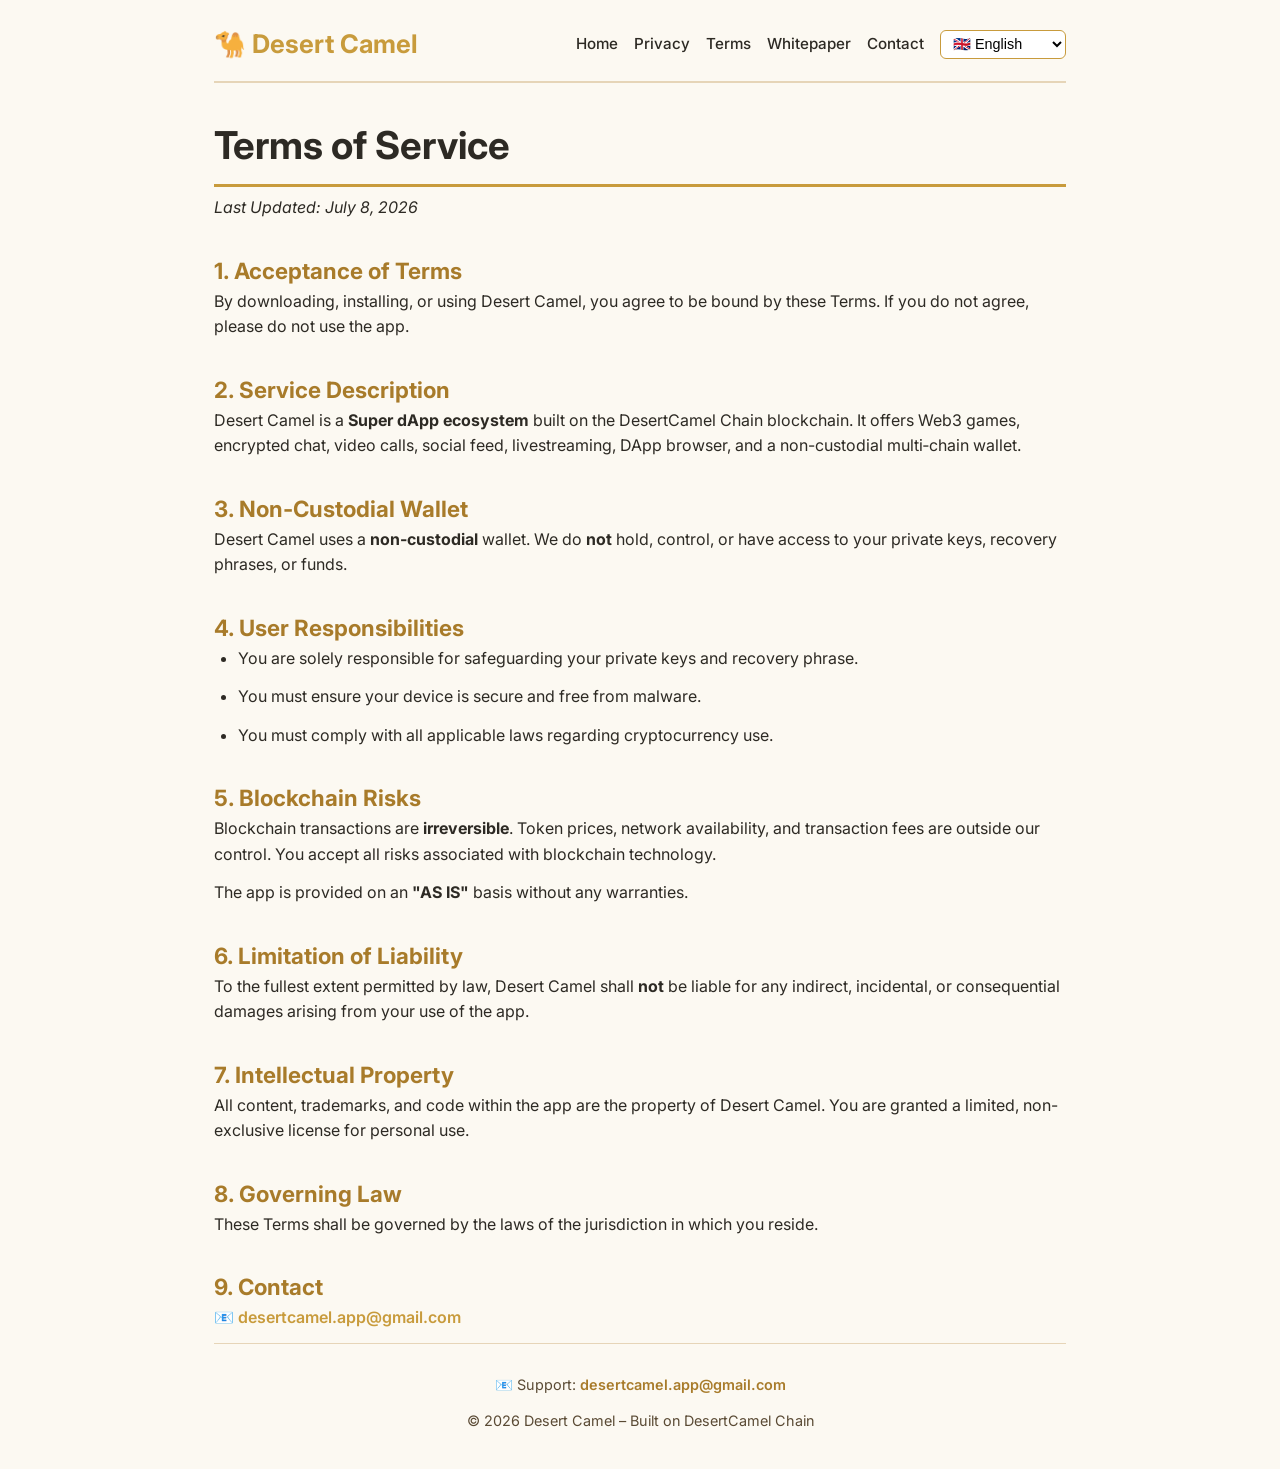
<file: terms.html>
<!DOCTYPE html>
<html lang="en">
<head>
  <meta charset="UTF-8">
  <meta name="viewport" content="width=device-width, initial-scale=1.0">
  <title>Terms of Service – Desert Camel</title>
  <link href="https://fonts.googleapis.com/css2?family=Inter:opsz,wght@14..32,400..700&display=swap" rel="stylesheet">
  <style>
    * { margin:0; padding:0; box-sizing:border-box; }
    body {
      font-family: 'Inter', sans-serif;
      background: #fcf9f2;
      color: #2d2a24;
      line-height: 1.6;
      padding: 1.5rem;
      max-width: 900px;
      margin: 0 auto;
      min-height: 100vh;
      display: flex;
      flex-direction: column;
    }
    header {
      display: flex;
      justify-content: space-between;
      align-items: center;
      flex-wrap: wrap;
      padding-bottom: 1rem;
      border-bottom: 2px solid #e6d5b8;
      margin-bottom: 2rem;
    }
    .logo { font-size: 1.6rem; font-weight: 700; }
    .logo span { color: #c89b3c; }
    nav { display: flex; align-items: center; flex-wrap: wrap; gap: 0.5rem 1rem; }
    nav a { color: #2d2a24; text-decoration: none; font-weight: 500; font-size: 0.95rem; }
    nav a:hover { color: #c89b3c; }
    .lang-select { padding: 0.3rem 0.5rem; border-radius: 6px; border: 1px solid #c89b3c; background: white; font-size: 0.9rem; cursor: pointer; }
    h1 { font-size: 2.4rem; border-bottom: 3px solid #c89b3c; padding-bottom: 0.5rem; margin-bottom: 0.5rem; }
    h2 { margin-top: 2rem; font-size: 1.4rem; color: #a87b2a; }
    p, li { margin-bottom: 0.8rem; }
    ul { padding-left: 1.5rem; }
    footer {
      margin-top: auto;
      border-top: 1px solid #e6d5b8;
      padding-top: 1.8rem;
      text-align: center;
      color: #5a4a34;
      font-size: 0.9rem;
    }
    footer a { color: #a87b2a; text-decoration: none; }
    footer a:hover { text-decoration: underline; }
    a { color: #c89b3c; text-decoration: none; font-weight: 600; }
    a:hover { text-decoration: underline; }
    @media (max-width: 700px) {
      header { flex-direction: column; gap: 0.8rem; align-items: center; }
      nav { justify-content: center; }
      nav a { margin: 0 0.4rem; font-size: 0.85rem; }
      h1 { font-size: 1.8rem; }
    }
  </style>
</head>
<body>
  <header>
    <div class="logo">🐪 <span>Desert Camel</span></div>
    <nav>
      <a href="index.html" data-key="home">Home</a>
      <a href="privacy.html" data-key="privacy">Privacy</a>
      <a href="terms.html" data-key="terms">Terms</a>
      <a href="whitepaper.html" data-key="whitepaper">Whitepaper</a>
      <a href="contact.html" data-key="contact">Contact</a>
      <select class="lang-select" id="langSelector" onchange="switchLang(this.value)">
        <option value="en">🇬🇧 English</option>
        <option value="zh">🇨🇳 中文</option>
        <option value="hi">🇮🇳 हिंदी</option>
        <option value="vi">🇻🇳 Tiếng Việt</option>
        <option value="ar">🇸🇦 العربية</option>
        <option value="id">🇮🇩 Indonesia</option>
        <option value="ms">🇲🇾 Melayu</option>
        <option value="fr">🇫🇷 Français</option>
        <option value="pt">🇵🇹 Português</option>
        <option value="ko">🇰🇷 한국어</option>
        <option value="ja">🇯🇵 日本語</option>
      </select>
    </nav>
  </header>
  <main>
    <h1 data-key="terms-title">Terms of Service</h1>
    <p><em data-key="last-updated">Last Updated: July 8, 2026</em></p>
    <div id="terms-content">
      <div class="en-content">
        <h2>1. Acceptance of Terms</h2>
        <p>By downloading, installing, or using Desert Camel, you agree to be bound by these Terms. If you do not agree, please do not use the app.</p>
        <h2>2. Service Description</h2>
        <p>Desert Camel is a <strong>Super dApp ecosystem</strong> built on the DesertCamel Chain blockchain. It offers Web3 games, encrypted chat, video calls, social feed, livestreaming, DApp browser, and a non-custodial multi‑chain wallet.</p>
        <h2>3. Non-Custodial Wallet</h2>
        <p>Desert Camel uses a <strong>non-custodial</strong> wallet. We do <strong>not</strong> hold, control, or have access to your private keys, recovery phrases, or funds.</p>
        <h2>4. User Responsibilities</h2>
        <ul>
          <li>You are solely responsible for safeguarding your private keys and recovery phrase.</li>
          <li>You must ensure your device is secure and free from malware.</li>
          <li>You must comply with all applicable laws regarding cryptocurrency use.</li>
        </ul>
        <h2>5. Blockchain Risks</h2>
        <p>Blockchain transactions are <strong>irreversible</strong>. Token prices, network availability, and transaction fees are outside our control. You accept all risks associated with blockchain technology.</p>
        <p>The app is provided on an <strong>"AS IS"</strong> basis without any warranties.</p>
        <h2>6. Limitation of Liability</h2>
        <p>To the fullest extent permitted by law, Desert Camel shall <strong>not</strong> be liable for any indirect, incidental, or consequential damages arising from your use of the app.</p>
        <h2>7. Intellectual Property</h2>
        <p>All content, trademarks, and code within the app are the property of Desert Camel. You are granted a limited, non-exclusive license for personal use.</p>
        <h2>8. Governing Law</h2>
        <p>These Terms shall be governed by the laws of the jurisdiction in which you reside.</p>
        <h2>9. Contact</h2>
        <p>📧 <a href="mailto:desertcamel.app@gmail.com">desertcamel.app@gmail.com</a></p>
      </div>
      <div id="translated-content" style="display:none;"></div>
    </div>
  </main>
  <footer>
    <p data-key="footer-support">📧 Support: <a href="mailto:desertcamel.app@gmail.com">desertcamel.app@gmail.com</a></p>
    <p data-key="footer-copy">© 2026 Desert Camel – Built on DesertCamel Chain</p>
  </footer>

  <script>
    const translations = {
      en: {
        home: 'Home', privacy: 'Privacy', terms: 'Terms', contact: 'Contact',
        'terms-title': 'Terms of Service',
        'last-updated': 'Last Updated: July 8, 2026',
        'footer-support': '📧 Support: <a href="mailto:desertcamel.app@gmail.com">desertcamel.app@gmail.com</a>',
        'footer-copy': '© 2026 Desert Camel – Built on DesertCamel Chain'
      },
      vi: {
        home: 'Trang chủ', privacy: 'Chính sách bảo mật', terms: 'Điều khoản', contact: 'Liên hệ',
        'terms-title': 'Điều khoản sử dụng',
        'last-updated': 'Cập nhật lần cuối: 8 tháng 7, 2026',
        'footer-support': '📧 Hỗ trợ: <a href="mailto:desertcamel.app@gmail.com">desertcamel.app@gmail.com</a>',
        'footer-copy': '© 2026 Desert Camel – Xây dựng trên DesertCamel Chain'
      },
      zh: {
        home: '首页', privacy: '隐私政策', terms: '服务条款', contact: '联系我们',
        'terms-title': '服务条款',
        'last-updated': '最后更新: 2026年7月8日',
        'footer-support': '📧 支持: <a href="mailto:desertcamel.app@gmail.com">desertcamel.app@gmail.com</a>',
        'footer-copy': '© 2026 Desert Camel – 基于 DesertCamel Chain 构建'
      },
      hi: {
        home: 'होम', privacy: 'गोपनीयता नीति', terms: 'सेवा की शर्तें', contact: 'संपर्क करें',
        'terms-title': 'सेवा की शर्तें',
        'last-updated': 'अंतिम अद्यतन: 8 जुलाई 2026',
        'footer-support': '📧 सहायता: <a href="mailto:desertcamel.app@gmail.com">desertcamel.app@gmail.com</a>',
        'footer-copy': '© 2026 Desert Camel – DesertCamel Chain पर निर्मित'
      },
      ar: {
        home: 'الرئيسية', privacy: 'سياسة الخصوصية', terms: 'شروط الخدمة', contact: 'اتصل بنا',
        'terms-title': 'شروط الخدمة',
        'last-updated': 'آخر تحديث: 8 يوليو 2026',
        'footer-support': '📧 الدعم: <a href="mailto:desertcamel.app@gmail.com">desertcamel.app@gmail.com</a>',
        'footer-copy': '© 2026 Desert Camel – مبني على DesertCamel Chain'
      },
      id: {
        home: 'Beranda', privacy: 'Kebijakan Privasi', terms: 'Syarat Layanan', contact: 'Kontak',
        'terms-title': 'Syarat Layanan',
        'last-updated': 'Terakhir diperbarui: 8 Juli 2026',
        'footer-support': '📧 Dukungan: <a href="mailto:desertcamel.app@gmail.com">desertcamel.app@gmail.com</a>',
        'footer-copy': '© 2026 Desert Camel – Dibangun di DesertCamel Chain'
      },
      ms: {
        home: 'Rumah', privacy: 'Dasar Privasi', terms: 'Terma Perkhidmatan', contact: 'Hubungi',
        'terms-title': 'Terma Perkhidmatan',
        'last-updated': 'Dikemaskini terakhir: 8 Julai 2026',
        'footer-support': '📧 Sokongan: <a href="mailto:desertcamel.app@gmail.com">desertcamel.app@gmail.com</a>',
        'footer-copy': '© 2026 Desert Camel – Dibina di DesertCamel Chain'
      },
      fr: {
        home: 'Accueil', privacy: 'Confidentialité', terms: 'Conditions', contact: 'Contact',
        'terms-title': 'Conditions d\'utilisation',
        'last-updated': 'Dernière mise à jour: 8 juillet 2026',
        'footer-support': '📧 Support: <a href="mailto:desertcamel.app@gmail.com">desertcamel.app@gmail.com</a>',
        'footer-copy': '© 2026 Desert Camel – Construit sur DesertCamel Chain'
      },
      pt: {
        home: 'Início', privacy: 'Privacidade', terms: 'Termos', contact: 'Contato',
        'terms-title': 'Termos de Serviço',
        'last-updated': 'Última atualização: 8 de julho de 2026',
        'footer-support': '📧 Suporte: <a href="mailto:desertcamel.app@gmail.com">desertcamel.app@gmail.com</a>',
        'footer-copy': '© 2026 Desert Camel – Construído na DesertCamel Chain'
      },
      ko: {
        home: '홈', privacy: '개인정보처리방침', terms: '서비스 약관', contact: '연락처',
        'terms-title': '서비스 약관',
        'last-updated': '마지막 업데이트: 2026년 7월 8일',
        'footer-support': '📧 지원: <a href="mailto:desertcamel.app@gmail.com">desertcamel.app@gmail.com</a>',
        'footer-copy': '© 2026 Desert Camel – DesertCamel Chain에서 구축됨'
      },
      ja: {
        home: 'ホーム', privacy: 'プライバシーポリシー', terms: '利用規約', contact: 'お問い合わせ',
        'terms-title': '利用規約',
        'last-updated': '最終更新日: 2026年7月8日',
        'footer-support': '📧 サポート: <a href="mailto:desertcamel.app@gmail.com">desertcamel.app@gmail.com</a>',
        'footer-copy': '© 2026 Desert Camel – DesertCamel Chain上に構築'
      }
    };

    const termsTranslations = {
      en: `
        <h2>1. Acceptance of Terms</h2>
        <p>By downloading, installing, or using Desert Camel, you agree to be bound by these Terms. If you do not agree, please do not use the app.</p>
        <h2>2. Service Description</h2>
        <p>Desert Camel is a <strong>Super dApp ecosystem</strong> built on the DesertCamel Chain blockchain. It offers Web3 games, encrypted chat, video calls, social feed, livestreaming, DApp browser, and a non-custodial multi‑chain wallet.</p>
        <h2>3. Non-Custodial Wallet</h2>
        <p>Desert Camel uses a <strong>non-custodial</strong> wallet. We do <strong>not</strong> hold, control, or have access to your private keys, recovery phrases, or funds.</p>
        <h2>4. User Responsibilities</h2>
        <ul>
          <li>You are solely responsible for safeguarding your private keys and recovery phrase.</li>
          <li>You must ensure your device is secure and free from malware.</li>
          <li>You must comply with all applicable laws regarding cryptocurrency use.</li>
        </ul>
        <h2>5. Blockchain Risks</h2>
        <p>Blockchain transactions are <strong>irreversible</strong>. Token prices, network availability, and transaction fees are outside our control. You accept all risks associated with blockchain technology.</p>
        <p>The app is provided on an <strong>"AS IS"</strong> basis without any warranties.</p>
        <h2>6. Limitation of Liability</h2>
        <p>To the fullest extent permitted by law, Desert Camel shall <strong>not</strong> be liable for any indirect, incidental, or consequential damages arising from your use of the app.</p>
        <h2>7. Intellectual Property</h2>
        <p>All content, trademarks, and code within the app are the property of Desert Camel. You are granted a limited, non-exclusive license for personal use.</p>
        <h2>8. Governing Law</h2>
        <p>These Terms shall be governed by the laws of the jurisdiction in which you reside.</p>
        <h2>9. Contact</h2>
        <p>📧 <a href="mailto:desertcamel.app@gmail.com">desertcamel.app@gmail.com</a></p>
      `,
      vi: `
        <h2>1. Chấp nhận điều khoản</h2>
        <p>Bằng cách tải xuống, cài đặt hoặc sử dụng Desert Camel, bạn đồng ý bị ràng buộc bởi các Điều khoản này. Nếu bạn không đồng ý, vui lòng không sử dụng ứng dụng.</p>
        <h2>2. Mô tả dịch vụ</h2>
        <p>Desert Camel là hệ sinh thái <strong>Super dApp</strong> được xây dựng trên blockchain DesertCamel Chain. Nó cung cấp game Web3, nhắn tin mã hóa, gọi video, mạng xã hội, livestream, trình duyệt DApp và ví đa chuỗi không lưu giữ.</p>
        <h2>3. Ví phi tập trung</h2>
        <p>Desert Camel sử dụng ví <strong>phi tập trung</strong>. Chúng tôi <strong>không</strong> nắm giữ, kiểm soát hoặc truy cập khóa riêng, cụm từ khôi phục hoặc tiền của bạn.</p>
        <h2>4. Trách nhiệm của người dùng</h2>
        <ul>
          <li>Bạn chịu trách nhiệm bảo vệ khóa riêng và cụm từ khôi phục của mình.</li>
          <li>Đảm bảo thiết bị của bạn an toàn và không có phần mềm độc hại.</li>
          <li>Tuân thủ các luật hiện hành về sử dụng tiền mã hóa.</li>
        </ul>
        <h2>5. Rủi ro blockchain</h2>
        <p>Giao dịch blockchain là <strong>không thể đảo ngược</strong>. Giá token, khả năng mạng và phí giao dịch nằm ngoài tầm kiểm soát của chúng tôi. Bạn chấp nhận mọi rủi ro liên quan đến công nghệ blockchain.</p>
        <p>Ứng dụng được cung cấp trên cơ sở <strong>"NGUYÊN TRẠNG"</strong> mà không có bất kỳ bảo hành nào.</p>
        <h2>6. Giới hạn trách nhiệm</h2>
        <p>Trong phạm vi luật cho phép, Desert Camel sẽ <strong>không</strong> chịu trách nhiệm cho bất kỳ thiệt hại gián tiếp, ngẫu nhiên hoặc do hậu quả nào phát sinh từ việc sử dụng ứng dụng.</p>
        <h2>7. Sở hữu trí tuệ</h2>
        <p>Mọi nội dung, nhãn hiệu và mã nguồn trong ứng dụng đều thuộc sở hữu của Desert Camel. Bạn được cấp giấy phép hạn chế, không độc quyền cho mục đích cá nhân.</p>
        <h2>8. Luật điều chỉnh</h2>
        <p>Các Điều khoản này sẽ được điều chỉnh bởi luật pháp của khu vực bạn cư trú.</p>
        <h2>9. Liên hệ</h2>
        <p>📧 <a href="mailto:desertcamel.app@gmail.com">desertcamel.app@gmail.com</a></p>
      `,
      zh: `
        <h2>1. 接受条款</h2>
        <p>下载、安装或使用 Desert Camel 即表示您同意受本条款约束。如果您不同意，请不要使用该应用程序。</p>
        <h2>2. 服务描述</h2>
        <p>Desert Camel 是建立在 DesertCamel Chain 区块链上的 <strong>Super dApp 生态系统</strong>。它提供 Web3 游戏、加密聊天、视频通话、社交动态、直播、DApp 浏览器和非托管多链钱包。</p>
        <h2>3. 非托管钱包</h2>
        <p>Desert Camel 使用<strong>非托管</strong>钱包。我们<strong>不</strong>持有、控制或访问您的私钥、恢复短语或资金。</p>
        <h2>4. 用户责任</h2>
        <ul>
          <li>您全权负责保护您的私钥和恢复短语。</li>
          <li>确保您的设备安全且没有恶意软件。</li>
          <li>您必须遵守所有关于加密货币使用的适用法律。</li>
        </ul>
        <h2>5. 区块链风险</h2>
        <p>区块链交易是<strong>不可逆的</strong>。代币价格、网络可用性和交易费用超出我们的控制范围。您接受与区块链技术相关的所有风险。</p>
        <p>本应用程序按<strong>"原样"</strong>提供，不作任何保证。</p>
        <h2>6. 责任限制</h2>
        <p>在法律允许的最大范围内，Desert Camel <strong>不</strong>对您因使用本应用程序而产生的任何间接、偶然或后果性损害承担责任。</p>
        <h2>7. 知识产权</h2>
        <p>应用程序中的所有内容、商标和代码均为 Desert Camel 的财产。您被授予有限、非排他性的个人使用许可。</p>
        <h2>8. 管辖法律</h2>
        <p>本条款受您所在司法管辖区的法律管辖。</p>
        <h2>9. 联系方式</h2>
        <p>📧 <a href="mailto:desertcamel.app@gmail.com">desertcamel.app@gmail.com</a></p>
      `,
      hi: `
        <h2>1. शर्तों की स्वीकृति</h2>
        <p>Desert Camel को डाउनलोड, इंस्टॉल या उपयोग करके, आप इन शर्तों से बंधे होने के लिए सहमत होते हैं। यदि आप सहमत नहीं हैं, तो कृपया ऐप का उपयोग न करें।</p>
        <h2>2. सेवा विवरण</h2>
        <p>Desert Camel DesertCamel Chain ब्लॉकचेन पर बना <strong>Super dApp पारिस्थितिकी तंत्र</strong> है। यह Web3 गेम, एन्क्रिप्टेड चैट, वीडियो कॉल, सोशल फीड, लाइवस्ट्रीमिंग, DApp ब्राउज़र और एक गैर-संरक्षक मल्टी-चेन वॉलेट प्रदान करता है।</p>
        <h2>3. गैर-संरक्षक वॉलेट</h2>
        <p>Desert Camel एक <strong>गैर-संरक्षक</strong> वॉलेट का उपयोग करता है। हम आपकी निजी कुंजियों, पुनर्प्राप्ति वाक्यांश या धनराशि को <strong>नहीं</strong> रखते, नियंत्रित नहीं करते, या उन तक पहुंच नहीं रखते।</p>
        <h2>4. उपयोगकर्ता की जिम्मेदारियाँ</h2>
        <ul>
          <li>आप अपनी निजी कुंजियों और पुनर्प्राप्ति वाक्यांश की सुरक्षा के लिए पूरी तरह से जिम्मेदार हैं।</li>
          <li>आपको यह सुनिश्चित करना होगा कि आपका डिवाइस सुरक्षित है और मैलवेयर से मुक्त है।</li>
          <li>आपको क्रिप्टोकरेंसी उपयोग के संबंध में सभी लागू कानूनों का पालन करना होगा।</li>
        </ul>
        <h2>5. ब्लॉकचेन जोखिम</h2>
        <p>ब्लॉकचेन लेनदेन <strong>अपरिवर्तनीय</strong> हैं। टोकन मूल्य, नेटवर्क उपलब्धता और लेनदेन शुल्क हमारे नियंत्रण से बाहर हैं। आप ब्लॉकचेन तकनीक से जुड़े सभी जोखिमों को स्वीकार करते हैं।</p>
        <p>ऐप <strong>"जैसा है"</strong> आधार पर बिना किसी वारंटी के प्रदान किया जाता है।</p>
        <h2>6. दायित्व की सीमा</h2>
        <p>कानून द्वारा अनुमत अधिकतम सीमा तक, Desert Camel ऐप के उपयोग से उत्पन्न होने वाली किसी भी अप्रत्यक्ष, आकस्मिक या परिणामी क्षति के लिए <strong>जिम्मेदार नहीं</strong> होगा।</p>
        <h2>7. बौद्धिक संपदा</h2>
        <p>ऐप के भीतर सभी सामग्री, ट्रेडमार्क और कोड Desert Camel की संपत्ति हैं। आपको व्यक्तिगत उपयोग के लिए एक सीमित, गैर-अनन्य लाइसेंस दिया गया है।</p>
        <h2>8. शासी कानून</h2>
        <p>ये शर्तें उस क्षेत्राधिकार के कानूनों द्वारा शासित होंगी जिसमें आप रहते हैं।</p>
        <h2>9. संपर्क</h2>
        <p>📧 <a href="mailto:desertcamel.app@gmail.com">desertcamel.app@gmail.com</a></p>
      `,
      ar: `
        <h2>1. قبول الشروط</h2>
        <p>بتحميل أو تثبيت أو استخدام Desert Camel، فإنك توافق على الالتزام بهذه الشروط. إذا كنت لا توافق، يرجى عدم استخدام التطبيق.</p>
        <h2>2. وصف الخدمة</h2>
        <p>Desert Camel هو نظام بيئي <strong>Super dApp</strong> مبني على سلسلة كتل DesertCamel Chain. يوفر ألعاب Web3، دردشة مشفرة، مكالمات فيديو، خلاصة اجتماعية، بث مباشر، متصفح DApp، ومحفظة متعددة السلاسل غير أمينة.</p>
        <h2>3. محفظة غير أمينة</h2>
        <p>تستخدم Desert Camel محفظة <strong>غير أمينة</strong>. نحن <strong>لا</strong> نحتفظ بمفاتيحك الخاصة أو عبارات الاسترداد أو الأموال أو نتحكم فيها أو يمكننا الوصول إليها.</p>
        <h2>4. مسؤوليات المستخدم</h2>
        <ul>
          <li>أنت وحدك المسؤول عن حماية مفاتيحك الخاصة وعبارة الاسترداد الخاصة بك.</li>
          <li>يجب عليك التأكد من أن جهازك آمن وخالٍ من البرامج الضارة.</li>
          <li>يجب عليك الامتثال لجميع القوانين المعمول بها فيما يتعلق باستخدام العملات المشفرة.</li>
        </ul>
        <h2>5. مخاطر سلسلة الكتل</h2>
        <p>معاملات سلسلة الكتل <strong>لا رجعة فيها</strong>. أسعار الرموز وتوافر الشبكة ورسوم المعاملات خارجة عن سيطرتنا. أنت تقبل جميع المخاطر المرتبطة بتقنية سلسلة الكتل.</p>
        <p>يتم تقديم التطبيق على أساس <strong>"كما هي"</strong> دون أي ضمانات.</p>
        <h2>6. الحد من المسؤولية</h2>
        <p>إلى أقصى حد يسمح به القانون، لن تكون Desert Camel <strong>مسؤولة</strong> عن أي أضرار غير مباشرة أو عرضية أو تبعية ناتجة عن استخدامك للتطبيق.</p>
        <h2>7. الملكية الفكرية</h2>
        <p>جميع المحتويات والعلامات التجارية والرمز داخل التطبيق هي ملك لـ Desert Camel. يتم منحك ترخيصًا محدودًا وغير حصري للاستخدام الشخصي.</p>
        <h2>8. القانون الحاكم</h2>
        <p>تخضع هذه الشروط لقوانين الولاية القضائية التي تقيم فيها.</p>
        <h2>9. الاتصال</h2>
        <p>📧 <a href="mailto:desertcamel.app@gmail.com">desertcamel.app@gmail.com</a></p>
      `,
      id: `
        <h2>1. Penerimaan Syarat</h2>
        <p>Dengan mengunduh, menginstal, atau menggunakan Desert Camel, Anda setuju untuk terikat oleh Syarat ini. Jika Anda tidak setuju, jangan gunakan aplikasi ini.</p>
        <h2>2. Deskripsi Layanan</h2>
        <p>Desert Camel adalah ekosistem <strong>Super dApp</strong> yang dibangun di atas blockchain DesertCamel Chain. Ini menawarkan game Web3, obrolan terenkripsi, panggilan video, umpan sosial, siaran langsung, browser DApp, dan dompet multi-rantai non‑kustodial.</p>
        <h2>3. Dompet Non-Kustodian</h2>
        <p>Desert Camel menggunakan dompet <strong>non-kustodian</strong>. Kami <strong>tidak</strong> menyimpan, mengontrol, atau memiliki akses ke kunci pribadi, frasa pemulihan, atau dana Anda.</p>
        <h2>4. Tanggung Jawab Pengguna</h2>
        <ul>
          <li>Anda bertanggung jawab penuh untuk menjaga kunci pribadi dan frasa pemulihan Anda.</li>
          <li>Anda harus memastikan perangkat Anda aman dan bebas dari malware.</li>
          <li>Anda harus mematuhi semua hukum yang berlaku terkait penggunaan mata uang kripto.</li>
        </ul>
        <h2>5. Risiko Blockchain</h2>
        <p>Transaksi blockchain <strong>tidak dapat dibatalkan</strong>. Harga token, ketersediaan jaringan, dan biaya transaksi di luar kendali kami. Anda menerima semua risiko yang terkait dengan teknologi blockchain.</p>
        <p>Aplikasi ini disediakan berdasarkan <strong>"APA ADANYA"</strong> tanpa jaminan apapun.</p>
        <h2>6. Batasan Tanggung Jawab</h2>
        <p>Sejauh diizinkan oleh hukum, Desert Camel <strong>tidak</strong> bertanggung jawab atas segala kerusakan tidak langsung, insidental, atau konsekuensial yang timbul dari penggunaan aplikasi.</p>
        <h2>7. Kekayaan Intelektual</h2>
        <p>Semua konten, merek dagang, dan kode dalam aplikasi adalah milik Desert Camel. Anda diberikan lisensi terbatas, non-eksklusif untuk penggunaan pribadi.</p>
        <h2>8. Hukum yang Berlaku</h2>
        <p>Syarat ini akan diatur oleh hukum yurisdiksi tempat Anda tinggal.</p>
        <h2>9. Kontak</h2>
        <p>📧 <a href="mailto:desertcamel.app@gmail.com">desertcamel.app@gmail.com</a></p>
      `,
      ms: `
        <h2>1. Penerimaan Terma</h2>
        <p>Dengan memuat turun, memasang, atau menggunakan Desert Camel, anda bersetuju untuk terikat dengan Terma ini. Jika anda tidak bersetuju, jangan gunakan aplikasi ini.</p>
        <h2>2. Penerangan Perkhidmatan</h2>
        <p>Desert Camel ialah ekosistem <strong>Super dApp</strong> yang dibina di atas blockchain DesertCamel Chain. Ia menawarkan permainan Web3, perbualan disulitkan, panggilan video, suapan sosial, penstriman langsung, pelayar DApp, dan dompet pelbagai rantaian bukan‑penjaga.</p>
        <h2>3. Dompet Bukan-Penjaga</h2>
        <p>Desert Camel menggunakan dompet <strong>bukan-penjaga</strong>. Kami <strong>tidak</strong> memegang, mengawal, atau mempunyai akses kepada kunci peribadi, frasa pemulihan, atau dana anda.</p>
        <h2>4. Tanggungjawab Pengguna</h2>
        <ul>
          <li>Anda bertanggungjawab sepenuhnya untuk melindungi kunci peribadi dan frasa pemulihan anda.</li>
          <li>Anda mesti memastikan peranti anda selamat dan bebas daripada perisian hasad.</li>
          <li>Anda mesti mematuhi semua undang-undang yang berkenaan mengenai penggunaan mata wang kripto.</li>
        </ul>
        <h2>5. Risiko Blockchain</h2>
        <p>Transaksi blockchain adalah <strong>tidak boleh balik</strong>. Harga token, ketersediaan rangkaian, dan yuran transaksi di luar kawalan kami. Anda menerima semua risiko yang berkaitan dengan teknologi blockchain.</p>
        <p>Aplikasi ini disediakan atas dasar <strong>"SEBAGAIMANA ADANYA"</strong> tanpa sebarang jaminan.</p>
        <h2>6. Had Liabiliti</h2>
        <p>Setakat yang dibenarkan oleh undang-undang, Desert Camel <strong>tidak</strong> bertanggungjawab atas sebarang kerosakan tidak langsung, sampingan, atau berbangkit daripada penggunaan aplikasi.</p>
        <h2>7. Harta Intelek</h2>
        <p>Semua kandungan, tanda dagangan, dan kod dalam aplikasi adalah hak milik Desert Camel. Anda diberikan lesen terhad, tidak eksklusif untuk kegunaan peribadi.</p>
        <h2>8. Undang-undang Pentadbir</h2>
        <p>Terma ini akan ditadbir oleh undang-undang bidang kuasa di mana anda tinggal.</p>
        <h2>9. Hubungan</h2>
        <p>📧 <a href="mailto:desertcamel.app@gmail.com">desertcamel.app@gmail.com</a></p>
      `,
      fr: `
        <h2>1. Acceptation des conditions</h2>
        <p>En téléchargeant, installant ou utilisant Desert Camel, vous acceptez d'être lié par ces Conditions. Si vous n'acceptez pas, veuillez ne pas utiliser l'application.</p>
        <h2>2. Description du service</h2>
        <p>Desert Camel est un écosystème <strong>Super dApp</strong> construit sur la blockchain DesertCamel Chain. Il propose des jeux Web3, un chat chiffré, des appels vidéo, un fil social, des livestreams, un navigateur DApp et un portefeuille multi‑chaînes non‑custodial.</p>
        <h2>3. Portefeuille non custodial</h2>
        <p>Desert Camel utilise un portefeuille <strong>non custodial</strong>. Nous ne détenons, contrôlons ou n'avons pas accès à vos clés privées, phrases de récupération ou fonds.</p>
        <h2>4. Responsabilités de l'utilisateur</h2>
        <ul>
          <li>Vous êtes seul responsable de la sauvegarde de vos clés privées et de votre phrase de récupération.</li>
          <li>Vous devez vous assurer que votre appareil est sécurisé et exempt de logiciels malveillants.</li>
          <li>Vous devez vous conformer à toutes les lois applicables concernant l'utilisation des cryptomonnaies.</li>
        </ul>
        <h2>5. Risques de la blockchain</h2>
        <p>Les transactions blockchain sont <strong>irréversibles</strong>. Les prix des jetons, la disponibilité du réseau et les frais de transaction échappent à notre contrôle. Vous acceptez tous les risques associés à la technologie blockchain.</p>
        <p>L'application est fournie sur une base <strong>"EN L'ÉTAT"</strong> sans aucune garantie.</p>
        <h2>6. Limitation de responsabilité</h2>
        <p>Dans toute la mesure permise par la loi, Desert Camel ne sera <strong>pas</strong> responsable des dommages indirects, accessoires ou consécutifs résultant de votre utilisation de l'application.</p>
        <h2>7. Propriété intellectuelle</h2>
        <p>Tout le contenu, les marques et le code de l'application sont la propriété de Desert Camel. Vous bénéficiez d'une licence limitée et non exclusive pour un usage personnel.</p>
        <h2>8. Droit applicable</h2>
        <p>Ces Conditions sont régies par les lois de la juridiction dans laquelle vous résidez.</p>
        <h2>9. Contact</h2>
        <p>📧 <a href="mailto:desertcamel.app@gmail.com">desertcamel.app@gmail.com</a></p>
      `,
      pt: `
        <h2>1. Aceitação dos Termos</h2>
        <p>Ao baixar, instalar ou usar o Desert Camel, você concorda em ficar vinculado a estes Termos. Se não concordar, não use o aplicativo.</p>
        <h2>2. Descrição do Serviço</h2>
        <p>Desert Camel é um ecossistema <strong>Super dApp</strong> construído na blockchain DesertCamel Chain. Oferece jogos Web3, chat criptografado, chamadas de vídeo, feed social, transmissões ao vivo, navegador DApp e uma carteira multi-cadeia não‑custodial.</p>
        <h2>3. Carteira não custodial</h2>
        <p>Desert Camel usa uma carteira <strong>não custodial</strong>. Nós <strong>não</strong> detemos, controlamos ou temos acesso às suas chaves privadas, frases de recuperação ou fundos.</p>
        <h2>4. Responsabilidades do Utilizador</h2>
        <ul>
          <li>Você é o único responsável por proteger suas chaves privadas e frase de recuperação.</li>
          <li>Você deve garantir que seu dispositivo esteja seguro e livre de malware.</li>
          <li>Você deve cumprir todas as leis aplicáveis sobre o uso de criptomoedas.</li>
        </ul>
        <h2>5. Riscos da Blockchain</h2>
        <p>As transações blockchain são <strong>irreversíveis</strong>. Os preços dos tokens, a disponibilidade da rede e as taxas de transação estão fora do nosso controle. Você aceita todos os riscos associados à tecnologia blockchain.</p>
        <p>O aplicativo é fornecido numa base <strong>"COMO ESTÁ"</strong> sem quaisquer garantias.</p>
        <h2>6. Limitação de Responsabilidade</h2>
        <p>Na extensão máxima permitida por lei, a Desert Camel <strong>não</strong> será responsável por quaisquer danos indiretos, incidentais ou consequentes decorrentes do uso do aplicativo.</p>
        <h2>7. Propriedade Intelectual</h2>
        <p>Todo o conteúdo, marcas registradas e código no aplicativo são propriedade da Desert Camel. Você recebe uma licença limitada e não exclusiva para uso pessoal.</p>
        <h2>8. Lei Aplicável</h2>
        <p>Estes Termos serão regidos pelas leis da jurisdição em que você reside.</p>
        <h2>9. Contacto</h2>
        <p>📧 <a href="mailto:desertcamel.app@gmail.com">desertcamel.app@gmail.com</a></p>
      `,
      ko: `
        <h2>1. 약관 동의</h2>
        <p>Desert Camel을 다운로드, 설치 또는 사용함으로써 귀하는 본 약관의 적용을 받는 데 동의합니다. 동의하지 않으시면 앱을 사용하지 마십시오.</p>
        <h2>2. 서비스 설명</h2>
        <p>Desert Camel은 DesertCamel Chain 블록체인에 구축된 <strong>Super dApp 생태계</strong>입니다. Web3 게임, 암호화 채팅, 영상 통화, 소셜 피드, 라이브스트리밍, DApp 브라우저 및 비수탁 멀티체인 지갑을 제공합니다.</p>
        <h2>3. 비수탁 지갑</h2>
        <p>Desert Camel은 <strong>비수탁</strong> 지갑을 사용합니다. 당사는 귀하의 개인 키, 복구 문구 또는 자금을 <strong>보유, 통제 또는 액세스하지 않습니다</strong>.</p>
        <h2>4. 사용자 책임</h2>
        <ul>
          <li>귀하는 개인 키와 복구 문구를 보호할 책임이 전적으로 있습니다.</li>
          <li>귀하는 기기가 안전하고 맬웨어가 없는지 확인해야 합니다.</li>
          <li>암호화폐 사용에 관한 모든 관련 법률을 준수해야 합니다.</li>
        </ul>
        <h2>5. 블록체인 위험</h2>
        <p>블록체인 거래는 <strong>되돌릴 수 없습니다</strong>. 토큰 가격, 네트워크 가용성 및 거래 수수료는 당사의 통제 범위를 벗어납니다. 귀하는 블록체인 기술과 관련된 모든 위험을 수락합니다.</p>
        <p>앱은 보증 없이 <strong>"있는 그대로"</strong> 제공됩니다.</p>
        <h2>6. 책임의 제한</h2>
        <p>법이 허용하는 최대한도 내에서 Desert Camel은 앱 사용으로 인해 발생하는 간접적, 부수적 또는 결과적 손해에 대해 <strong>책임을 지지 않습니다</strong>.</p>
        <h2>7. 지적 재산권</h2>
        <p>앱 내 모든 콘텐츠, 상표 및 코드는 Desert Camel의 자산입니다. 귀하는 개인적인 사용을 위한 제한적이고 비독점적인 라이선스를 부여받습니다.</p>
        <h2>8. 준거법</h2>
        <p>본 약관은 귀하가 거주하는 관할권의 법률에 의해 규율됩니다.</p>
        <h2>9. 연락처</h2>
        <p>📧 <a href="mailto:desertcamel.app@gmail.com">desertcamel.app@gmail.com</a></p>
      `,
      ja: `
        <h2>1. 利用規約の同意</h2>
        <p>Desert Camelをダウンロード、インストール、または使用することにより、本規約に拘束されることに同意したものとします。同意しない場合は、アプリを使用しないでください。</p>
        <h2>2. サービス説明</h2>
        <p>Desert CamelはDesertCamel Chainブロックチェーン上に構築された<strong>Super dAppエコシステム</strong>です。Web3ゲーム、暗号化チャット、ビデオ通話、ソーシャルフィード、ライブ配信、DAppブラウザ、およびノンカストディアルのマルチチェーンウォレットを提供します。</p>
        <h2>3. 非カストディアルウォレット</h2>
        <p>Desert Camelは<strong>非カストディアル</strong>ウォレットを使用します。当社はお客様の秘密鍵、リカバリーフレーズ、または資金を<strong>保持、管理、またはアクセスすることはありません</strong>。</p>
        <h2>4. ユーザーの責任</h2>
        <ul>
          <li>お客様は、秘密鍵とリカバリーフレーズを保護する責任を負います。</li>
          <li>お客様のデバイスが安全でマルウェアに感染していないことを確認する必要があります。</li>
          <li>暗号通貨の使用に関するすべての適用法を遵守する必要があります。</li>
        </ul>
        <h2>5. ブロックチェーンのリスク</h2>
        <p>ブロックチェーン取引は<strong>元に戻せません</strong>。トークンの価格、ネットワークの可用性、取引手数料は当社の管理外です。お客様はブロックチェーン技術に関連するすべてのリスクを受け入れます。</p>
        <p>アプリは保証なしに<strong>"現状有姿"</strong>で提供されます。</p>
        <h2>6. 責任の制限</h2>
        <p>法律で認められる最大限の範囲において、Desert Camelはアプリの使用に起因するいかなる間接的、偶発的、または結果的損害についても<strong>責任を負いません</strong>。</p>
        <h2>7. 知的財産</h2>
        <p>アプリ内のすべてのコンテンツ、商標、コードはDesert Camelの財産です。お客様には、個人的な使用のための限定的で非独占的なライセンスが付与されます。</p>
        <h2>8. 準拠法</h2>
        <p>本規約は、お客様が居住する管轄区域の法律に準拠します。</p>
        <h2>9. お問い合わせ</h2>
        <p>📧 <a href="mailto:desertcamel.app@gmail.com">desertcamel.app@gmail.com</a></p>
      `
    };

    function switchLang(lang) {
      localStorage.setItem('preferredLang', lang);
      document.querySelectorAll('[data-key]').forEach(el => {
        const key = el.getAttribute('data-key');
        if (translations[lang] && translations[lang][key] !== undefined) {
          el.innerHTML = translations[lang][key];
        }
      });
      const contentDiv = document.getElementById('translated-content');
      const enContent = document.querySelector('.en-content');
      if (lang === 'en') {
        enContent.style.display = 'block';
        contentDiv.style.display = 'none';
      } else if (termsTranslations[lang]) {
        enContent.style.display = 'none';
        contentDiv.style.display = 'block';
        contentDiv.innerHTML = termsTranslations[lang];
      } else {
        enContent.style.display = 'block';
        contentDiv.style.display = 'none';
      }
      document.getElementById('langSelector').value = lang;
    }

    window.onload = function() {
      const savedLang = localStorage.getItem('preferredLang') || 'en';
      if (translations[savedLang]) switchLang(savedLang);
      else switchLang('en');
    };
  </script>
</body>
</html>
</file>
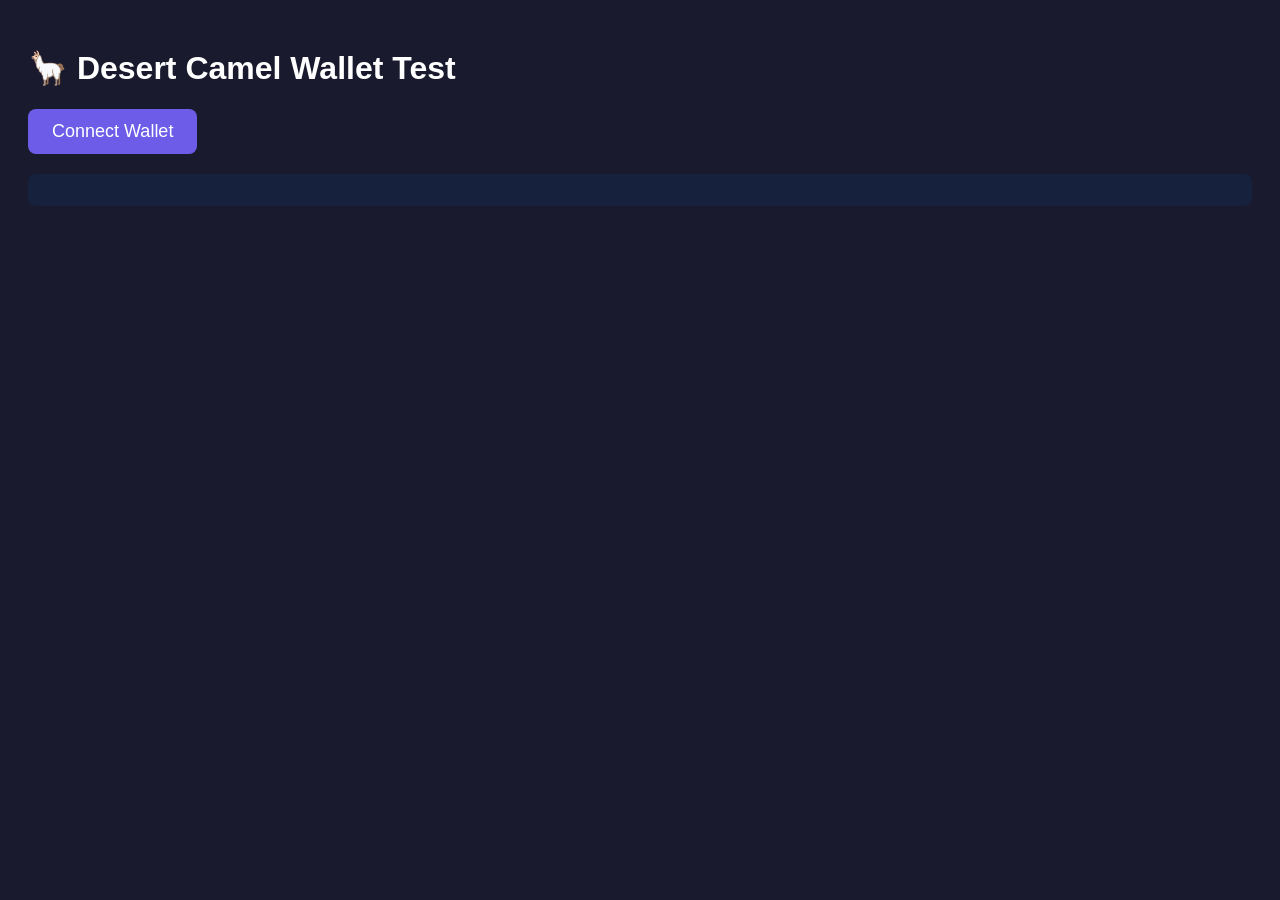
<file: textwallet.html>
<!DOCTYPE html>
<html>
<head>
  <meta charset="UTF-8">
  <meta name="viewport" content="width=device-width, initial-scale=1.0">
  <title>Desert Camel Test</title>
  <style>
    body { font-family: Arial; padding: 20px; background: #1a1a2e; color: white; }
    button { padding: 12px 24px; font-size: 18px; border: none; border-radius: 8px; background: #6C5CE7; color: white; cursor: pointer; }
    #info { margin-top: 20px; padding: 16px; background: #16213e; border-radius: 8px; }
    .success { color: #00ff88; }
    .error { color: #ff4757; }
  </style>
</head>
<body>
  <h1>🦙 Desert Camel Wallet Test</h1>
  <button id="connectBtn">Connect Wallet</button>
  <div id="info"></div>

  <script>
    const connectBtn = document.getElementById('connectBtn');
    const info = document.getElementById('info');

    connectBtn.onclick = async () => {
      if (typeof window.ethereum !== 'undefined') {
        try {
          // Yêu cầu kết nối
          const accounts = await window.ethereum.request({ method: 'eth_requestAccounts' });
          const chainId = await window.ethereum.request({ method: 'eth_chainId' });
          const networkVersion = await window.ethereum.request({ method: 'net_version' });

          info.innerHTML = `
            <p class="success">✅ Connected!</p>
            <p><strong>Address:</strong> ${accounts[0]}</p>
            <p><strong>Chain ID:</strong> ${chainId}</p>
            <p><strong>Network Version:</strong> ${networkVersion}</p>
            <p><strong>Is MetaMask:</strong> ${window.ethereum.isMetaMask ? 'Yes' : 'No'}</p>
          `;
        } catch (error) {
          info.innerHTML = `<p class="error">❌ Error: ${error.message}</p>`;
        }
      } else {
        info.innerHTML = `<p class="error">❌ No wallet detected. Please open in Desert Camel DApp Browser.</p>`;
      }
    };

    // Tự động kết nối nếu ví đã có sẵn
    window.addEventListener('load', async () => {
      if (typeof window.ethereum !== 'undefined' && window.ethereum.selectedAddress) {
        connectBtn.click();
      }
    });

    // Lắng nghe sự kiện kết nối
    window.ethereum?.on('connect', () => {
      info.innerHTML += `<p class="success">🔔 Connect event received!</p>`;
    });
  </script>
</body>
</html>
</file>
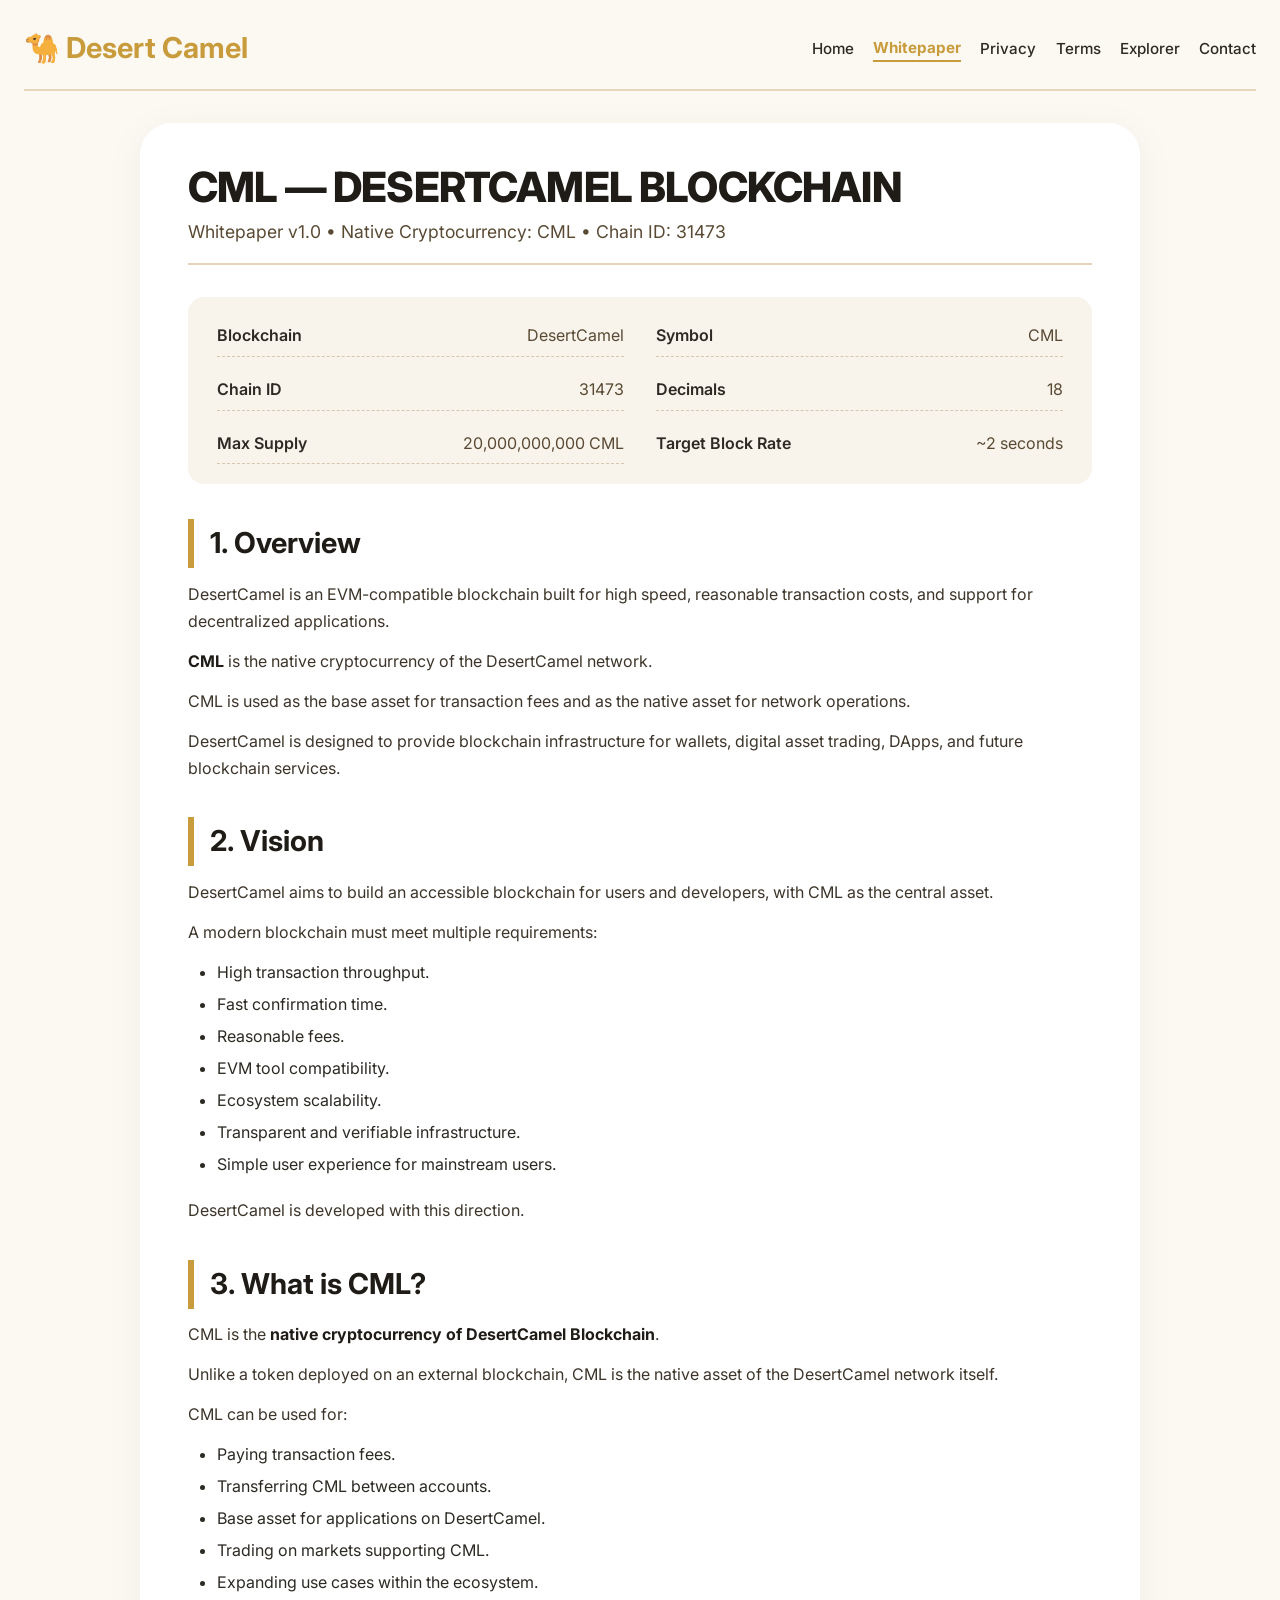
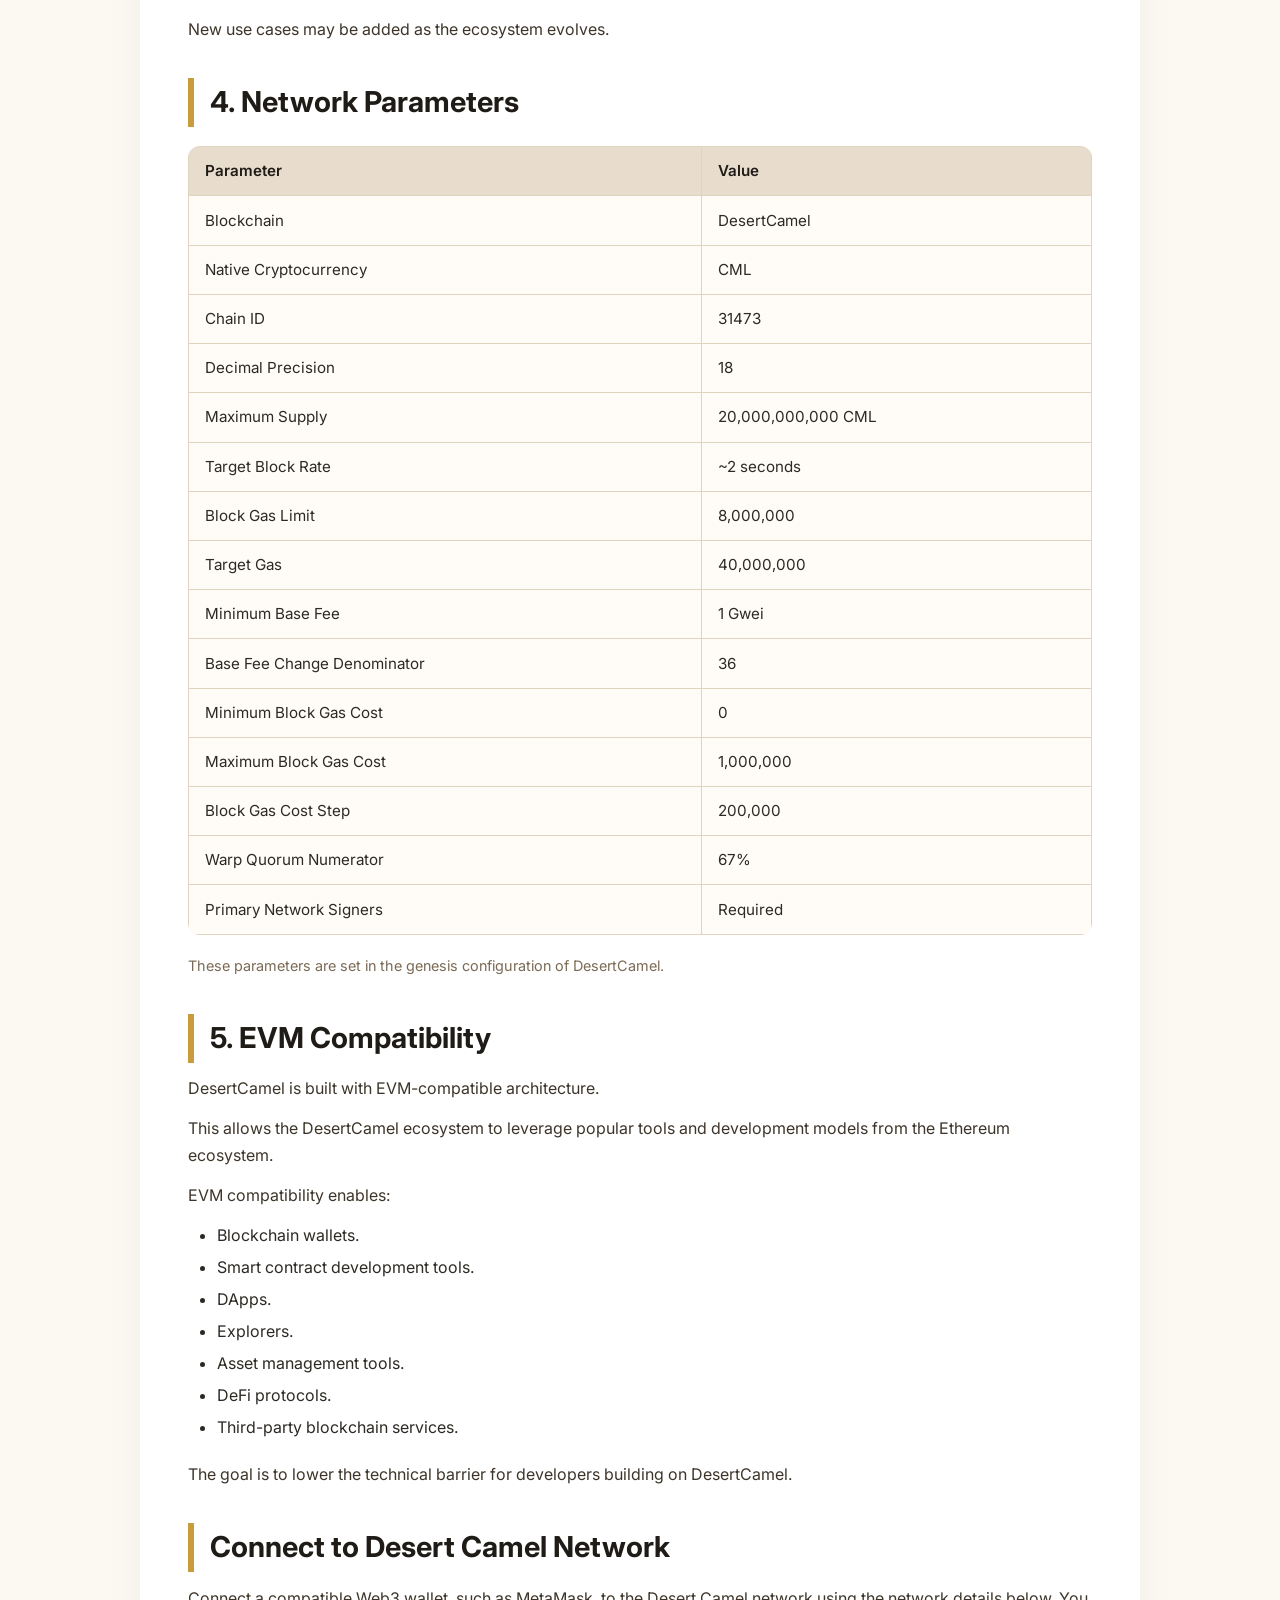
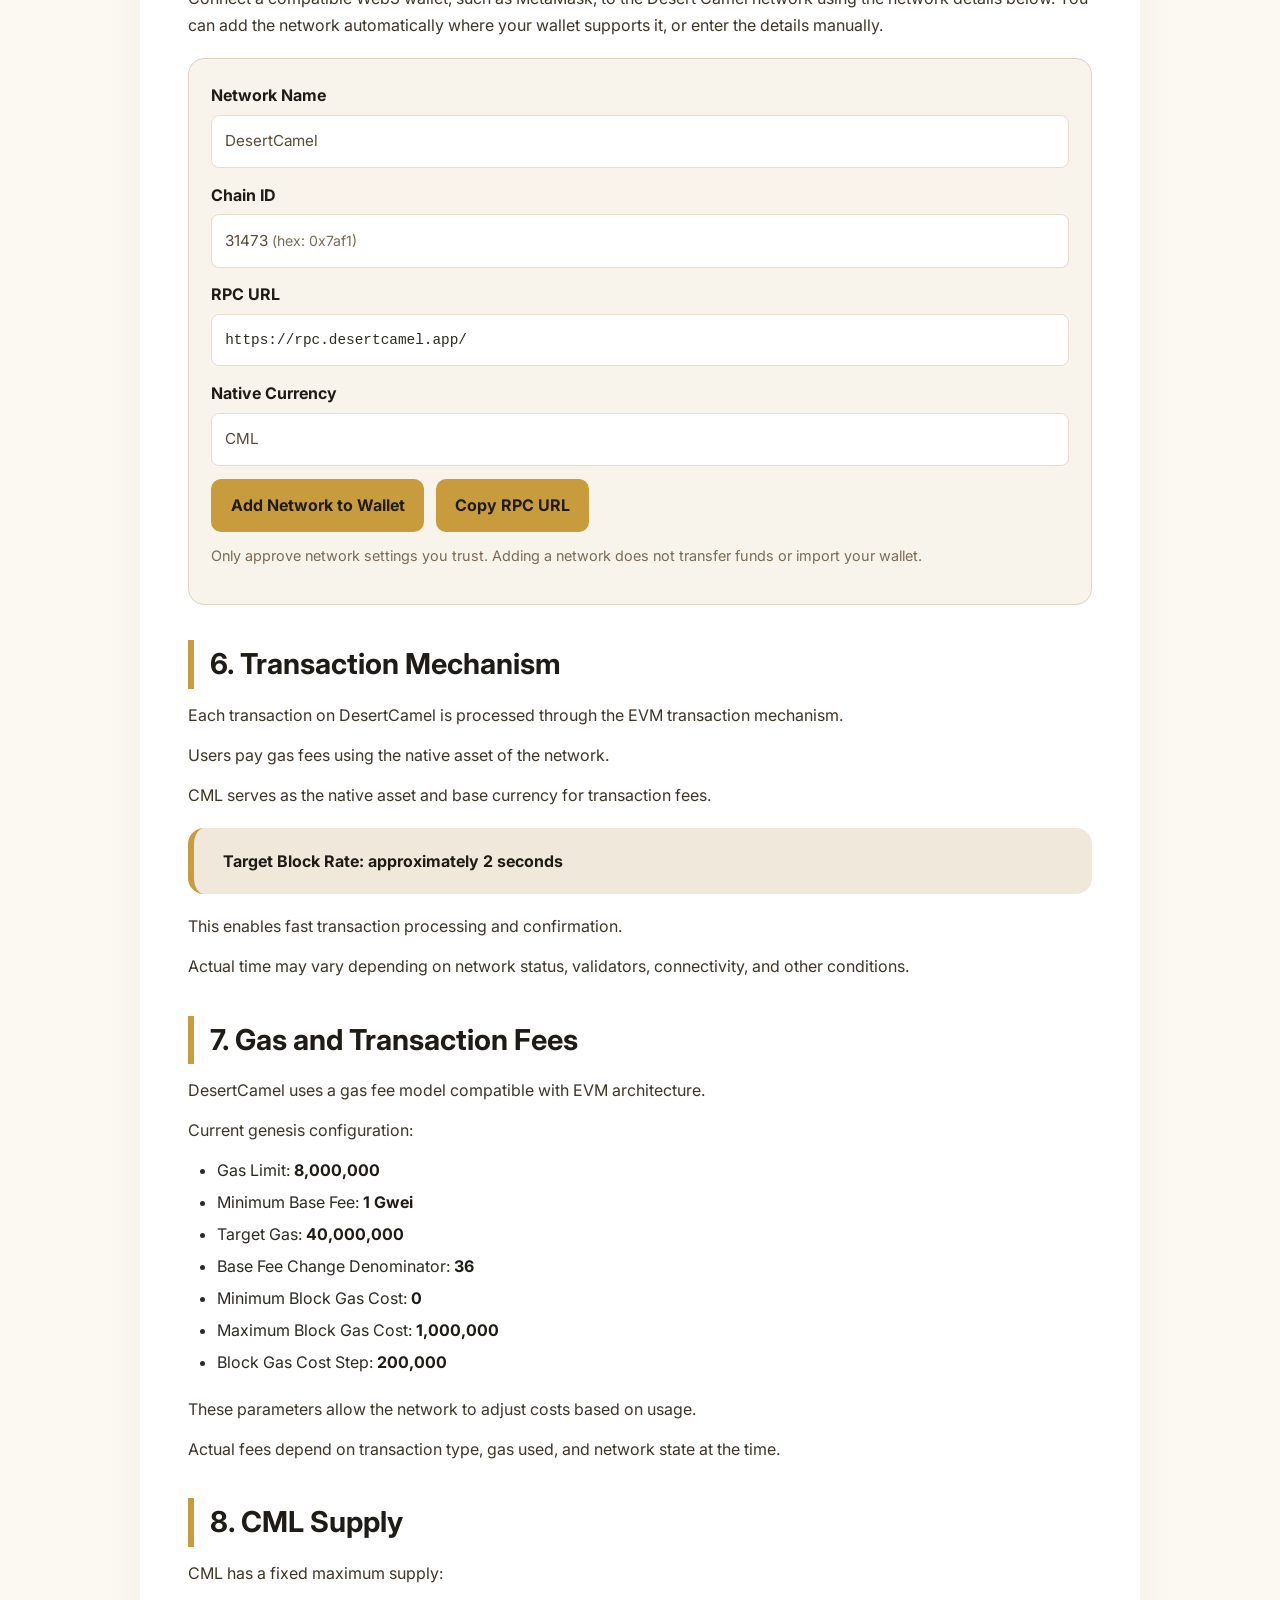
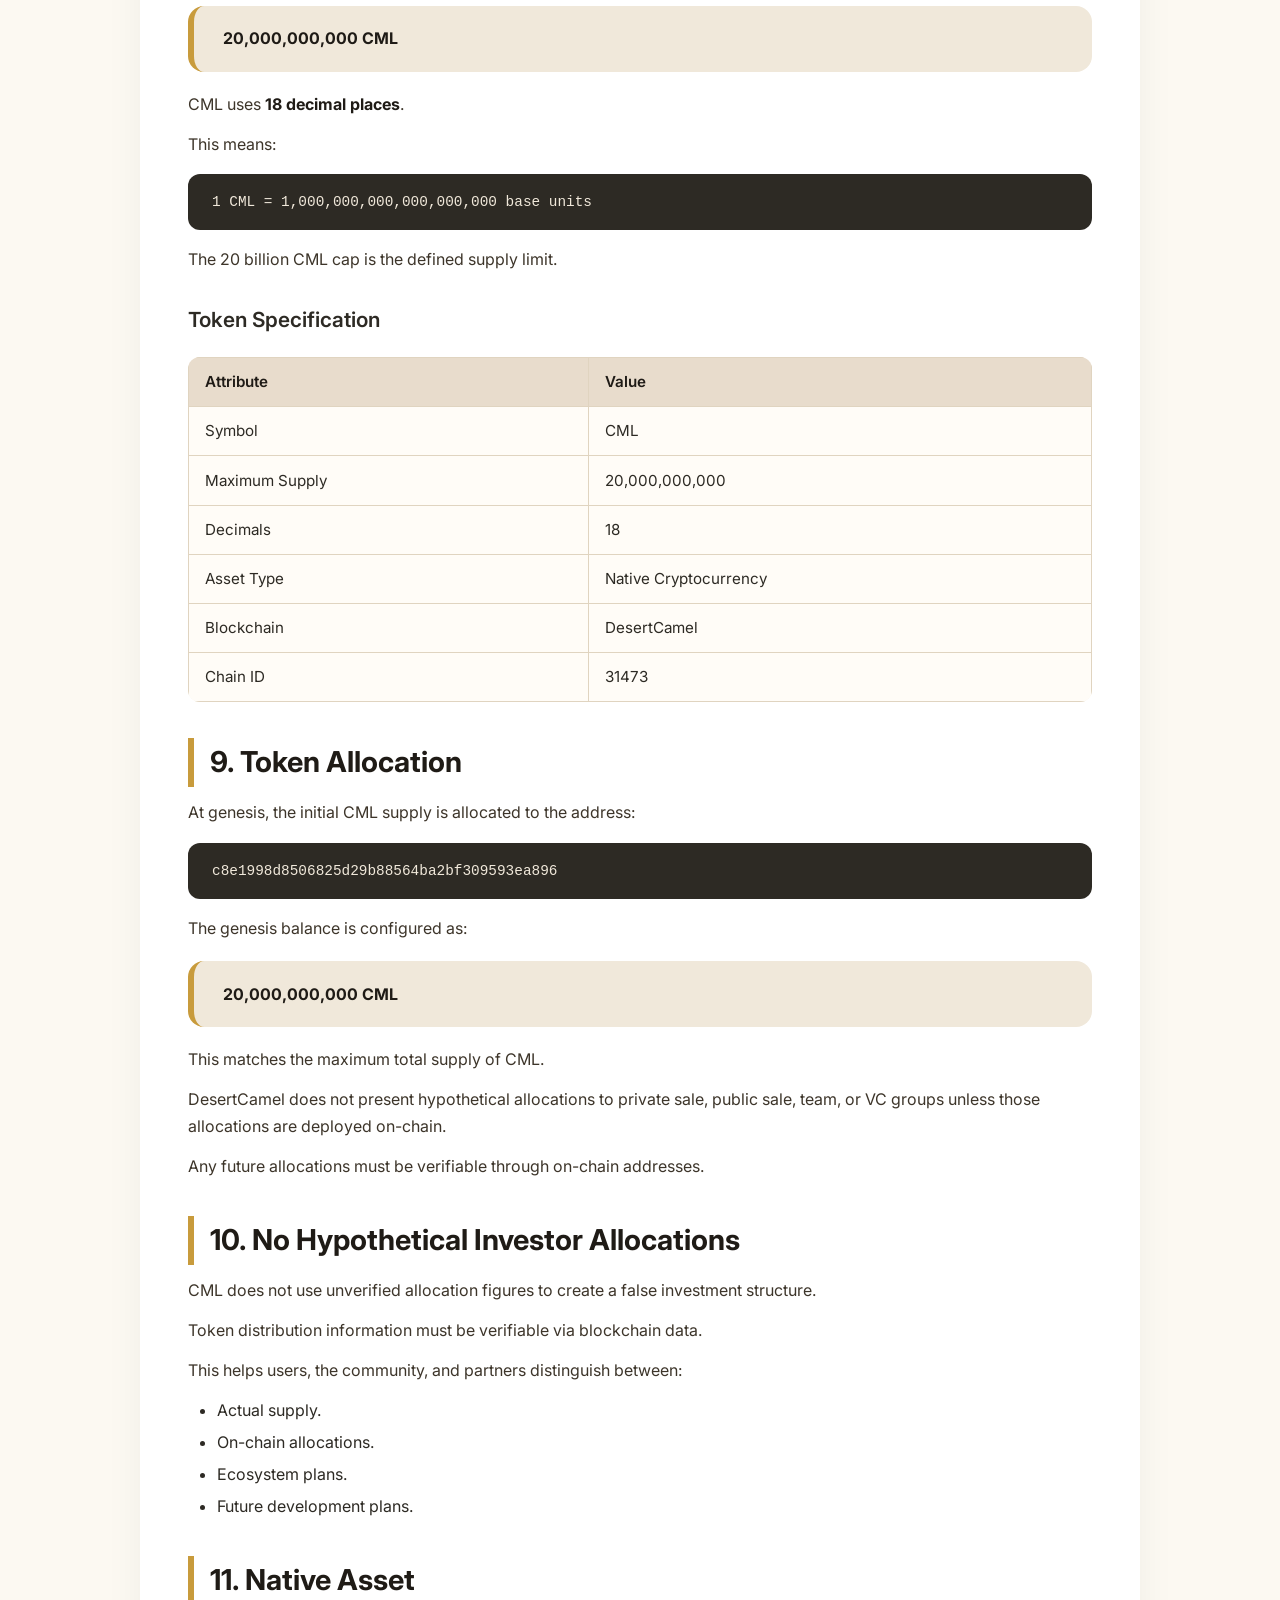
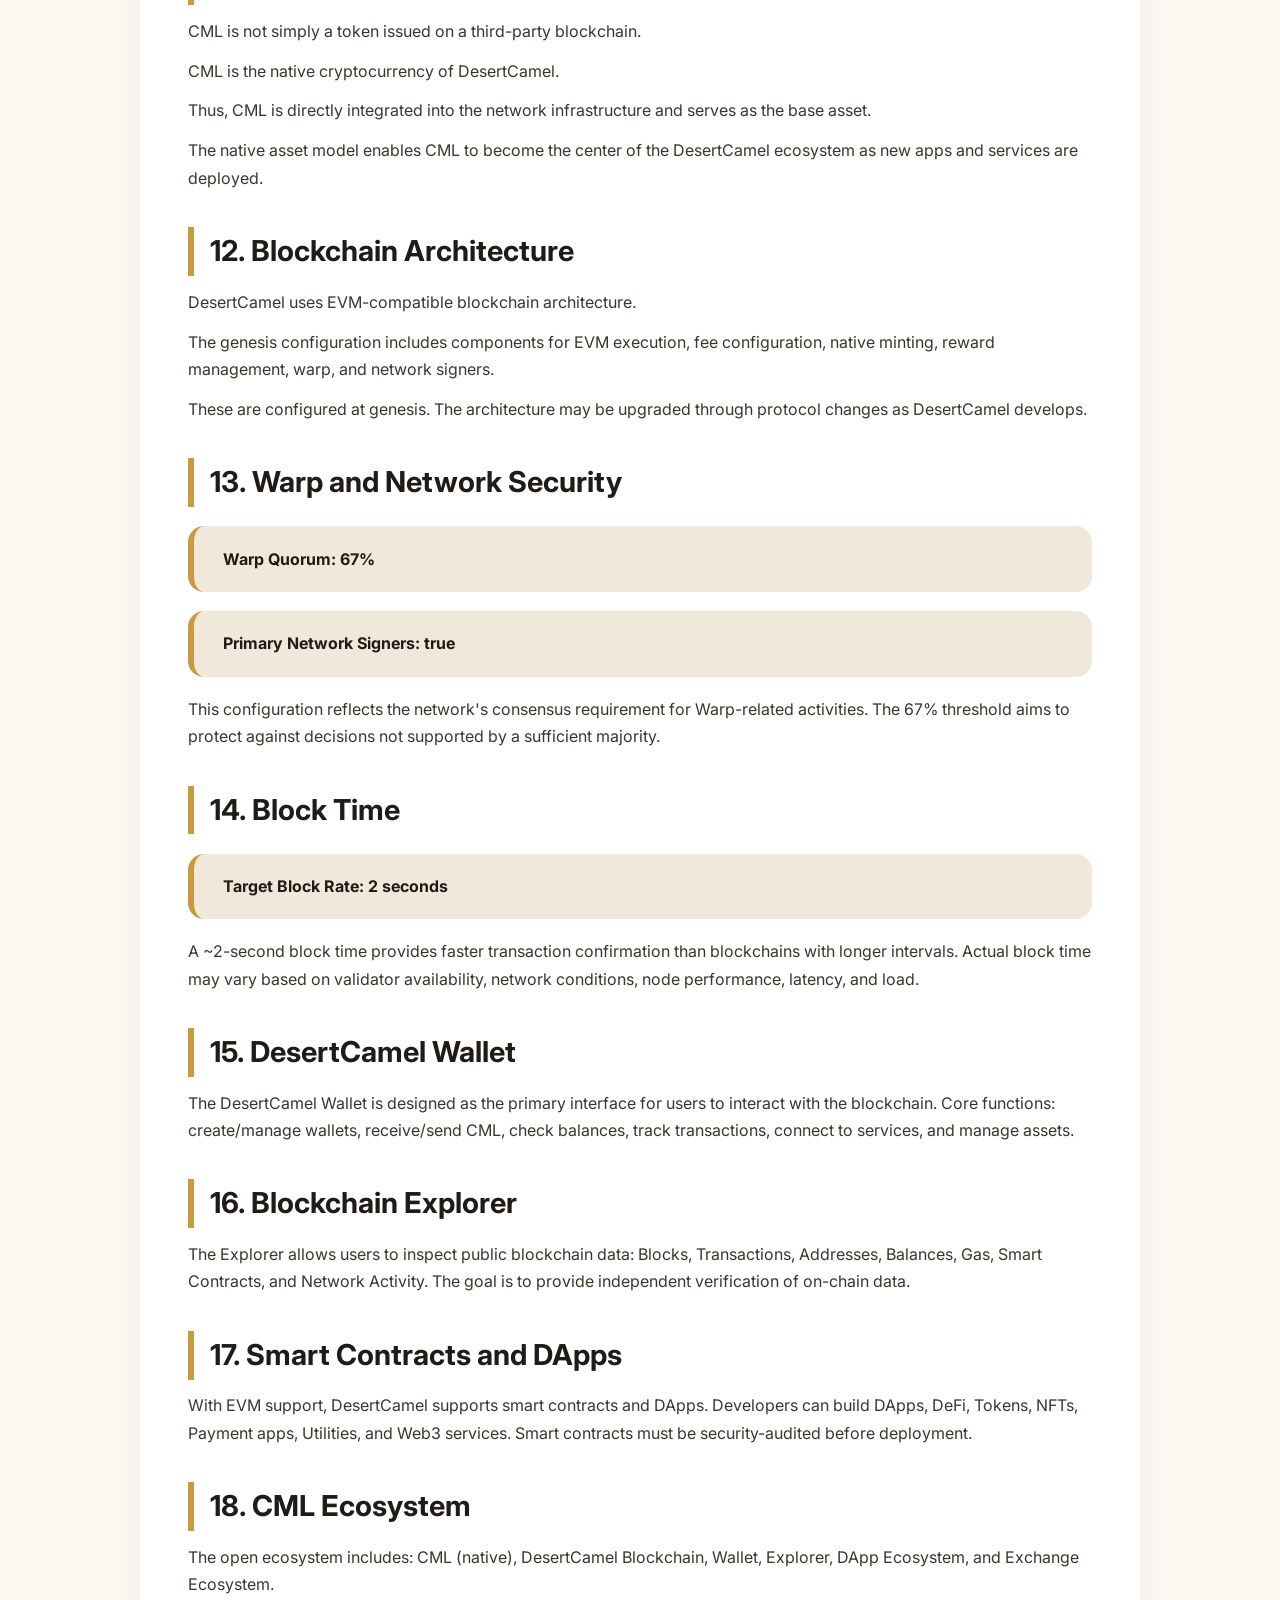
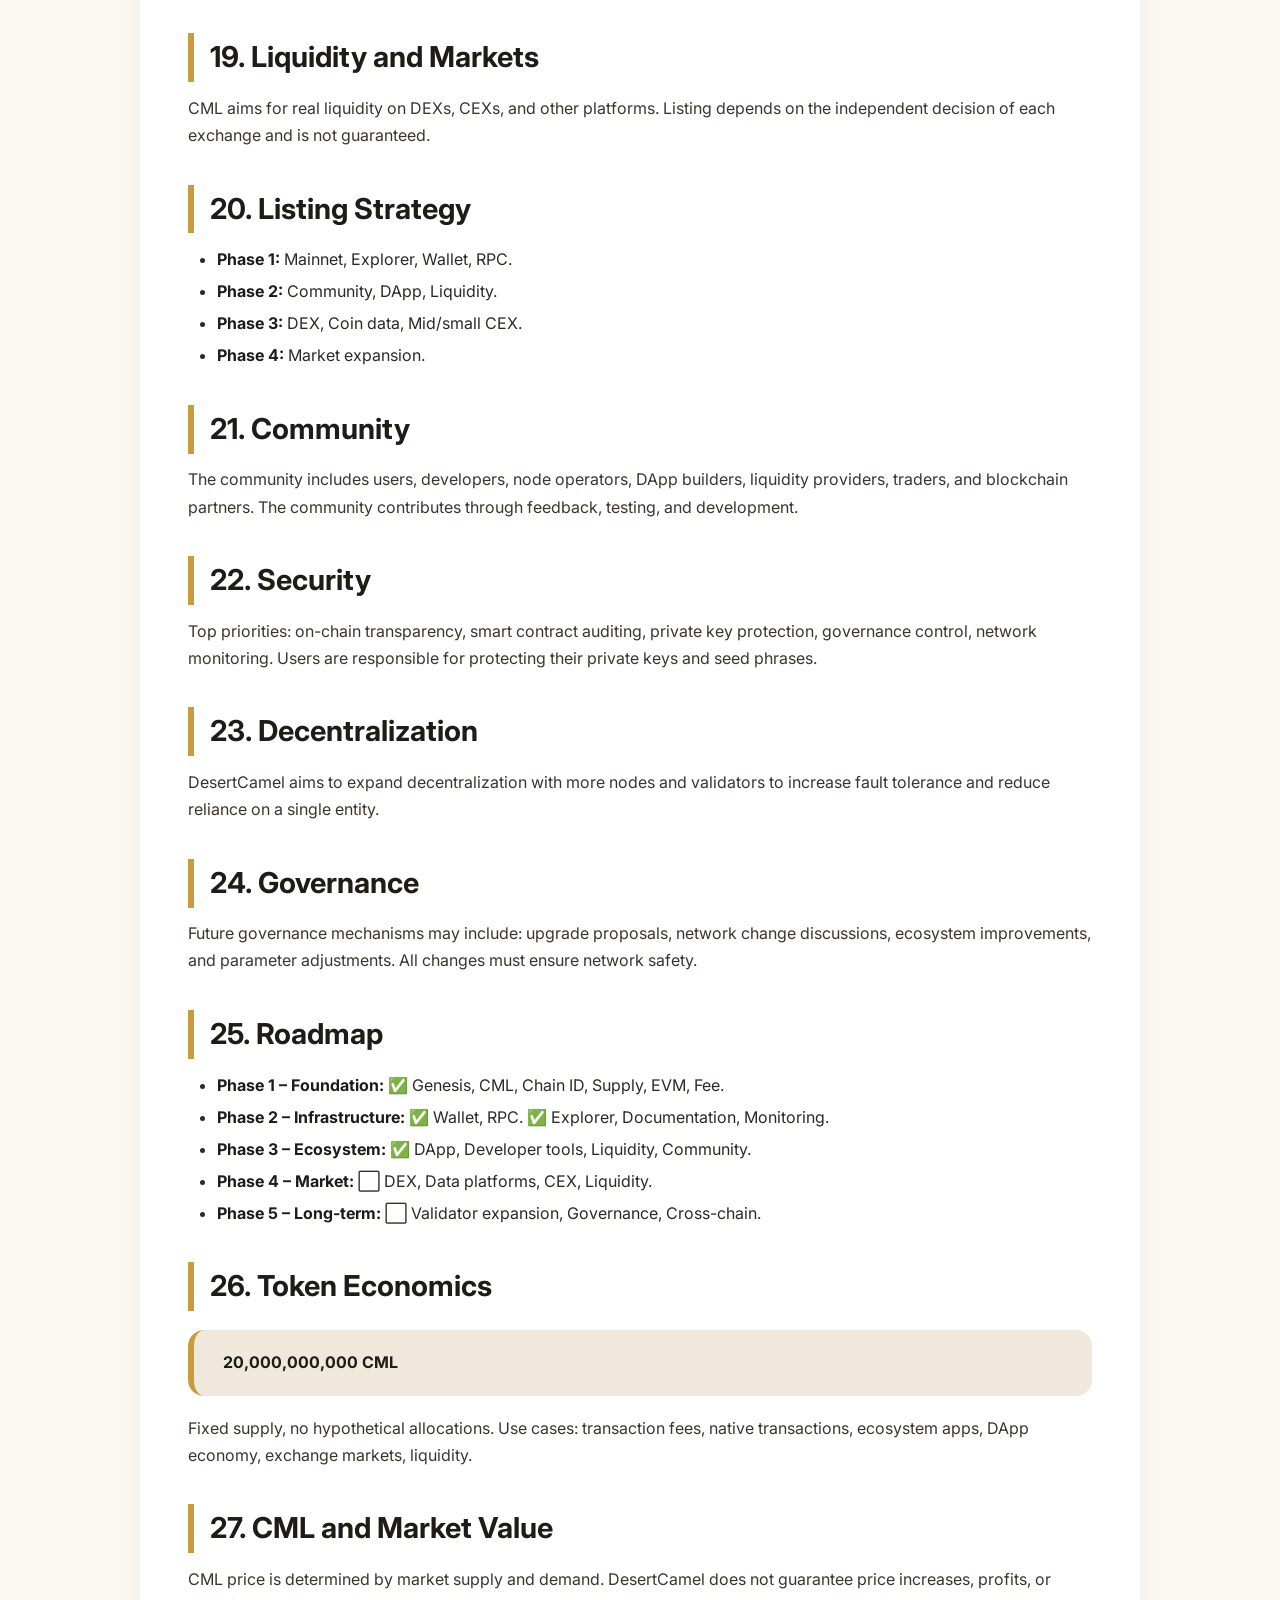
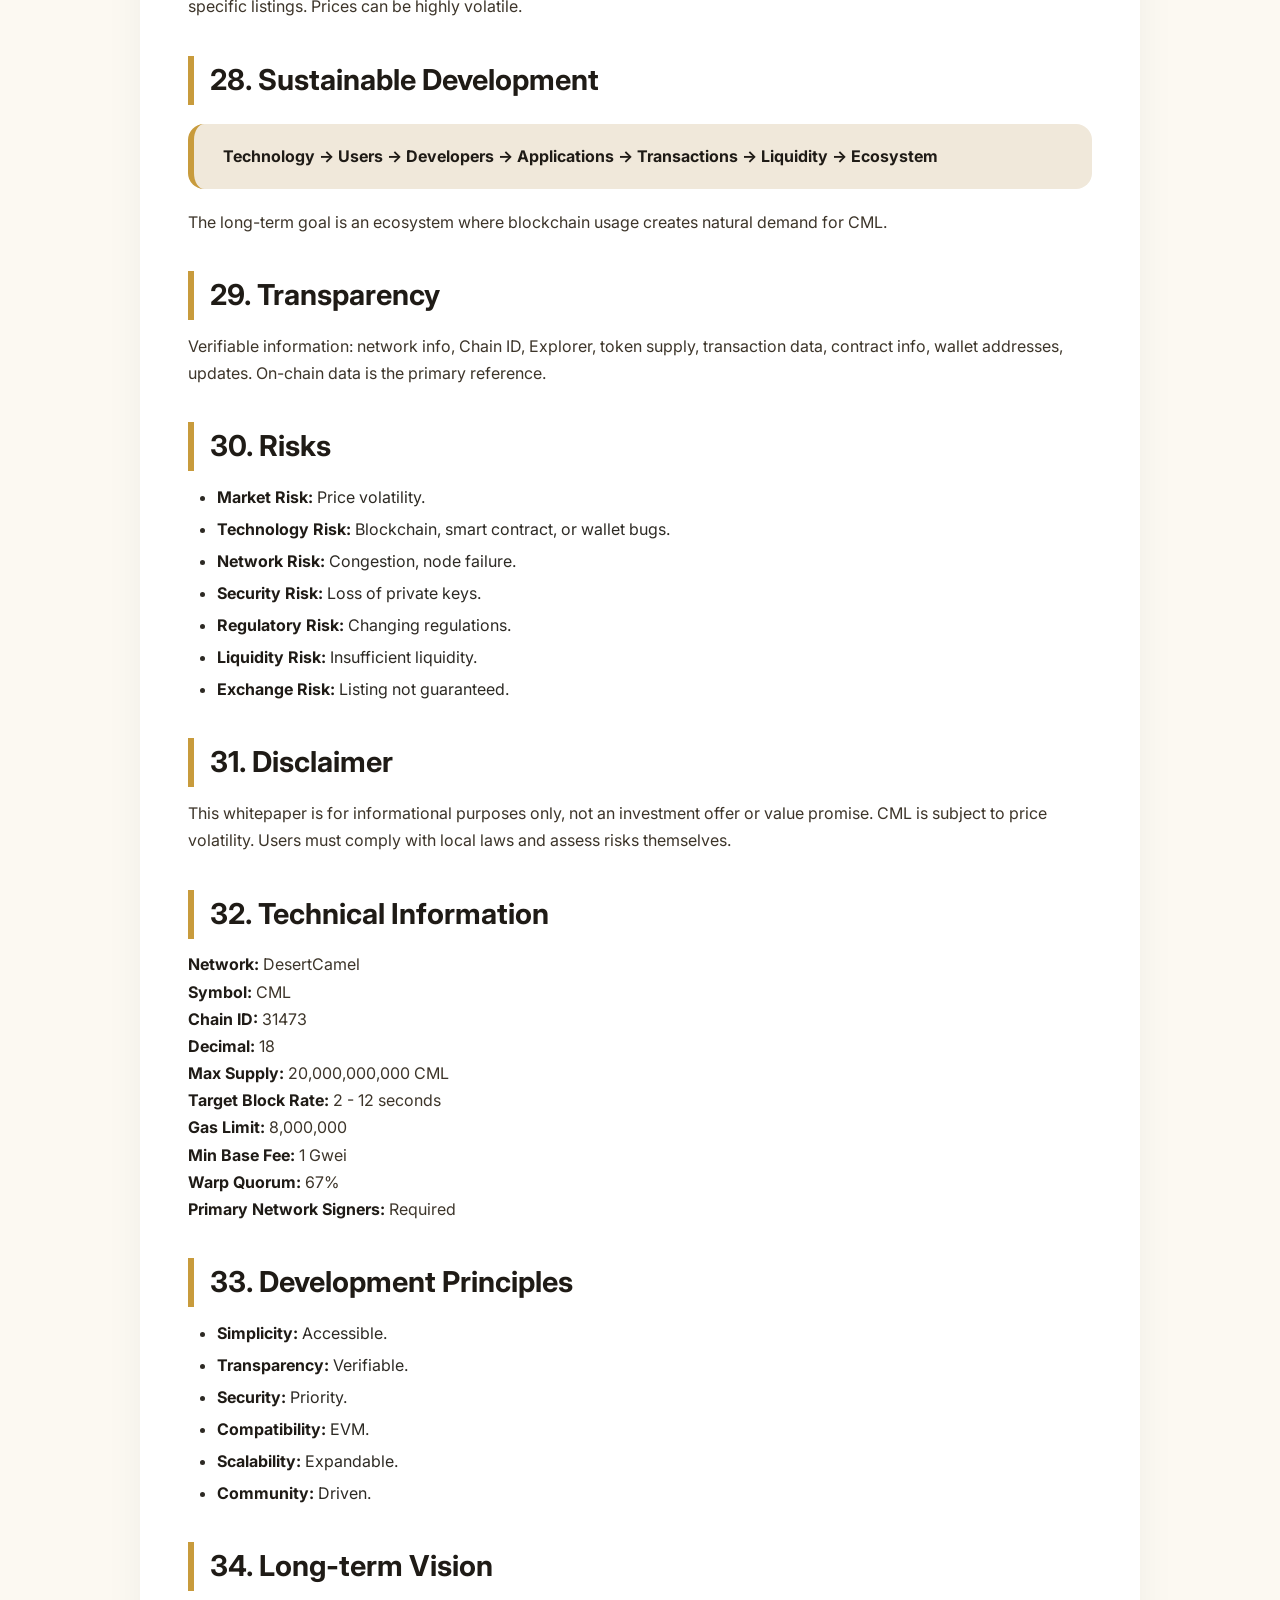
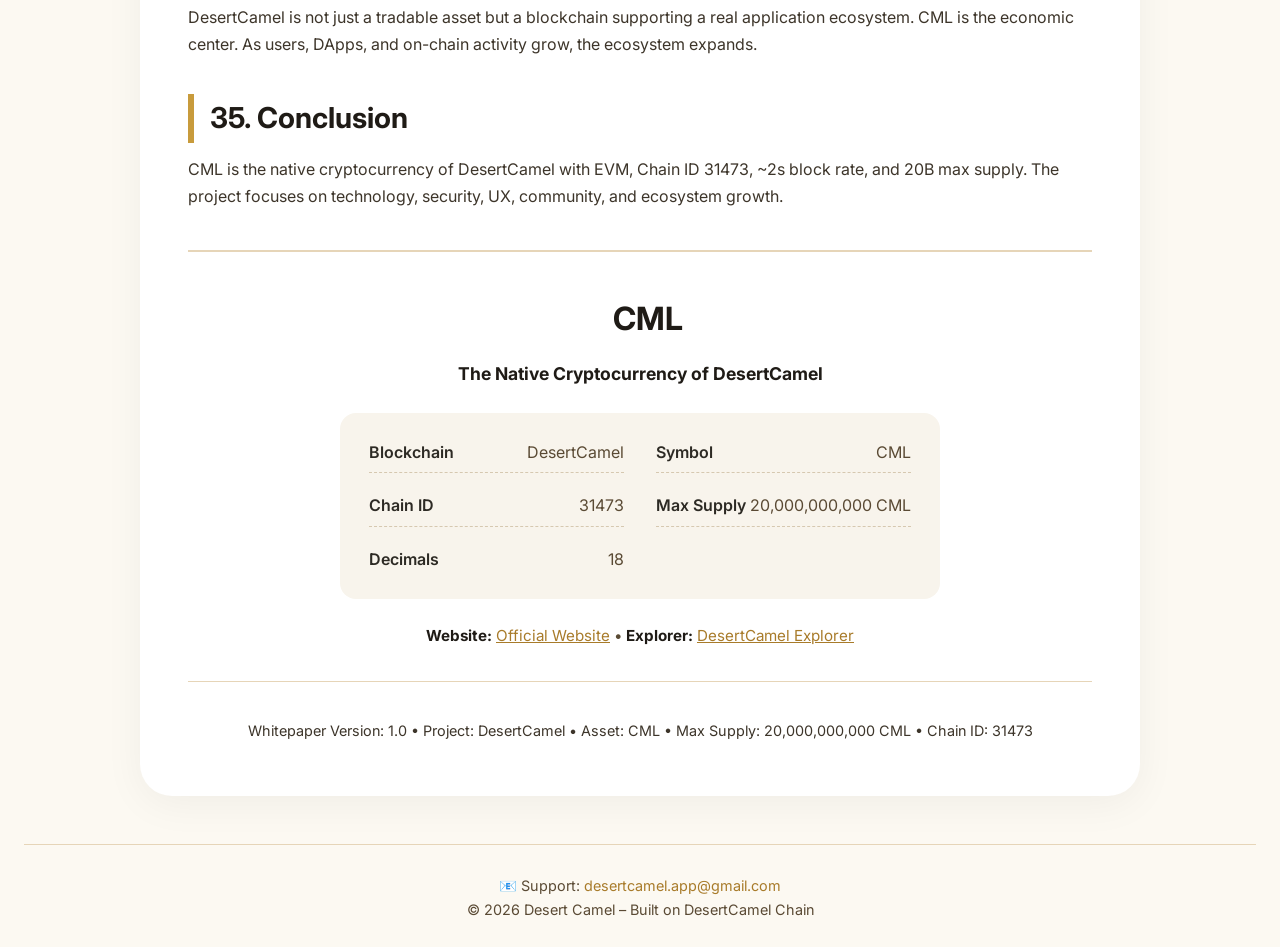
<file: whitepaper.html>
<!DOCTYPE html>
<html lang="en">
<head>
  <meta charset="UTF-8" />
  <meta name="viewport" content="width=device-width, initial-scale=1.0" />
  <title>Whitepaper – Desert Camel</title>
  <link href="https://fonts.googleapis.com/css2?family=Inter:opsz,wght@14..32,400..700&display=swap" rel="stylesheet" />
  <style>
    /* Reset & base */
    * { margin: 0; padding: 0; box-sizing: border-box; }
    body {
      font-family: 'Inter', sans-serif;
      background: #fcf9f2;
      color: #2d2a24;
      line-height: 1.7;
      padding: 1.5rem;
      max-width: 1280px;
      margin: 0 auto;
      min-height: 100vh;
      display: flex;
      flex-direction: column;
    }
    header {
      display: flex;
      justify-content: space-between;
      align-items: center;
      flex-wrap: wrap;
      padding-bottom: 1rem;
      border-bottom: 2px solid #e6d5b8;
      margin-bottom: 2rem;
    }
    .logo { font-size: 1.8rem; font-weight: 700; display: flex; align-items: center; gap: 0.4rem; }
    .logo span { color: #c89b3c; }
    nav {
      display: flex;
      align-items: center;
      flex-wrap: wrap;
      gap: 0.5rem 1.2rem;
    }
    nav a {
      color: #2d2a24;
      text-decoration: none;
      font-weight: 500;
      font-size: 0.95rem;
      transition: color 0.2s;
    }
    nav a:hover, nav a.active { color: #c89b3c; }
    nav a.active { font-weight: 700; border-bottom: 2px solid #c89b3c; }

    /* Whitepaper container */
    .wp-container {
      max-width: 1000px;
      margin: 0 auto 3rem;
      background: white;
      padding: 2.5rem 3rem;
      border-radius: 2rem;
      box-shadow: 0 8px 40px rgba(0, 0, 0, 0.05);
    }
    .wp-container h1 { font-size: 2.6rem; font-weight: 800; letter-spacing: -0.02em; line-height: 1.2; margin-bottom: 0.25rem; color: #1f1b16; }
    .wp-container .subhead { font-size: 1.1rem; color: #5a4a34; margin-bottom: 2rem; border-bottom: 2px solid #e6d5b8; padding-bottom: 1rem; }
    .wp-container h2 {
      font-size: 1.8rem; font-weight: 700; margin: 2.2rem 0 0.8rem; color: #1f1b16;
      border-left: 6px solid #c89b3c; padding-left: 1rem;
    }
    .wp-container h3 { font-size: 1.3rem; font-weight: 600; margin: 1.8rem 0 0.6rem; color: #2d2a24; }
    .wp-container h4 { font-size: 1.1rem; font-weight: 600; margin: 1.4rem 0 0.4rem; color: #3d352a; }
    .wp-container p { margin: 0.8rem 0; color: #3d352a; }
    .wp-container strong { color: #1f1b16; }
    .wp-container ul, .wp-container ol { margin: 0.8rem 0 1.2rem 1.8rem; }
    .wp-container li { margin: 0.3rem 0; }
    .wp-container table {
      width: 100%; border-collapse: collapse; margin: 1.2rem 0; font-size: 0.95rem;
      background: #f8f4ec; border-radius: 12px; overflow: hidden;
    }
    .wp-container table th, .wp-container table td {
      padding: 0.7rem 1rem; border: 1px solid #e0d4c0; text-align: left; vertical-align: top;
    }
    .wp-container table th { background: #e8dccc; font-weight: 600; color: #1f1b16; }
    .wp-container table td { background: #fffcf7; }
    .wp-container .spec-grid {
      display: grid; grid-template-columns: 1fr 1fr; gap: 0.8rem 2rem;
      background: #f8f4ec; padding: 1.2rem 1.8rem; border-radius: 16px; margin: 1rem 0;
    }
    .wp-container .spec-grid .spec-item {
      display: flex; justify-content: space-between; border-bottom: 1px dashed #d6c8b0; padding: 0.4rem 0;
    }
    .wp-container .spec-grid .spec-item:last-child { border-bottom: none; }
    .wp-container .spec-grid .spec-label { font-weight: 600; color: #2d2a24; }
    .wp-container .spec-grid .spec-value { color: #5a4a34; }
    .wp-container .highlight-box {
      background: #f0e8da; padding: 1.2rem 1.8rem; border-radius: 16px; margin: 1.2rem 0;
      border-left: 6px solid #c89b3c;
    }
    .wp-container .code-block {
      background: #2d2a24; color: #f0e8da; padding: 1rem 1.5rem; border-radius: 12px;
      font-family: 'Courier New', monospace; font-size: 0.9rem; overflow-x: auto; margin: 1rem 0;
    }
    .wp-container hr { border: none; border-top: 2px solid #e6d5b8; margin: 2.5rem 0; }
    .wp-container .footnote { font-size: 0.9rem; color: #7a6a54; margin-top: 0.4rem; }

    .wp-container .network-connect {
      background: #f8f4ec; border: 1px solid #e0d4c0; padding: 1.4rem;
      border-radius: 16px; margin: 1.2rem 0;
    }
    .wp-container .network-connect .network-field {
      margin-top: 0.85rem;
    }
    .wp-container .network-connect .network-field:first-child { margin-top: 0; }
    .wp-container .network-connect .network-field-value,
    .wp-container .network-connect .rpc-value {
      display: block; width: 100%; box-sizing: border-box;
      overflow-wrap: anywhere; word-break: break-word;
      background: #fff; border: 1px solid #e7ddcc;
      padding: 0.8rem; border-radius: 8px; margin-top: 0.35rem;
    }
    .wp-container .network-connect .network-field-value {
      color: #5a4a34; font-size: 0.95rem;
    }
    .wp-container .network-connect .network-field-note {
      color: #7a6a54; font-size: 0.88rem;
    }
    .wp-container .network-connect .rpc-value {
      font-family: 'Courier New', monospace; font-size: 0.9rem;
    }
    .wp-container .network-connect .network-button {
      display: inline-block; border: 0; border-radius: 10px; padding: 0.8rem 1.2rem;
      background: #c89b3c; color: #1f1b16; font: inherit; font-weight: 700;
      cursor: pointer; margin: 0.8rem 0.5rem 0 0;
    }
    .wp-container .network-connect .network-button:hover { background: #b7892e; }
    .wp-container .network-connect .network-status { font-size: 0.95rem; margin-top: 0.7rem; }


    footer {
      margin-top: auto; border-top: 1px solid #e6d5b8; padding-top: 1.8rem;
      text-align: center; color: #5a4a34; font-size: 0.9rem;
    }
    footer a { color: #a87b2a; text-decoration: none; }
    footer a:hover { text-decoration: underline; }

    @media (max-width: 700px) {
      header { flex-direction: column; gap: 0.8rem; align-items: center; }
      nav { justify-content: center; }
      .wp-container { padding: 1.5rem 1.2rem; }
      .wp-container h1 { font-size: 2rem; }
      .wp-container h2 { font-size: 1.4rem; }
      .wp-container .spec-grid { grid-template-columns: 1fr; padding: 1rem; }
    }
    @media (max-width: 450px) {
      body { padding: 0.8rem; }
      .wp-container { padding: 1rem; border-radius: 1.2rem; }
      .wp-container h1 { font-size: 1.6rem; }
    }
  </style>
</head>
<body>

<header>
  <div class="logo">🐪 <span>Desert Camel</span></div>
  <nav>
    <a href="index.html">Home</a>
    <a href="whitepaper.html" class="active">Whitepaper</a>
    <a href="privacy.html">Privacy</a>
    <a href="terms.html">Terms</a>
    <a href="http://scan.desertcamel.app" target="_blank" rel="noopener">Explorer</a>
    <a href="contact.html">Contact</a>
  </nav>
</header>

<main class="wp-container">
  <h1>CML — DESERTCAMEL BLOCKCHAIN</h1>
  <div class="subhead">Whitepaper v1.0 &bull; Native Cryptocurrency: CML &bull; Chain ID: 31473</div>

  <!-- Quick specs -->
  <div class="spec-grid">
    <div class="spec-item"><span class="spec-label">Blockchain</span><span class="spec-value">DesertCamel</span></div>
    <div class="spec-item"><span class="spec-label">Symbol</span><span class="spec-value">CML</span></div>
    <div class="spec-item"><span class="spec-label">Chain ID</span><span class="spec-value">31473</span></div>
    <div class="spec-item"><span class="spec-label">Decimals</span><span class="spec-value">18</span></div>
    <div class="spec-item"><span class="spec-label">Max Supply</span><span class="spec-value">20,000,000,000 CML</span></div>
    <div class="spec-item"><span class="spec-label">Target Block Rate</span><span class="spec-value">~2 seconds</span></div>
  </div>

  <!-- 1. Overview -->
  <h2>1. Overview</h2>
  <p>DesertCamel is an EVM-compatible blockchain built for high speed, reasonable transaction costs, and support for decentralized applications.</p>
  <p><strong>CML</strong> is the native cryptocurrency of the DesertCamel network.</p>
  <p>CML is used as the base asset for transaction fees and as the native asset for network operations.</p>
  <p>DesertCamel is designed to provide blockchain infrastructure for wallets, digital asset trading, DApps, and future blockchain services.</p>

  <!-- 2. Vision -->
  <h2>2. Vision</h2>
  <p>DesertCamel aims to build an accessible blockchain for users and developers, with CML as the central asset.</p>
  <p>A modern blockchain must meet multiple requirements:</p>
  <ul>
    <li>High transaction throughput.</li>
    <li>Fast confirmation time.</li>
    <li>Reasonable fees.</li>
    <li>EVM tool compatibility.</li>
    <li>Ecosystem scalability.</li>
    <li>Transparent and verifiable infrastructure.</li>
    <li>Simple user experience for mainstream users.</li>
  </ul>
  <p>DesertCamel is developed with this direction.</p>

  <!-- 3. What is CML? -->
  <h2>3. What is CML?</h2>
  <p>CML is the <strong>native cryptocurrency of DesertCamel Blockchain</strong>.</p>
  <p>Unlike a token deployed on an external blockchain, CML is the native asset of the DesertCamel network itself.</p>
  <p>CML can be used for:</p>
  <ul>
    <li>Paying transaction fees.</li>
    <li>Transferring CML between accounts.</li>
    <li>Base asset for applications on DesertCamel.</li>
    <li>Trading on markets supporting CML.</li>
    <li>Expanding use cases within the ecosystem.</li>
  </ul>
  <p>New use cases may be added as the ecosystem evolves.</p>

  <!-- 4. Network Parameters -->
  <h2>4. Network Parameters</h2>
  <table>
    <thead><tr><th>Parameter</th><th>Value</th></tr></thead>
    <tbody>
      <tr><td>Blockchain</td><td>DesertCamel</td></tr>
      <tr><td>Native Cryptocurrency</td><td>CML</td></tr>
      <tr><td>Chain ID</td><td>31473</td></tr>
      <tr><td>Decimal Precision</td><td>18</td></tr>
      <tr><td>Maximum Supply</td><td>20,000,000,000 CML</td></tr>
      <tr><td>Target Block Rate</td><td>~2 seconds</td></tr>
      <tr><td>Block Gas Limit</td><td>8,000,000</td></tr>
      <tr><td>Target Gas</td><td>40,000,000</td></tr>
      <tr><td>Minimum Base Fee</td><td>1 Gwei</td></tr>
      <tr><td>Base Fee Change Denominator</td><td>36</td></tr>
      <tr><td>Minimum Block Gas Cost</td><td>0</td></tr>
      <tr><td>Maximum Block Gas Cost</td><td>1,000,000</td></tr>
      <tr><td>Block Gas Cost Step</td><td>200,000</td></tr>
      <tr><td>Warp Quorum Numerator</td><td>67%</td></tr>
      <tr><td>Primary Network Signers</td><td>Required</td></tr>
    </tbody>
  </table>
  <p class="footnote">These parameters are set in the genesis configuration of DesertCamel.</p>

  <!-- 5. EVM Compatibility -->
  <h2>5. EVM Compatibility</h2>
  <p>DesertCamel is built with EVM-compatible architecture.</p>
  <p>This allows the DesertCamel ecosystem to leverage popular tools and development models from the Ethereum ecosystem.</p>
  <p>EVM compatibility enables:</p>
  <ul>
    <li>Blockchain wallets.</li>
    <li>Smart contract development tools.</li>
    <li>DApps.</li>
    <li>Explorers.</li>
    <li>Asset management tools.</li>
    <li>DeFi protocols.</li>
    <li>Third-party blockchain services.</li>
  </ul>
  <p>The goal is to lower the technical barrier for developers building on DesertCamel.</p>

  <!-- Connect external Web3 wallets -->
  <h2>Connect to Desert Camel Network</h2>
  <p>Connect a compatible Web3 wallet, such as MetaMask, to the Desert Camel network using the network details below. You can add the network automatically where your wallet supports it, or enter the details manually.</p>
  <div class="network-connect">
    <div class="network-field">
      <strong>Network Name</strong>
      <span class="network-field-value">DesertCamel</span>
    </div>
    <div class="network-field">
      <strong>Chain ID</strong>
      <span class="network-field-value">31473 <span class="network-field-note">(hex: 0x7af1)</span></span>
    </div>
    <div class="network-field">
      <strong>RPC URL</strong>
      <code class="rpc-value" id="desertcamel-rpc">https://rpc.desertcamel.app/</code>
    </div>
    <div class="network-field">
      <strong>Native Currency</strong>
      <span class="network-field-value">CML</span>
    </div>
    <button type="button" class="network-button" id="add-desertcamel-network">Add Network to Wallet</button>
    <button type="button" class="network-button" id="copy-desertcamel-rpc">Copy RPC URL</button>
    <p class="network-status" id="desertcamel-network-status" role="status" aria-live="polite"></p>
    <p class="footnote">Only approve network settings you trust. Adding a network does not transfer funds or import your wallet.</p>
  </div>

  <script>
    (function () {
      const rpcUrl = 'https://rpc.desertcamel.app/';
      const status = document.getElementById('desertcamel-network-status');
      const addButton = document.getElementById('add-desertcamel-network');
      const copyButton = document.getElementById('copy-desertcamel-rpc');

      addButton.addEventListener('click', async function () {
        if (!window.ethereum) {
          status.textContent = 'No compatible Web3 wallet was detected. Open this page in a browser with MetaMask or enter the network details manually in your wallet.';
          return;
        }
        try {
          await window.ethereum.request({
            method: 'wallet_addEthereumChain',
            params: [{
              chainId: '0x7af1',
              chainName: 'Desert Camel',
              rpcUrls: [rpcUrl],
              nativeCurrency: { name: 'CML', symbol: 'CML', decimals: 18 }
            }]
          });
          status.textContent = 'Network request sent to your wallet. Check your wallet to confirm.';
        } catch (error) {
          status.textContent = error && error.message ? error.message : 'The wallet did not add the network. You can enter the details manually.';
        }
      });

      copyButton.addEventListener('click', async function () {
        try {
          await navigator.clipboard.writeText(rpcUrl);
          status.textContent = 'RPC URL copied.';
        } catch (error) {
          status.textContent = 'Copy was blocked by your browser. Select and copy the RPC URL above.';
        }
      });
    })();
  </script>

  <!-- 6. Transaction Mechanism -->
  <h2>6. Transaction Mechanism</h2>
  <p>Each transaction on DesertCamel is processed through the EVM transaction mechanism.</p>
  <p>Users pay gas fees using the native asset of the network.</p>
  <p>CML serves as the native asset and base currency for transaction fees.</p>
  <div class="highlight-box"><strong>Target Block Rate: approximately 2 seconds</strong></div>
  <p>This enables fast transaction processing and confirmation.</p>
  <p>Actual time may vary depending on network status, validators, connectivity, and other conditions.</p>

  <!-- 7. Gas and Transaction Fees -->
  <h2>7. Gas and Transaction Fees</h2>
  <p>DesertCamel uses a gas fee model compatible with EVM architecture.</p>
  <p>Current genesis configuration:</p>
  <ul>
    <li>Gas Limit: <strong>8,000,000</strong></li>
    <li>Minimum Base Fee: <strong>1 Gwei</strong></li>
    <li>Target Gas: <strong>40,000,000</strong></li>
    <li>Base Fee Change Denominator: <strong>36</strong></li>
    <li>Minimum Block Gas Cost: <strong>0</strong></li>
    <li>Maximum Block Gas Cost: <strong>1,000,000</strong></li>
    <li>Block Gas Cost Step: <strong>200,000</strong></li>
  </ul>
  <p>These parameters allow the network to adjust costs based on usage.</p>
  <p>Actual fees depend on transaction type, gas used, and network state at the time.</p>

  <!-- 8. CML Supply -->
  <h2>8. CML Supply</h2>
  <p>CML has a fixed maximum supply:</p>
  <div class="highlight-box"><strong>20,000,000,000 CML</strong></div>
  <p>CML uses <strong>18 decimal places</strong>.</p>
  <p>This means:</p>
  <div class="code-block">1 CML = 1,000,000,000,000,000,000 base units</div>
  <p>The 20 billion CML cap is the defined supply limit.</p>

  <h3>Token Specification</h3>
  <table>
    <thead><tr><th>Attribute</th><th>Value</th></tr></thead>
    <tbody>
      <tr><td>Symbol</td><td>CML</td></tr>
      <tr><td>Maximum Supply</td><td>20,000,000,000</td></tr>
      <tr><td>Decimals</td><td>18</td></tr>
      <tr><td>Asset Type</td><td>Native Cryptocurrency</td></tr>
      <tr><td>Blockchain</td><td>DesertCamel</td></tr>
      <tr><td>Chain ID</td><td>31473</td></tr>
    </tbody>
  </table>

  <!-- 9. Token Allocation -->
  <h2>9. Token Allocation</h2>
  <p>At genesis, the initial CML supply is allocated to the address:</p>
  <div class="code-block">c8e1998d8506825d29b88564ba2bf309593ea896</div>
  <p>The genesis balance is configured as:</p>
  <div class="highlight-box"><strong>20,000,000,000 CML</strong></div>
  <p>This matches the maximum total supply of CML.</p>
  <p>DesertCamel does not present hypothetical allocations to private sale, public sale, team, or VC groups unless those allocations are deployed on-chain.</p>
  <p>Any future allocations must be verifiable through on-chain addresses.</p>

  <!-- 10. No Hypothetical Investor Allocations -->
  <h2>10. No Hypothetical Investor Allocations</h2>
  <p>CML does not use unverified allocation figures to create a false investment structure.</p>
  <p>Token distribution information must be verifiable via blockchain data.</p>
  <p>This helps users, the community, and partners distinguish between:</p>
  <ul>
    <li>Actual supply.</li>
    <li>On-chain allocations.</li>
    <li>Ecosystem plans.</li>
    <li>Future development plans.</li>
  </ul>

  <!-- 11. Native Asset -->
  <h2>11. Native Asset</h2>
  <p>CML is not simply a token issued on a third-party blockchain.</p>
  <p>CML is the native cryptocurrency of DesertCamel.</p>
  <p>Thus, CML is directly integrated into the network infrastructure and serves as the base asset.</p>
  <p>The native asset model enables CML to become the center of the DesertCamel ecosystem as new apps and services are deployed.</p>

  <!-- 12. Blockchain Architecture -->
  <h2>12. Blockchain Architecture</h2>
  <p>DesertCamel uses EVM-compatible blockchain architecture.</p>
  <p>The genesis configuration includes components for EVM execution, fee configuration, native minting, reward management, warp, and network signers.</p>
  <p>These are configured at genesis. The architecture may be upgraded through protocol changes as DesertCamel develops.</p>

  <!-- 13. Warp and Network Security -->
  <h2>13. Warp and Network Security</h2>
  <div class="highlight-box"><strong>Warp Quorum: 67%</strong></div>
  <div class="highlight-box"><strong>Primary Network Signers: true</strong></div>
  <p>This configuration reflects the network's consensus requirement for Warp-related activities. The 67% threshold aims to protect against decisions not supported by a sufficient majority.</p>

  <!-- 14. Block Time -->
  <h2>14. Block Time</h2>
  <div class="highlight-box"><strong>Target Block Rate: 2 seconds</strong></div>
  <p>A ~2-second block time provides faster transaction confirmation than blockchains with longer intervals. Actual block time may vary based on validator availability, network conditions, node performance, latency, and load.</p>

  <!-- 15. DesertCamel Wallet -->
  <h2>15. DesertCamel Wallet</h2>
  <p>The DesertCamel Wallet is designed as the primary interface for users to interact with the blockchain. Core functions: create/manage wallets, receive/send CML, check balances, track transactions, connect to services, and manage assets.</p>

  <!-- 16. Blockchain Explorer -->
  <h2>16. Blockchain Explorer</h2>
  <p>The Explorer allows users to inspect public blockchain data: Blocks, Transactions, Addresses, Balances, Gas, Smart Contracts, and Network Activity. The goal is to provide independent verification of on-chain data.</p>

  <!-- 17. Smart Contracts and DApps -->
  <h2>17. Smart Contracts and DApps</h2>
  <p>With EVM support, DesertCamel supports smart contracts and DApps. Developers can build DApps, DeFi, Tokens, NFTs, Payment apps, Utilities, and Web3 services. Smart contracts must be security-audited before deployment.</p>

  <!-- 18. CML Ecosystem -->
  <h2>18. CML Ecosystem</h2>
  <p>The open ecosystem includes: CML (native), DesertCamel Blockchain, Wallet, Explorer, DApp Ecosystem, and Exchange Ecosystem.</p>

  <!-- 19. Liquidity and Markets -->
  <h2>19. Liquidity and Markets</h2>
  <p>CML aims for real liquidity on DEXs, CEXs, and other platforms. Listing depends on the independent decision of each exchange and is not guaranteed.</p>

  <!-- 20. Listing Strategy -->
  <h2>20. Listing Strategy</h2>
  <ul>
    <li><strong>Phase 1:</strong> Mainnet, Explorer, Wallet, RPC.</li>
    <li><strong>Phase 2:</strong> Community, DApp, Liquidity.</li>
    <li><strong>Phase 3:</strong> DEX, Coin data, Mid/small CEX.</li>
    <li><strong>Phase 4:</strong> Market expansion.</li>
  </ul>

  <!-- 21. Community -->
  <h2>21. Community</h2>
  <p>The community includes users, developers, node operators, DApp builders, liquidity providers, traders, and blockchain partners. The community contributes through feedback, testing, and development.</p>

  <!-- 22. Security -->
  <h2>22. Security</h2>
  <p>Top priorities: on-chain transparency, smart contract auditing, private key protection, governance control, network monitoring. Users are responsible for protecting their private keys and seed phrases.</p>

  <!-- 23. Decentralization -->
  <h2>23. Decentralization</h2>
  <p>DesertCamel aims to expand decentralization with more nodes and validators to increase fault tolerance and reduce reliance on a single entity.</p>

  <!-- 24. Governance -->
  <h2>24. Governance</h2>
  <p>Future governance mechanisms may include: upgrade proposals, network change discussions, ecosystem improvements, and parameter adjustments. All changes must ensure network safety.</p>

  <!-- 25. Roadmap -->
  <h2>25. Roadmap</h2>
  <ul>
    <li><strong>Phase 1 – Foundation:</strong> ✅ Genesis, CML, Chain ID, Supply, EVM, Fee.</li>
    <li><strong>Phase 2 – Infrastructure:</strong> ✅ Wallet, RPC. ✅ Explorer, Documentation, Monitoring.</li>
    <li><strong>Phase 3 – Ecosystem:</strong> ✅ DApp, Developer tools, Liquidity, Community.</li>
    <li><strong>Phase 4 – Market:</strong> ⬜ DEX, Data platforms, CEX, Liquidity.</li>
    <li><strong>Phase 5 – Long-term:</strong> ⬜ Validator expansion, Governance, Cross-chain.</li>
  </ul>

  <!-- 26. Token Economics -->
  <h2>26. Token Economics</h2>
  <div class="highlight-box"><strong>20,000,000,000 CML</strong></div>
  <p>Fixed supply, no hypothetical allocations. Use cases: transaction fees, native transactions, ecosystem apps, DApp economy, exchange markets, liquidity.</p>

  <!-- 27. CML and Market Value -->
  <h2>27. CML and Market Value</h2>
  <p>CML price is determined by market supply and demand. DesertCamel does not guarantee price increases, profits, or specific listings. Prices can be highly volatile.</p>

  <!-- 28. Sustainable Development -->
  <h2>28. Sustainable Development</h2>
  <div class="highlight-box"><strong>Technology → Users → Developers → Applications → Transactions → Liquidity → Ecosystem</strong></div>
  <p>The long-term goal is an ecosystem where blockchain usage creates natural demand for CML.</p>

  <!-- 29. Transparency -->
  <h2>29. Transparency</h2>
  <p>Verifiable information: network info, Chain ID, Explorer, token supply, transaction data, contract info, wallet addresses, updates. On-chain data is the primary reference.</p>

  <!-- 30. Risks -->
  <h2>30. Risks</h2>
  <ul>
    <li><strong>Market Risk:</strong> Price volatility.</li>
    <li><strong>Technology Risk:</strong> Blockchain, smart contract, or wallet bugs.</li>
    <li><strong>Network Risk:</strong> Congestion, node failure.</li>
    <li><strong>Security Risk:</strong> Loss of private keys.</li>
    <li><strong>Regulatory Risk:</strong> Changing regulations.</li>
    <li><strong>Liquidity Risk:</strong> Insufficient liquidity.</li>
    <li><strong>Exchange Risk:</strong> Listing not guaranteed.</li>
  </ul>

  <!-- 31. Disclaimer -->
  <h2>31. Disclaimer</h2>
  <p>This whitepaper is for informational purposes only, not an investment offer or value promise. CML is subject to price volatility. Users must comply with local laws and assess risks themselves.</p>

  <!-- 32. Technical Information -->
  <h2>32. Technical Information</h2>
  <p><strong>Network:</strong> DesertCamel<br><strong>Symbol:</strong> CML<br><strong>Chain ID:</strong> 31473<br><strong>Decimal:</strong> 18<br><strong>Max Supply:</strong> 20,000,000,000 CML<br><strong>Target Block Rate:</strong> 2 - 12 seconds<br><strong>Gas Limit:</strong> 8,000,000<br><strong>Min Base Fee:</strong> 1 Gwei<br><strong>Warp Quorum:</strong> 67%<br><strong>Primary Network Signers:</strong> Required</p>

  <!-- 33. Development Principles -->
  <h2>33. Development Principles</h2>
  <ul>
    <li><strong>Simplicity:</strong> Accessible.</li>
    <li><strong>Transparency:</strong> Verifiable.</li>
    <li><strong>Security:</strong> Priority.</li>
    <li><strong>Compatibility:</strong> EVM.</li>
    <li><strong>Scalability:</strong> Expandable.</li>
    <li><strong>Community:</strong> Driven.</li>
  </ul>

  <!-- 34. Long-term Vision -->
  <h2>34. Long-term Vision</h2>
  <p>DesertCamel is not just a tradable asset but a blockchain supporting a real application ecosystem. CML is the economic center. As users, DApps, and on-chain activity grow, the ecosystem expands.</p>

  <!-- 35. Conclusion -->
  <h2>35. Conclusion</h2>
  <p>CML is the native cryptocurrency of DesertCamel with EVM, Chain ID 31473, ~2s block rate, and 20B max supply. The project focuses on technology, security, UX, community, and ecosystem growth.</p>

  <hr>

  <div style="text-align:center;margin:2rem 0 1rem;">
    <h2 style="border-left:none;font-size:2rem;">CML</h2>
    <p style="font-size:1.1rem;"><strong>The Native Cryptocurrency of DesertCamel</strong></p>
    <div class="spec-grid" style="max-width:600px;margin:1.5rem auto;">
      <div class="spec-item"><span class="spec-label">Blockchain</span><span class="spec-value">DesertCamel</span></div>
      <div class="spec-item"><span class="spec-label">Symbol</span><span class="spec-value">CML</span></div>
      <div class="spec-item"><span class="spec-label">Chain ID</span><span class="spec-value">31473</span></div>
      <div class="spec-item"><span class="spec-label">Max Supply</span><span class="spec-value">20,000,000,000 CML</span></div>
      <div class="spec-item"><span class="spec-label">Decimals</span><span class="spec-value">18</span></div>
    </div>
    <p style="color:#5a4a34;font-size:0.95rem;">
      <strong>Website:</strong> <a href="#" style="color:#a87b2a;">Official Website</a> &bull;
      <strong>Explorer:</strong> <a href="http://scan.desertcamel.app" target="_blank" rel="noopener" style="color:#a87b2a;">DesertCamel Explorer</a>
    </p>
  </div>

  <div style="text-align:center;margin-top:2rem;padding-top:1.5rem;border-top:1px solid #e6d5b8;font-size:0.9rem;color:#7a6a54;">
    <p>Whitepaper Version: 1.0 &bull; Project: DesertCamel &bull; Asset: CML &bull; Max Supply: 20,000,000,000 CML &bull; Chain ID: 31473</p>
  </div>
</main>

<footer>
  <p>📧 Support: <a href="mailto:desertcamel.app@gmail.com">desertcamel.app@gmail.com</a></p>
  <p>© 2026 Desert Camel – Built on DesertCamel Chain</p>
</footer>

</body>
</html>
</file>
